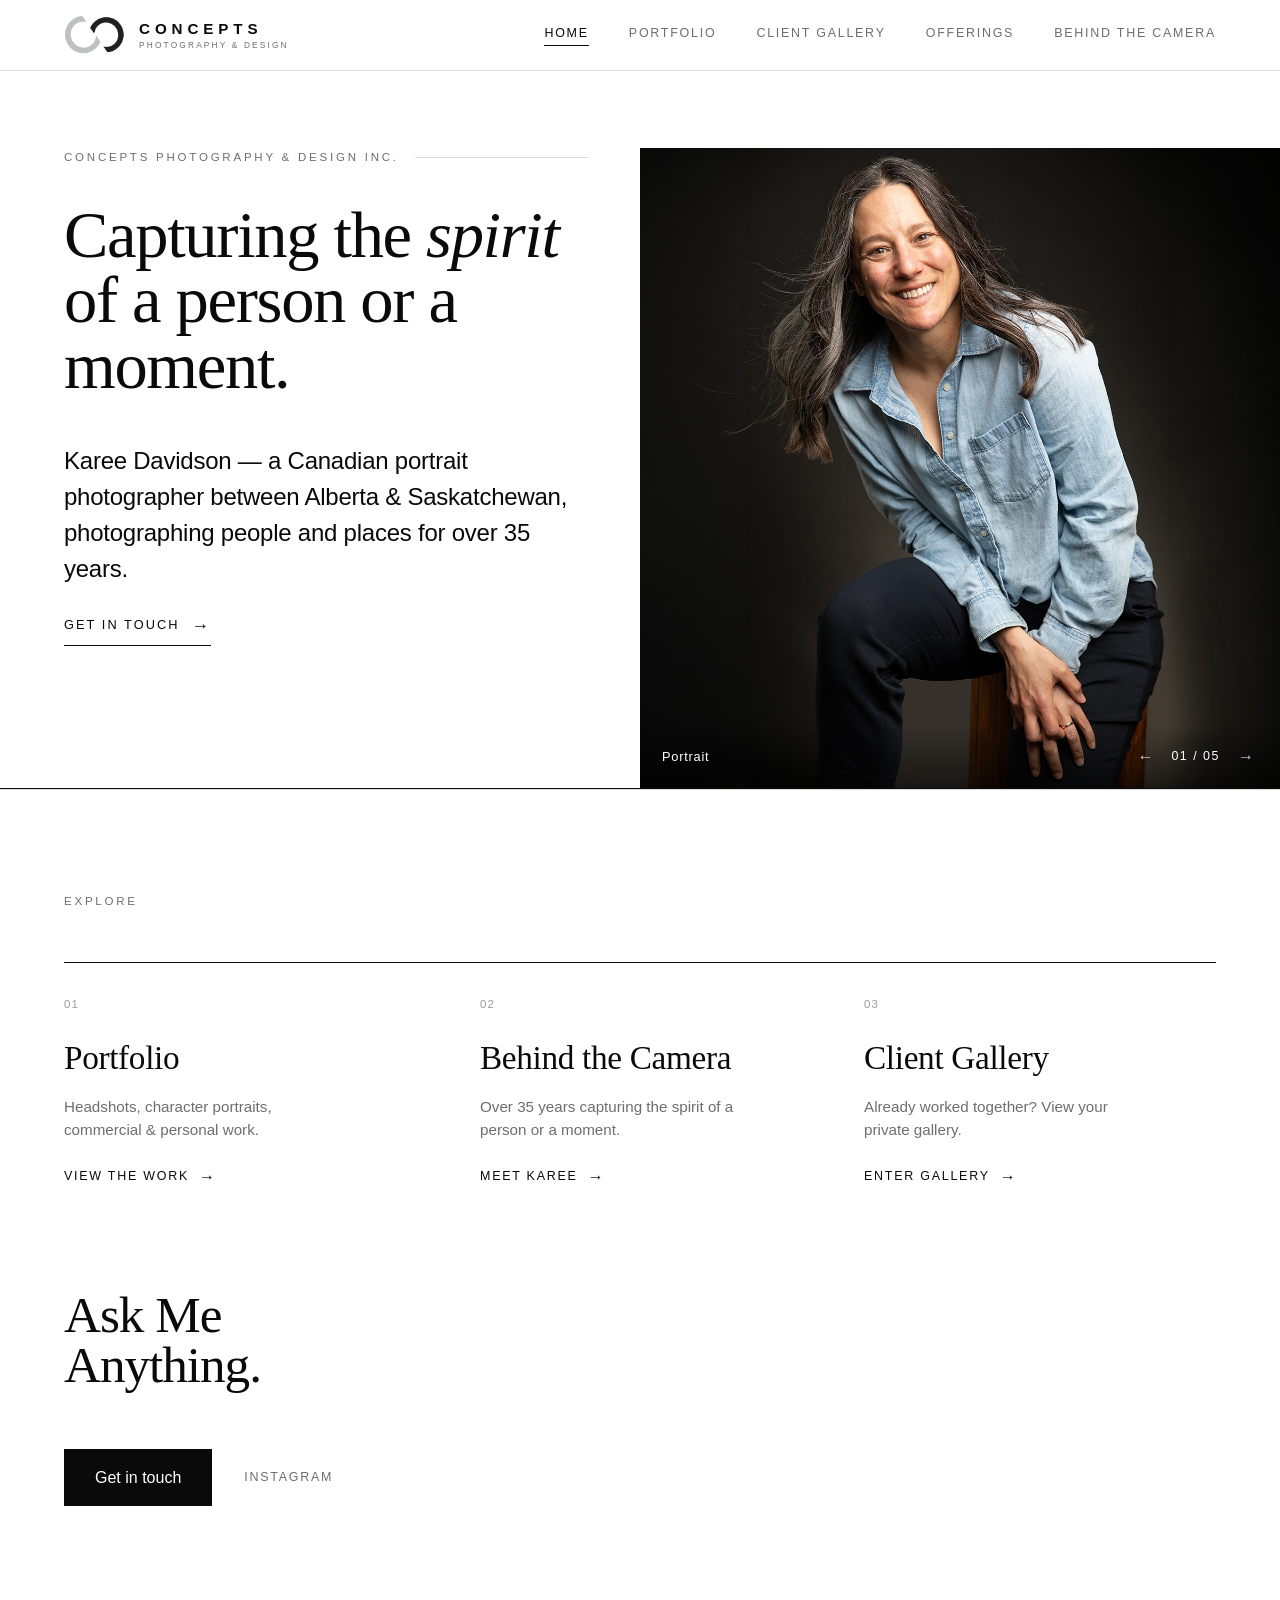
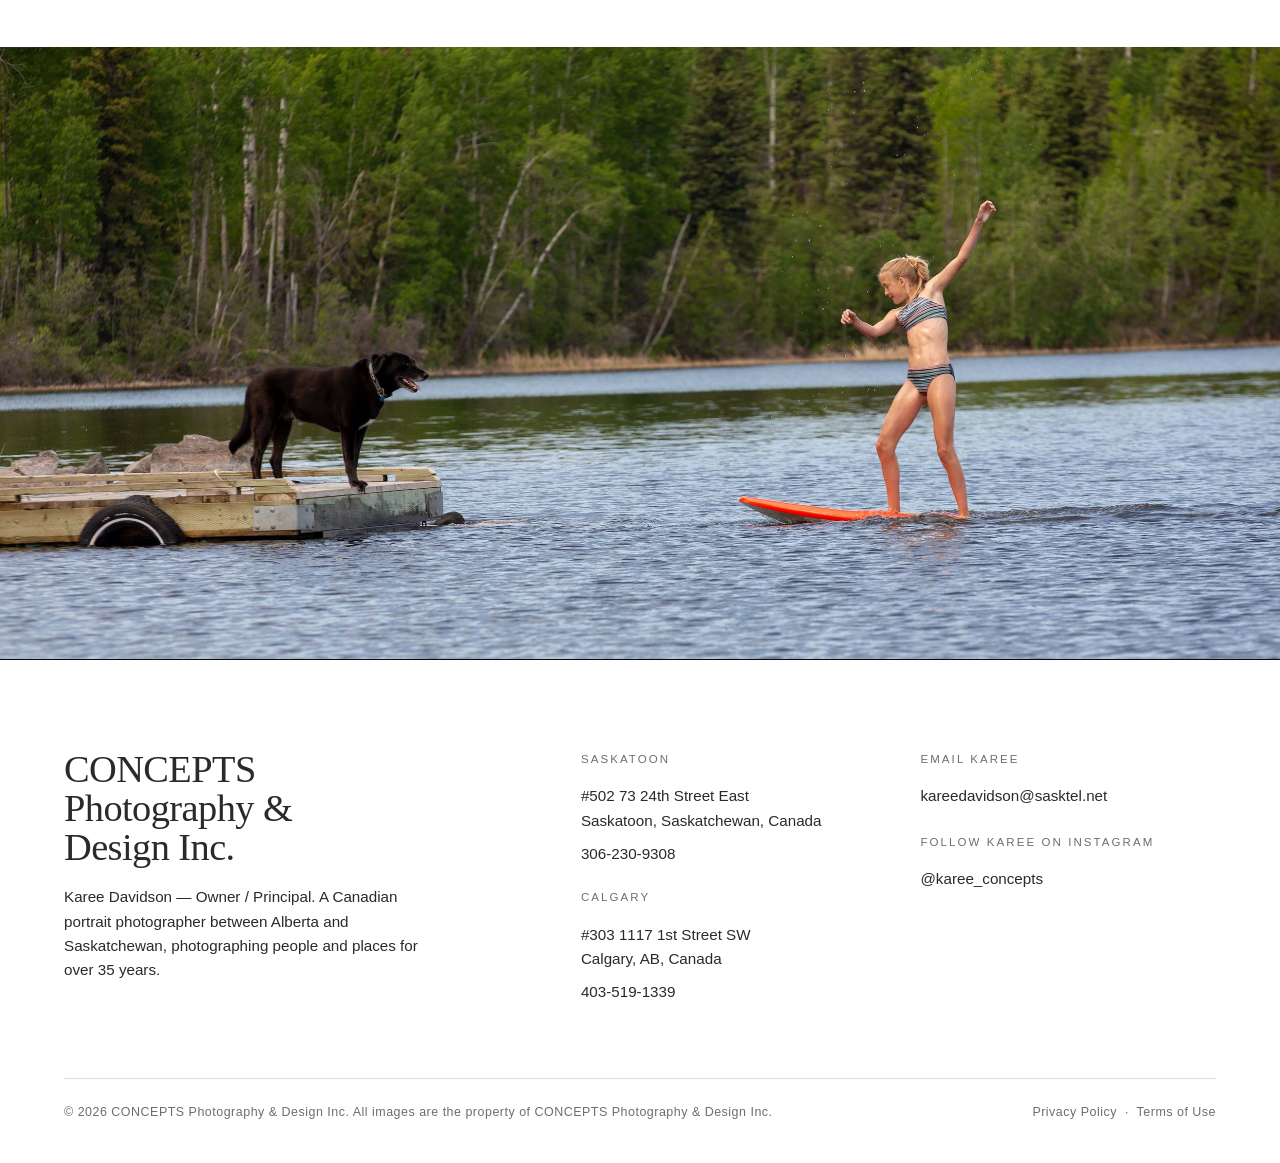
<file: index.html>
<!DOCTYPE html>
<html lang="en">
<head>
<meta charset="utf-8">
<meta name="viewport" content="width=device-width, initial-scale=1">
<title>CONCEPTS Photography &amp; Design Inc. | Karee Davidson &mdash; Alberta &amp; Saskatchewan</title>
<meta name="description" content="Karee Davidson is a Canadian portrait photographer who divides her time between Alberta and Saskatchewan, photographing people and places for over 35 years.">
<meta name="keywords" content="Karee Davidson, CONCEPTS Photography, portrait photographer Saskatoon, portrait photographer Calgary, headshots, commercial photography">
<link rel="canonical" href="https://conceptsphoto.ca/">
<meta name="robots" content="index, follow">
<meta name="author" content="Karee Davidson, CONCEPTS Photography &amp; Design Inc.">
<meta property="og:type" content="website">
<meta property="og:title" content="CONCEPTS Photography &amp; Design Inc. | Karee Davidson">
<meta property="og:description" content="Canadian portrait photographer working between Alberta and Saskatchewan for over 35 years.">
<meta property="og:url" content="https://conceptsphoto.ca/">
<meta property="og:image" content="https://conceptsphoto.ca/images/hero-1.jpg">
<meta property="og:site_name" content="CONCEPTS Photography &amp; Design Inc.">
<meta name="twitter:card" content="summary_large_image">
<link rel="stylesheet" href="css/style.css?v=3">
<script type="application/ld+json">
{
  "@context": "https://schema.org",
  "@type": "ProfessionalService",
  "name": "CONCEPTS Photography & Design Inc.",
  "image": "https://conceptsphoto.ca/images/hero-1.jpg",
  "url": "https://conceptsphoto.ca/",
  "email": "kareedavidson@sasktel.net",
  "founder": "Karee Davidson",
  "sameAs": ["https://www.instagram.com/karee_concepts"],
  "areaServed": ["Saskatoon", "Calgary", "Saskatchewan", "Alberta", "Canada"],
  "address": [
    { "@type": "PostalAddress", "streetAddress": "#502 73 24th Street East", "addressLocality": "Saskatoon", "addressRegion": "SK", "addressCountry": "CA", "telephone": "+1-306-230-9308" },
    { "@type": "PostalAddress", "streetAddress": "#303 1117 1st Street SW", "addressLocality": "Calgary", "addressRegion": "AB", "addressCountry": "CA", "telephone": "+1-403-519-1339" }
  ]
}
</script>
</head>
<body>
<a class="skip" href="#main">Skip to content</a>
<header class="site-header">
  <div class="wrap-wide">
    <a class="wordmark" href="index.html" aria-label="CONCEPTS Photography & Design — Home"><img src="images/logo-mark.png" alt="" class="logo-mark" aria-hidden="true"><span class="logo-type">Concepts<small>Photography &amp; Design</small></span></a>
    <button class="nav-toggle" aria-label="Menu" aria-expanded="false" aria-controls="primary-nav"><span></span><span></span><span></span></button>
        <nav class="nav" id="primary-nav" aria-label="Primary">
      <a href="index.html" data-nav="index" class="active">Home</a>
      <a href="portfolio.html" data-nav="portfolio">Portfolio</a>
      <a href="gallery.html" data-nav="gallery">Client Gallery</a>
      <a href="offerings.html" data-nav="offerings">Offerings</a>
      <a href="behind-the-camera.html" data-nav="behind">Behind the Camera</a>
    </nav>
  </div>
</header>


<main id="main">

  <section class="hero" aria-label="Introduction">
    <div class="hero-text">
      <div class="kicker"><span class="label">CONCEPTS Photography &amp; Design Inc.</span></div>
      <div class="hero-headline">
        <!-- EDIT THE HOMEPAGE QUOTE HERE.
             Change the words between the <h1> tags. Wrap a word in <em>...</em> to italicize it.
             To change the SIZE, edit the number "5rem" below (bigger number = bigger text).
             Recommended range: 3rem (smaller) to 6rem (larger). -->
        <h1 class="display" style="font-size: clamp(2.4rem, 5.2vw, 5rem);">Capturing the <em>spirit</em> of a person or a moment.</h1>
      </div>
      <div class="hero-meta">
        <p class="lead">Karee Davidson &mdash; a Canadian portrait photographer between Alberta &amp; Saskatchewan, photographing people and places for over 35 years.</p>
        <a class="btn" href="contact.html">Get in touch <span class="arw">&rarr;</span></a>
      </div>
    </div>
    <div class="hero-frame">
      <div class="hero-track" id="hero-track">
        <div class="hero-slide"><img src="images/hero-1.jpg" alt="Portrait by Karee Davidson" loading="eager"></div>
      </div>
      <div class="frame-foot">
        <span class="cap" id="hero-cap">Featured work</span>
        <span class="count"><button type="button" id="hero-prev" aria-label="Previous">&larr;</button><span id="hero-count">01 / 06</span><button type="button" id="hero-next" aria-label="Next">&rarr;</button></span>
      </div>
    </div>
  </section>

  <section class="explore">
    <div class="wrap">
      <span class="label">Explore</span>
      <div class="explore-grid">
        <a class="explore-item" href="portfolio.html">
          <span class="explore-num">01</span>
          <span class="explore-title">Portfolio</span>
          <span class="explore-desc">Headshots, character portraits, commercial &amp; personal work.</span>
          <span class="explore-go">View the work <span class="arw">&rarr;</span></span>
        </a>
        <a class="explore-item" href="behind-the-camera.html">
          <span class="explore-num">02</span>
          <span class="explore-title">Behind the Camera</span>
          <span class="explore-desc">Over 35 years capturing the spirit of a person or a moment.</span>
          <span class="explore-go">Meet Karee <span class="arw">&rarr;</span></span>
        </a>
        <a class="explore-item" href="gallery.html">
          <span class="explore-num">03</span>
          <span class="explore-title">Client Gallery</span>
          <span class="explore-desc">Already worked together? View your private gallery.</span>
          <span class="explore-go">Enter gallery <span class="arw">&rarr;</span></span>
        </a>
      </div>
    </div>
  </section>

  <section class="statement">
    <div class="wrap">
      <p class="display" style="font-size: clamp(2.2rem, 4vw, 3.4rem);">Ask Me Anything.</p>
      <div class="row">
        <a class="btn-solid" href="contact.html">Get in touch</a>
        <span class="social-inline">
          <a href="https://www.instagram.com/karee_concepts" rel="noopener" target="_blank">Instagram</a>
        </span>
      </div>
    </div>
  </section>

  <div class="band tall">
    <img src="images/band-1.jpg" alt="Girl paddleboarding on a lake with a dog watching — photography by Karee Davidson" loading="lazy">
  </div>

</main>

<footer class="site-footer">
  <div class="wrap-wide">
    <div class="footer-top">
      <div>
        <p class="display-md">CONCEPTS Photography &amp; Design Inc.</p>
        <p style="margin-top:18px;max-width:44ch;color:#2a2a2a;">Karee Davidson &mdash; Owner / Principal. A Canadian portrait photographer between Alberta and Saskatchewan, photographing people and places for over 35 years.</p>
      </div>
      <div>
        <h4>Saskatoon</h4>
        <p>#502 73 24th Street East<br>Saskatoon, Saskatchewan, Canada</p>
        <a href="tel:+13062309308">306-230-9308</a>
        <h4 style="margin-top:22px;">Calgary</h4>
        <p>#303 1117 1st Street SW<br>Calgary, AB, Canada</p>
        <a href="tel:+14035191339">403-519-1339</a>
      </div>
      <div>
        <h4>email Karee</h4>
        <a href="mailto:kareedavidson@sasktel.net">kareedavidson@sasktel.net</a>
        <h4 style="margin-top:24px;">follow Karee on Instagram</h4>
        <a href="https://www.instagram.com/karee_concepts" rel="noopener" target="_blank">@karee_concepts</a>
      </div>
    </div>
    <div class="footer-bottom">
      <span>&copy; <span class="year">2026</span> CONCEPTS Photography &amp; Design Inc. All images are the property of CONCEPTS Photography &amp; Design Inc.</span>
      <span><a href="privacy.html">Privacy Policy</a> &nbsp;&middot;&nbsp; <a href="terms.html">Terms of Use</a></span>
    </div>
  </div>
</footer>

<script src="js/main.js"></script>
</body>
</html>
</file>
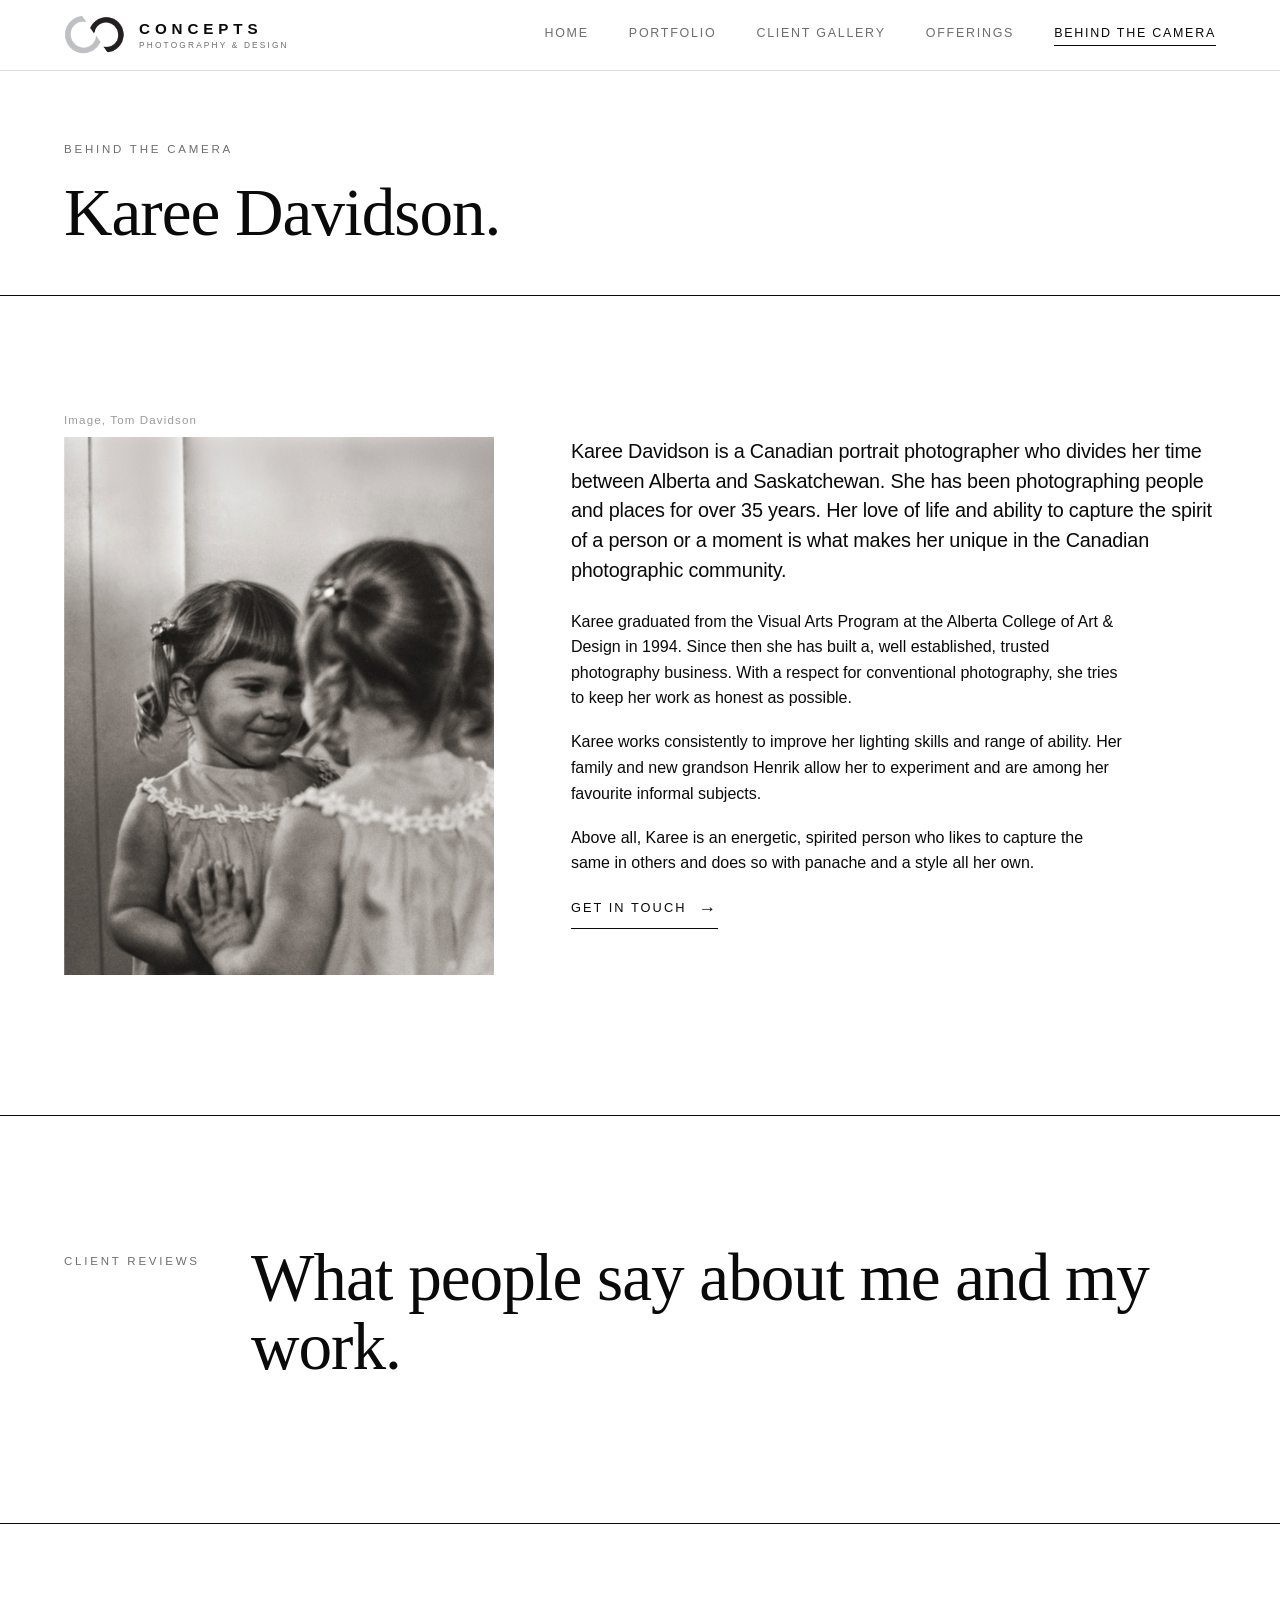
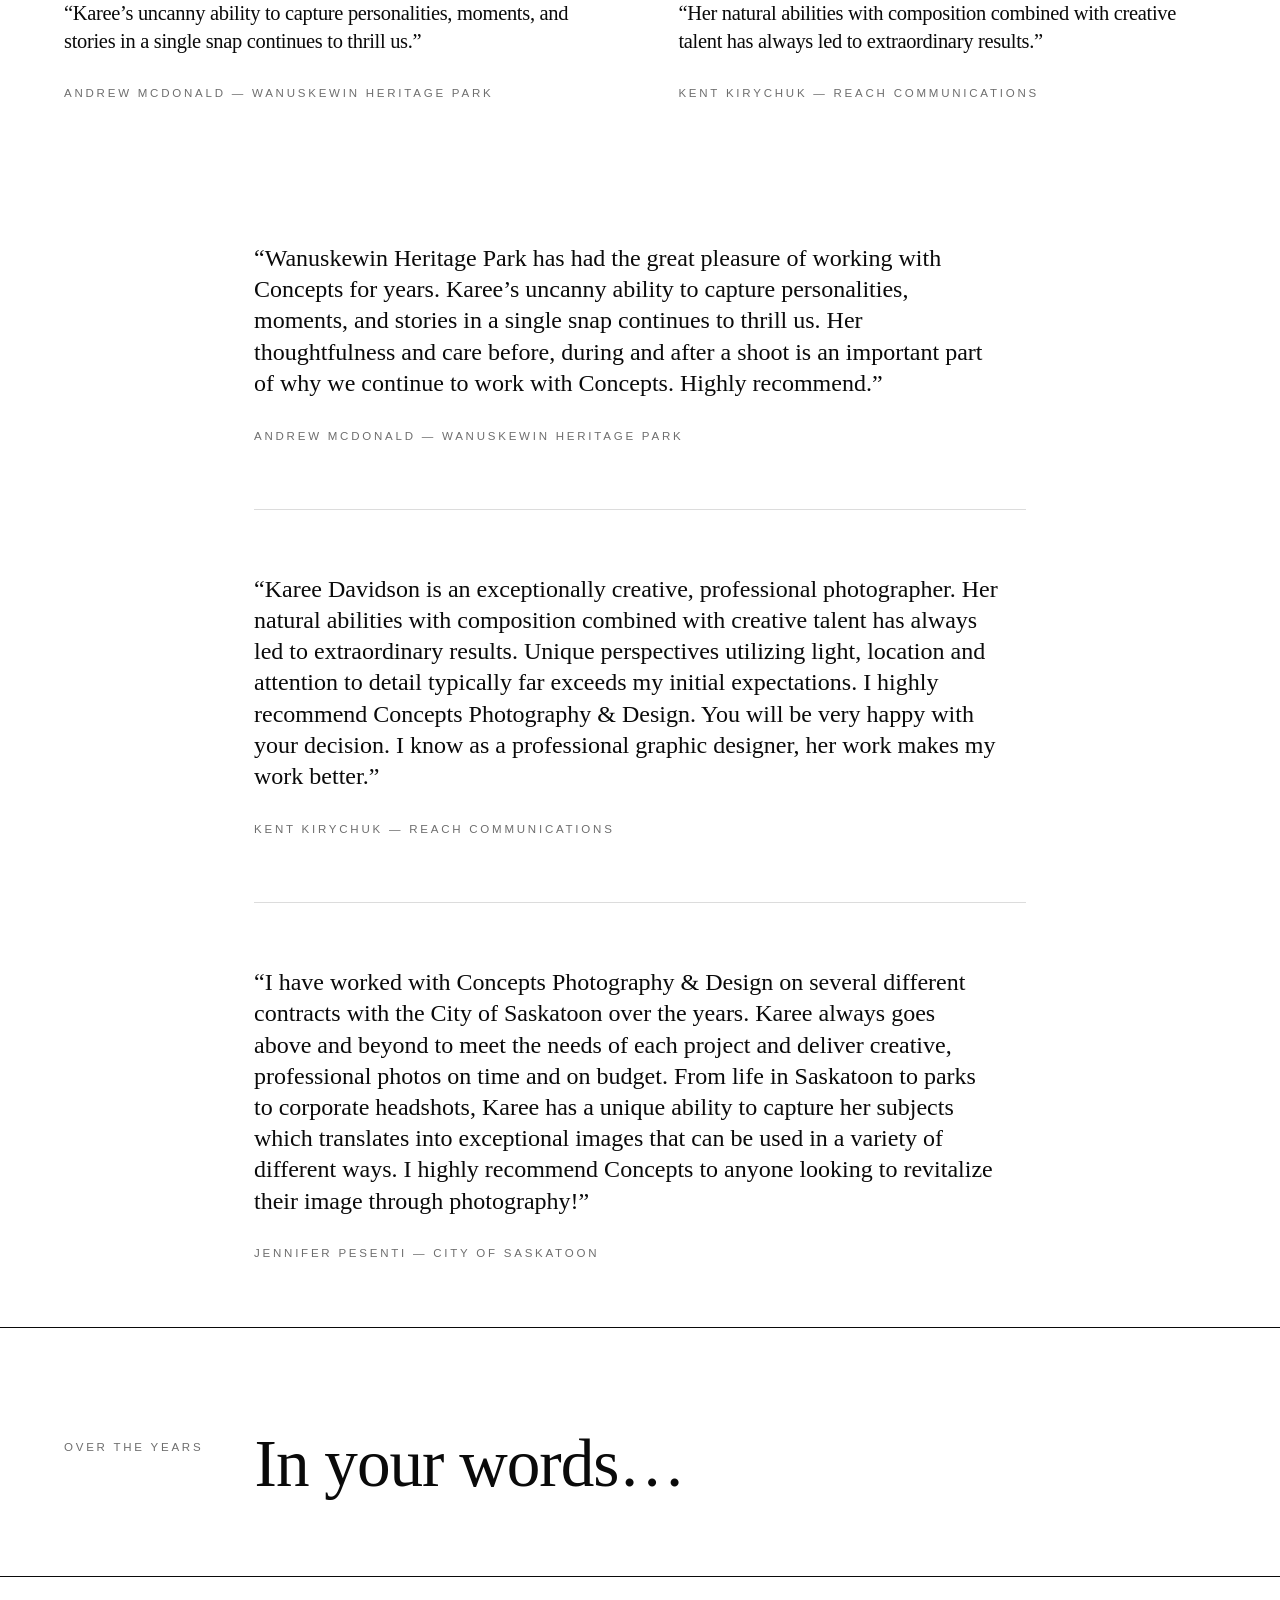
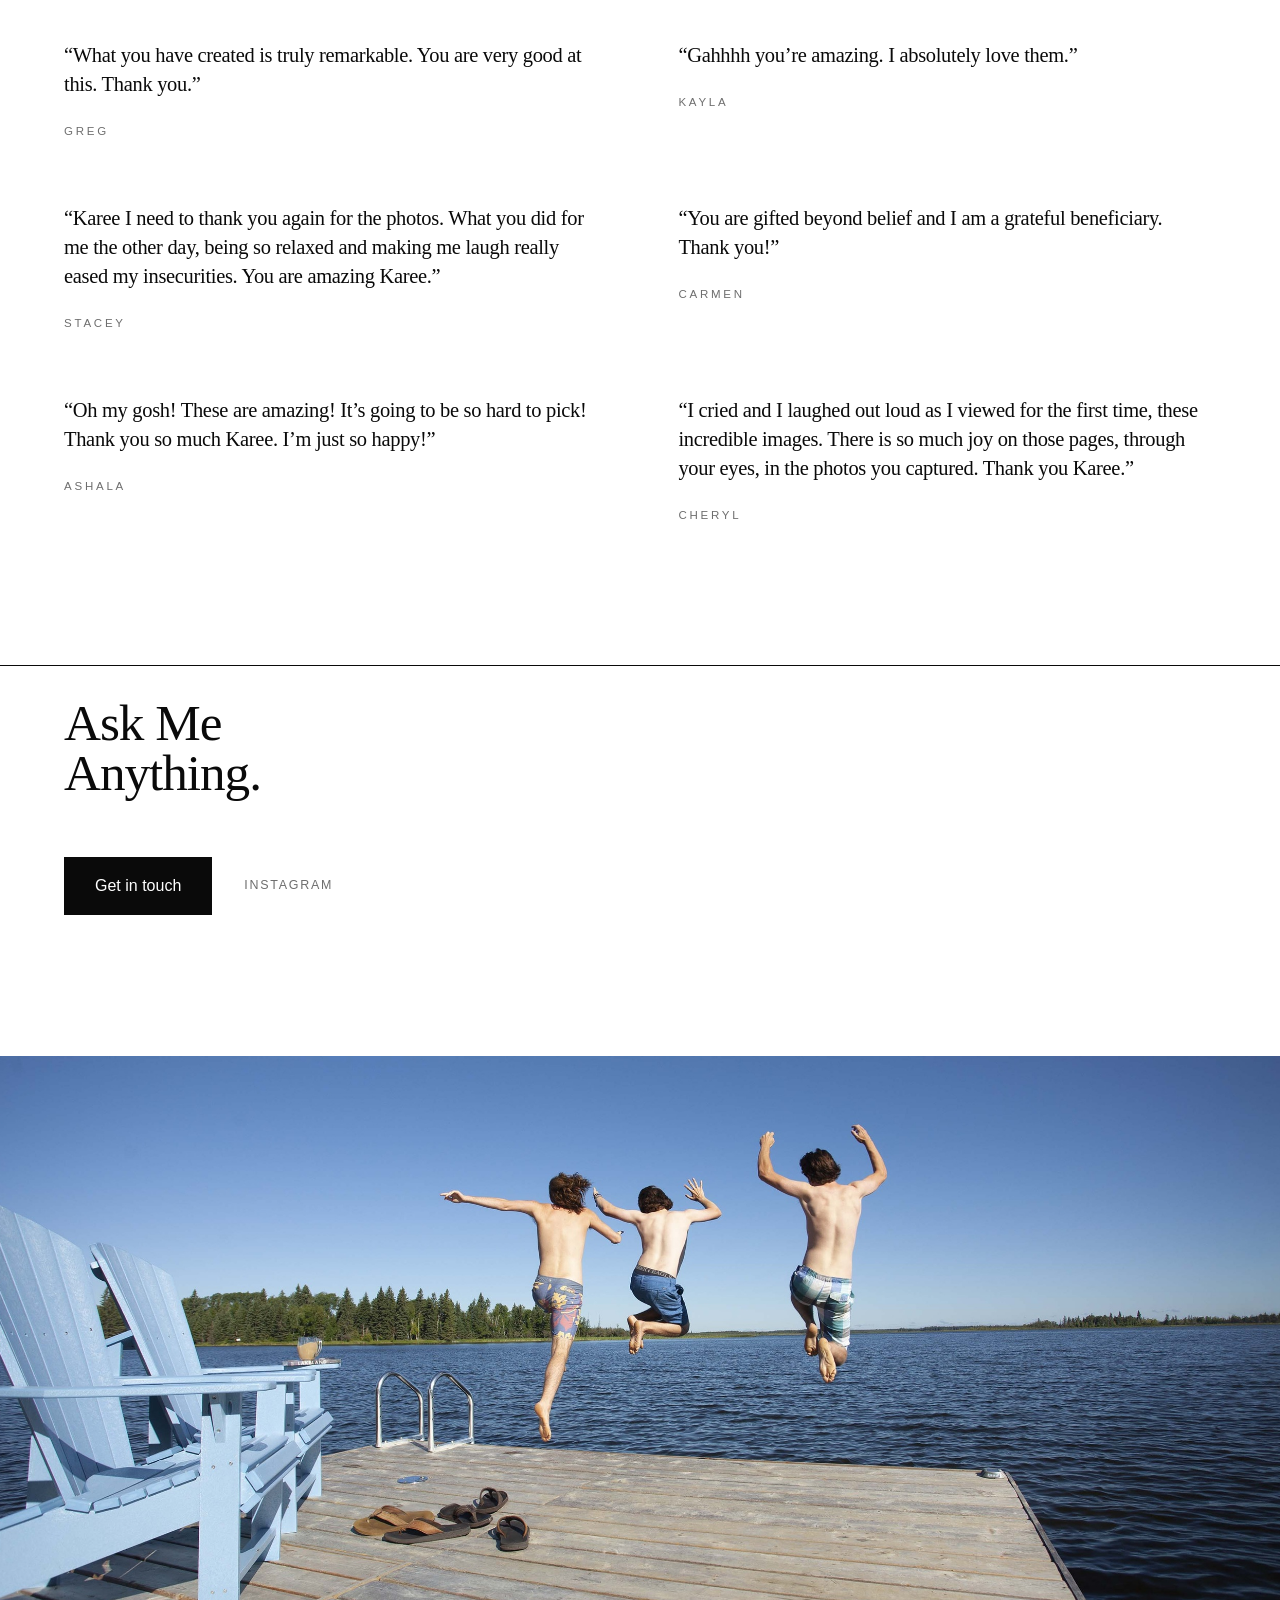
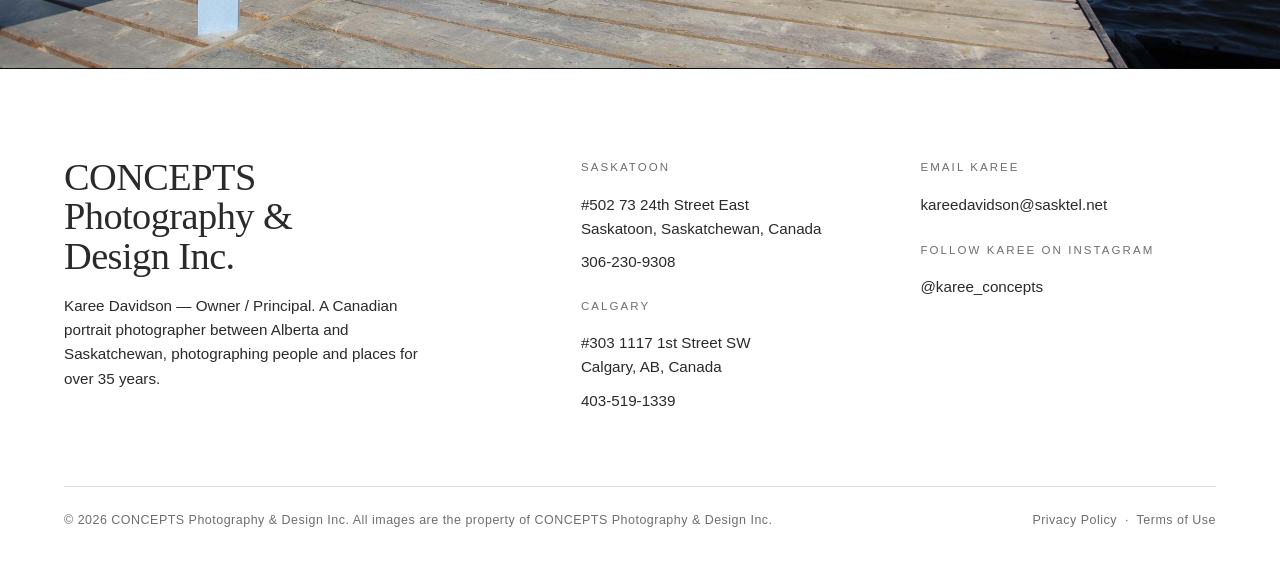
<file: about.html>
<!DOCTYPE html>
<html lang="en">
<head>
<meta charset="utf-8">
<meta http-equiv="refresh" content="0; url=behind-the-camera.html">
<link rel="canonical" href="https://conceptsphoto.ca/behind-the-camera.html">
<title>Redirecting&hellip;</title>
<script>window.location.replace("behind-the-camera.html");</script>
</head>
<body>
<p>This page has moved. <a href="behind-the-camera.html">Continue &rarr;</a></p>
</body>
</html>
</file>
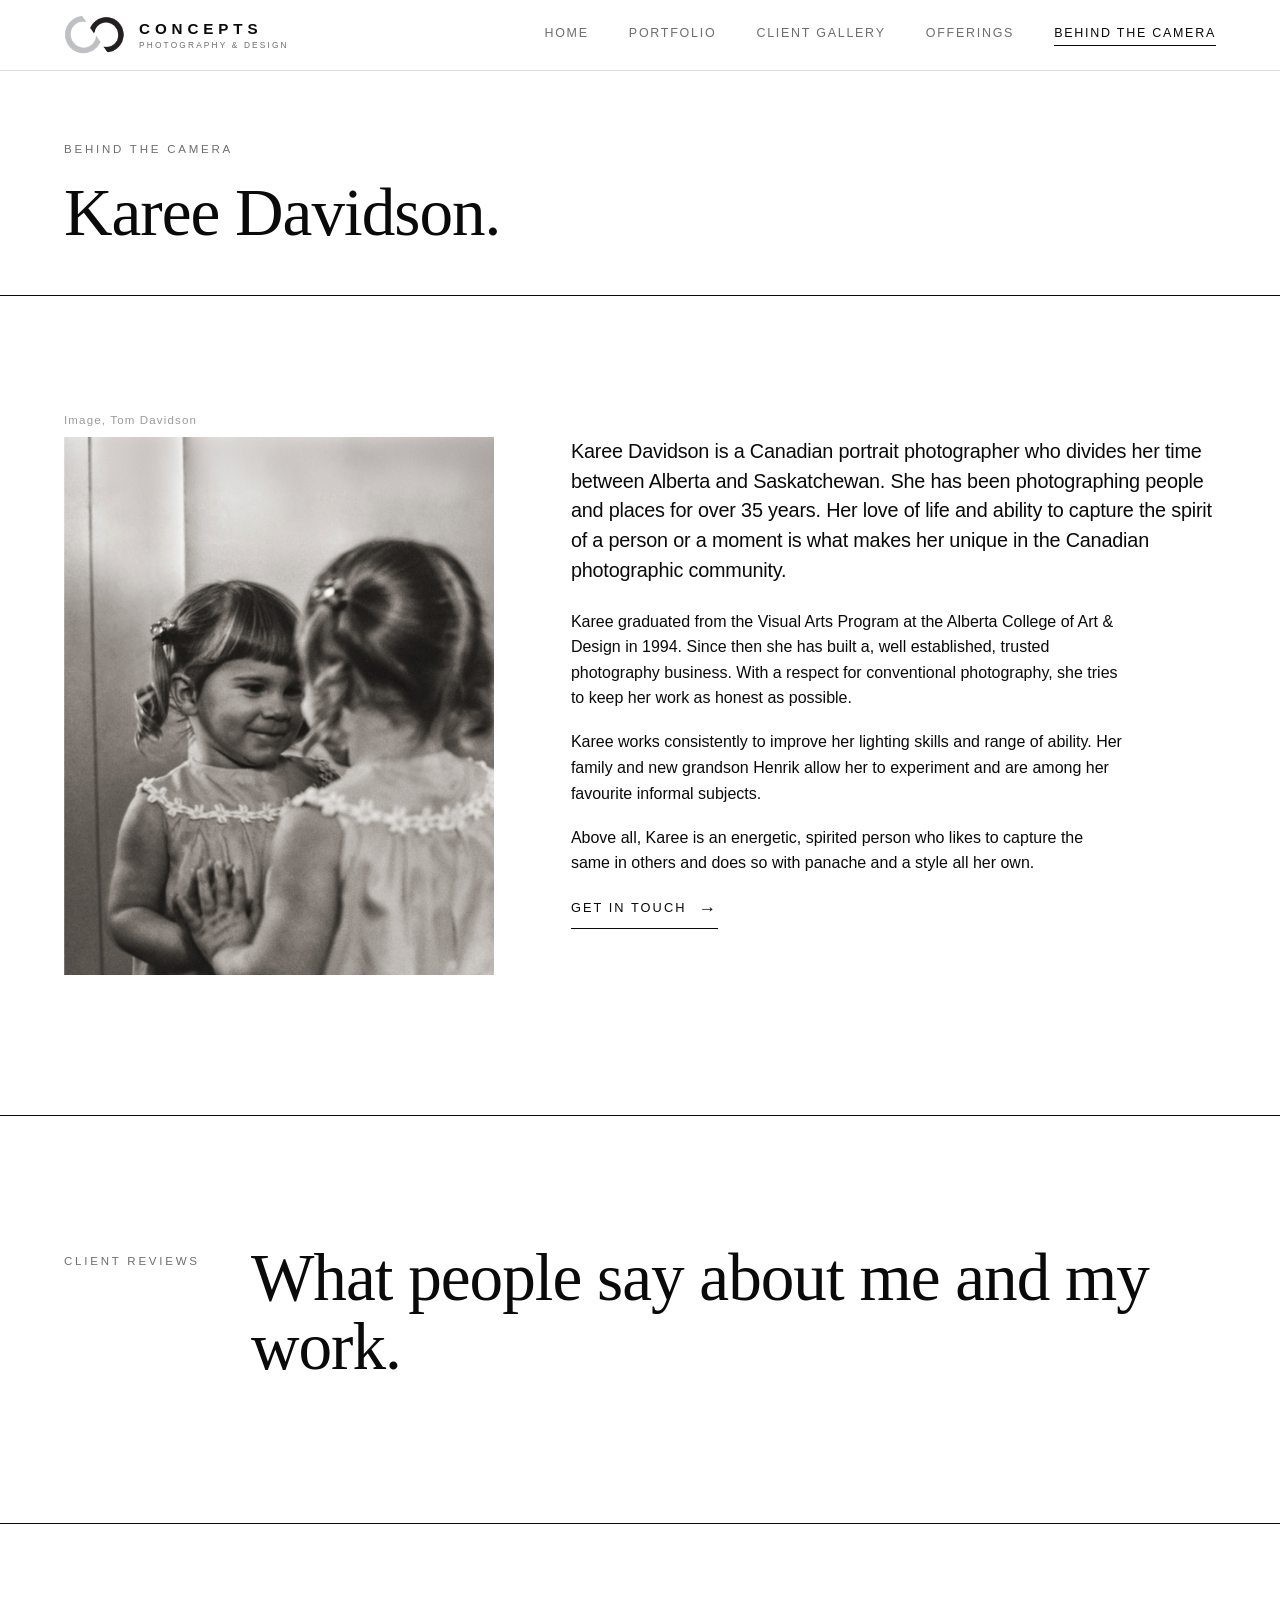
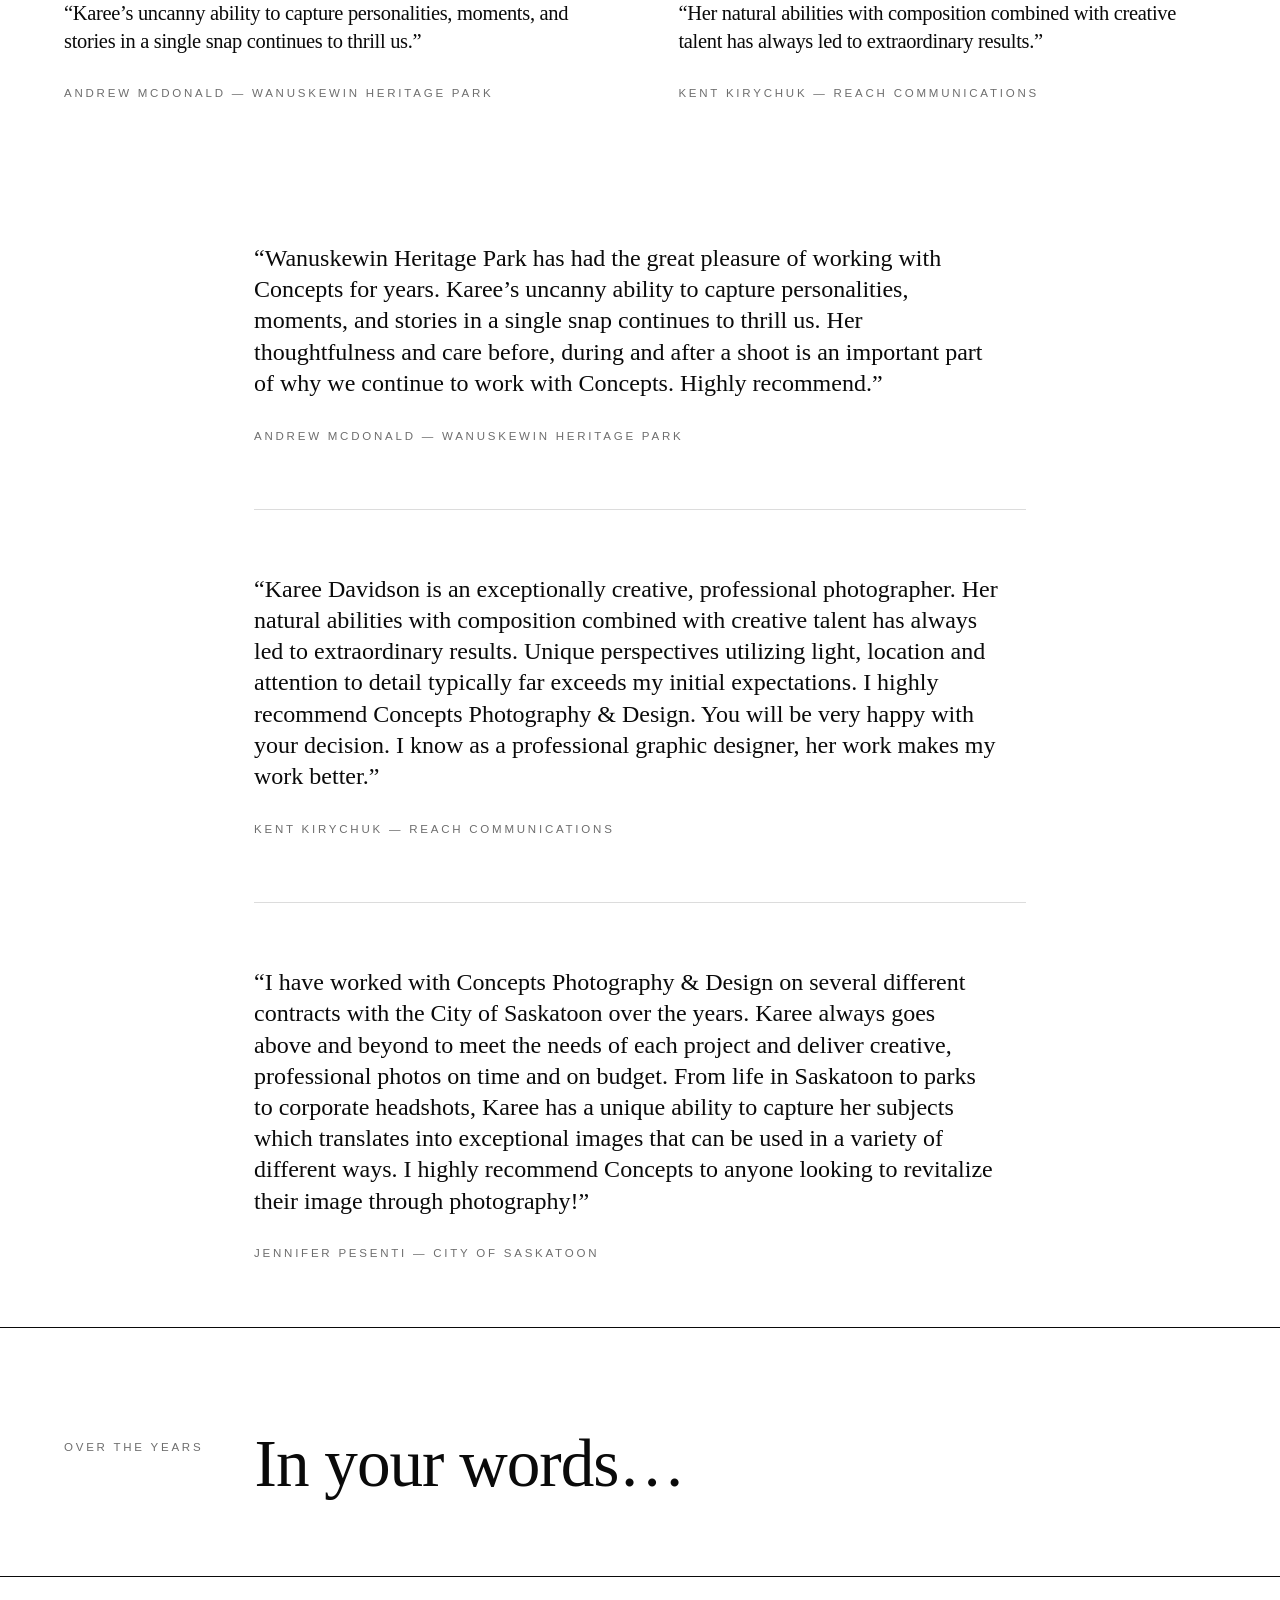
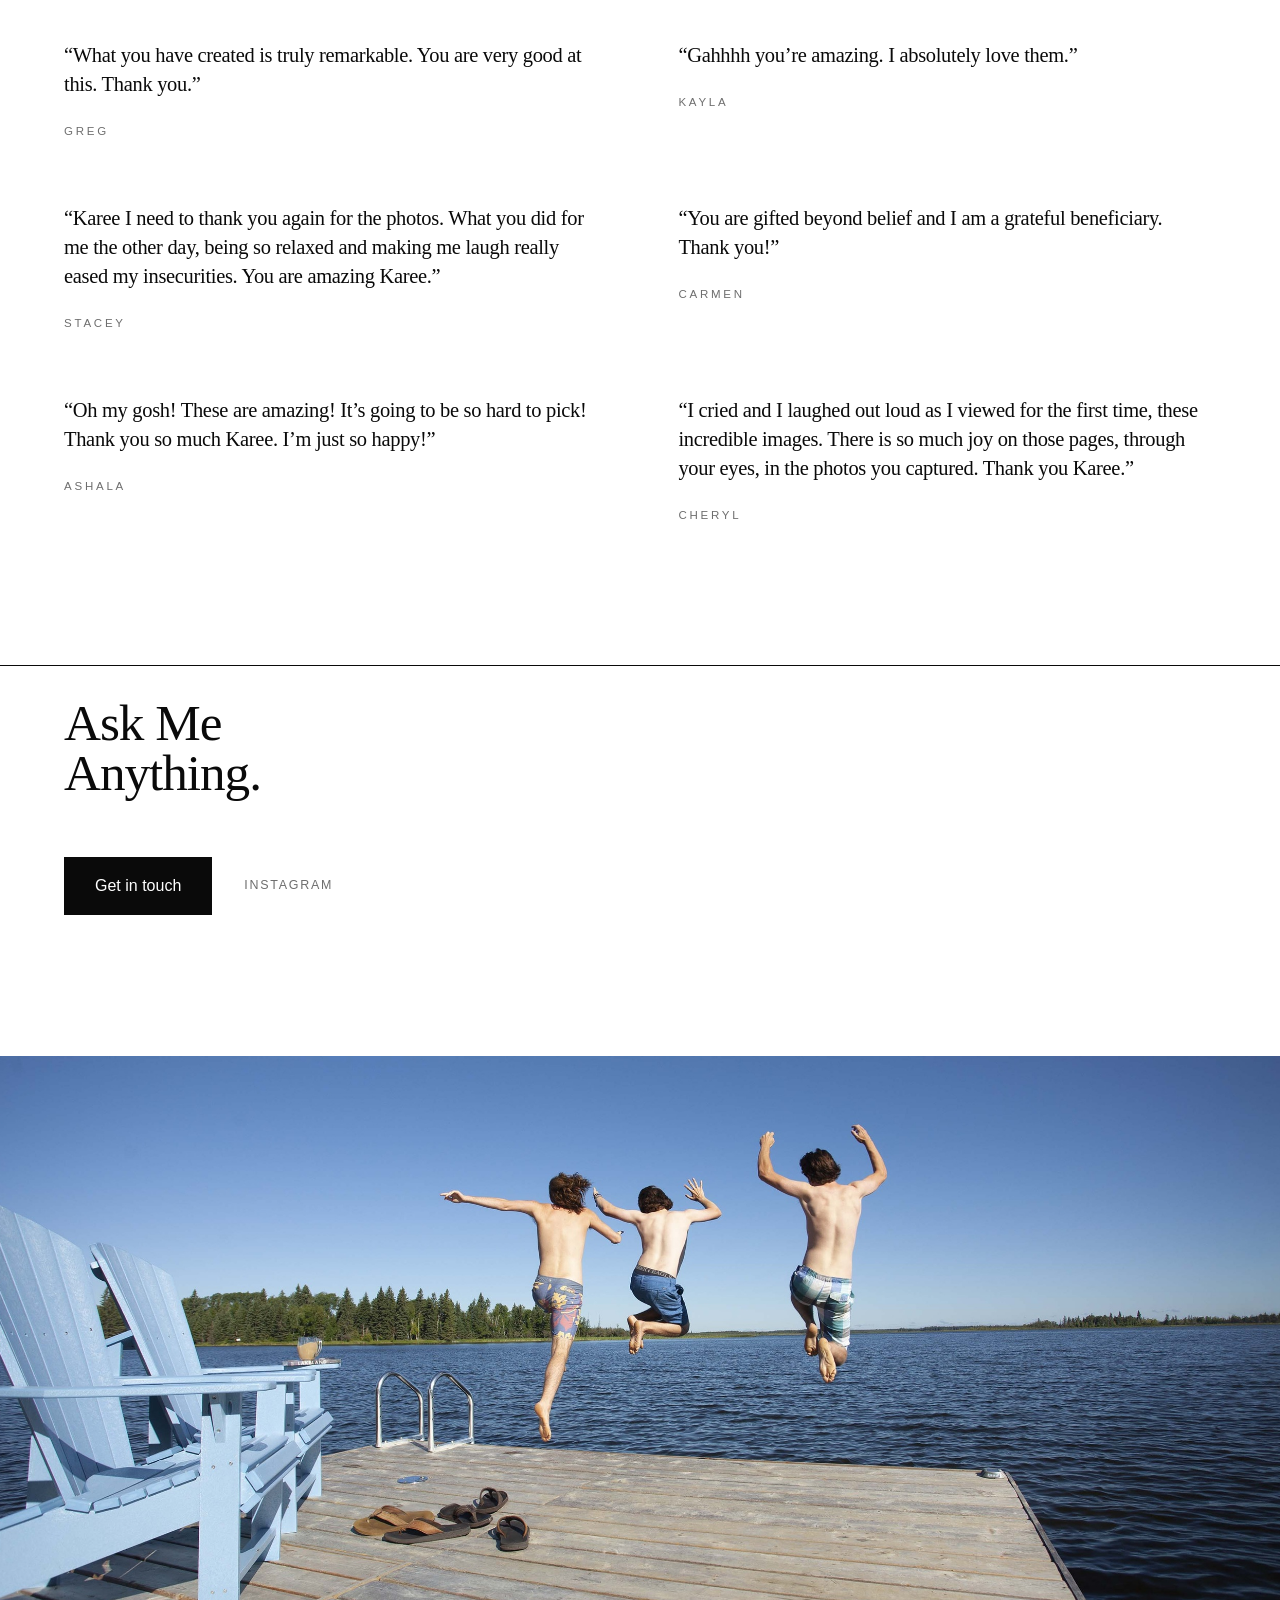
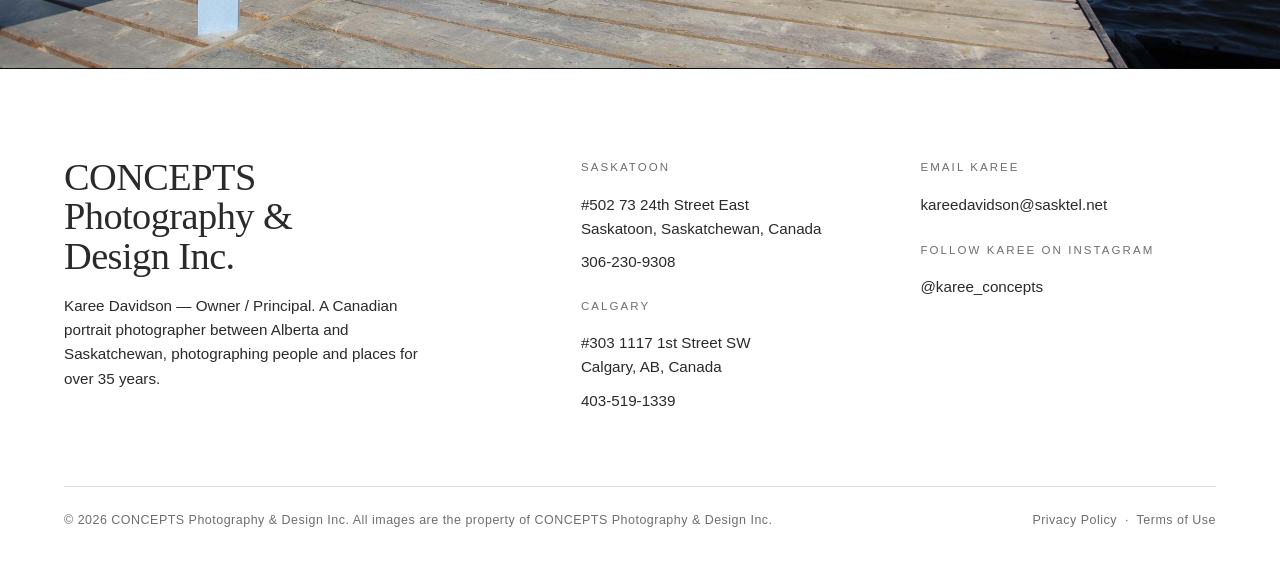
<file: behind-the-camera.html>
<!DOCTYPE html>
<html lang="en">
<head>
<meta charset="utf-8">
<meta name="viewport" content="width=device-width, initial-scale=1">
<title>Behind the Camera | Karee Davidson &mdash; CONCEPTS Photography &amp; Design Inc.</title>
<meta name="description" content="Karee Davidson is a Canadian portrait photographer working between Calgary and Saskatoon, photographing people and places for over 35 years.">
<link rel="canonical" href="https://conceptsphoto.ca/behind-the-camera.html">
<meta name="robots" content="index, follow">
<meta property="og:title" content="Meet Karee Davidson | CONCEPTS Photography &amp; Design Inc.">
<meta property="og:description" content="Canadian portrait photographer working between Calgary and Saskatoon for over 35 years.">
<meta property="og:image" content="https://conceptsphoto.ca/images/portrait-karee.jpg">
<link rel="stylesheet" href="css/style.css?v=3">
</head>
<body>
<a class="skip" href="#main">Skip to content</a>
<header class="site-header">
  <div class="wrap-wide">
    <a class="wordmark" href="index.html" aria-label="CONCEPTS Photography & Design — Home"><img src="images/logo-mark.png" alt="" class="logo-mark" aria-hidden="true"><span class="logo-type">Concepts<small>Photography &amp; Design</small></span></a>
    <button class="nav-toggle" aria-label="Menu" aria-expanded="false" aria-controls="primary-nav"><span></span><span></span><span></span></button>
        <nav class="nav" id="primary-nav" aria-label="Primary">
      <a href="index.html" data-nav="index">Home</a>
      <a href="portfolio.html" data-nav="portfolio">Portfolio</a>
      <a href="gallery.html" data-nav="gallery">Client Gallery</a>
      <a href="offerings.html" data-nav="offerings">Offerings</a>
      <a href="behind-the-camera.html" data-nav="behind" class="active">Behind the Camera</a>
    </nav>
  </div>
</header>

<main id="main">
  <div class="page-hero">
    <div class="wrap">
      <span class="label">Behind the Camera</span>
      <h1 class="display-md" style="font-size: clamp(2rem, 5.5vw, 4.2rem);">Karee Davidson.</h1>
    </div>
  </div>

  <section>
    <div class="wrap about-grid">
      <div class="figure"><span class="index-num">Image, Tom Davidson</span><img src="images/portrait-karee.jpg" alt="Karee Davidson as a child"></div>
      <div class="about-copy">
        <p class="lead" style="font-size:clamp(1.05rem,1.55vw,1.25rem);">Karee Davidson is a Canadian portrait photographer who divides her time between Alberta and Saskatchewan. She has been photographing people and places for over 35 years. Her love of life and ability to capture the spirit of a person or a moment is what makes her unique in the Canadian photographic community.</p>
        <p>Karee graduated from the Visual Arts Program at the Alberta College of Art &amp; Design in 1994. Since then she has built a, well established, trusted photography business. With a respect for conventional photography, she tries to keep her work as honest as possible.</p>
        <p>Karee works consistently to improve her lighting skills and range of ability. Her family and new grandson Henrik allow her to experiment and are among her favourite informal subjects.</p>
        <p>Above all, Karee is an energetic, spirited person who likes to capture the same in others and does so with panache and a style all her own.</p>
        <a class="btn" href="contact.html">Get in touch <span class="arw">&rarr;</span></a>
      </div>
    </div>
  </section>

  <section class="pullquote" style="border-bottom:0;padding-top:clamp(56px,8vw,110px);">
    <div class="wrap">
      <div class="section-head" style="margin-top:clamp(12px,2vw,28px);"><span class="label">Client reviews</span><p class="display-md">What people say about me and my work.</p></div>
    </div>
    <div class="wrap quote-two" style="border-top:1px solid var(--hairline-strong);padding-top:clamp(48px,6vw,80px);">
      <blockquote>
        <p class="q">&ldquo;Karee&rsquo;s uncanny ability to capture personalities, moments, and stories in a single snap continues to thrill us.&rdquo;</p>
        <cite class="label">Andrew McDonald &mdash; Wanuskewin Heritage Park</cite>
      </blockquote>
      <blockquote>
        <p class="q">&ldquo;Her natural abilities with composition combined with creative talent has always led to extraordinary results.&rdquo;</p>
        <cite class="label">Kent Kirychuk &mdash; Reach Communications</cite>
      </blockquote>
    </div>
  </section>

  <section style="padding-top:0;padding-bottom:clamp(40px,5vw,64px);">
    <div class="wrap" style="max-width:900px;">
      <blockquote style="margin:0 0 clamp(40px,5vw,64px);max-width:none;">
        <p class="q" style="font-family:var(--serif);font-size:clamp(1.1rem,1.9vw,1.5rem);line-height:1.3;">&ldquo;Wanuskewin Heritage Park has had the great pleasure of working with Concepts for years. Karee&rsquo;s uncanny ability to capture personalities, moments, and stories in a single snap continues to thrill us. Her thoughtfulness and care before, during and after a shoot is an important part of why we continue to work with Concepts. Highly recommend.&rdquo;</p>
        <cite class="label" style="display:block;margin-top:20px;font-style:normal;">Andrew McDonald &mdash; Wanuskewin Heritage Park</cite>
      </blockquote>
      <blockquote style="margin:0 0 clamp(40px,5vw,64px);border-top:1px solid var(--hairline);padding-top:clamp(40px,5vw,64px);max-width:none;">
        <p class="q" style="font-family:var(--serif);font-size:clamp(1.1rem,1.9vw,1.5rem);line-height:1.3;">&ldquo;Karee Davidson is an exceptionally creative, professional photographer. Her natural abilities with composition combined with creative talent has always led to extraordinary results. Unique perspectives utilizing light, location and attention to detail typically far exceeds my initial expectations. I highly recommend Concepts Photography &amp; Design. You will be very happy with your decision. I know as a professional graphic designer, her work makes my work better.&rdquo;</p>
        <cite class="label" style="display:block;margin-top:20px;font-style:normal;">Kent Kirychuk &mdash; Reach Communications</cite>
      </blockquote>
      <blockquote style="margin:0;border-top:1px solid var(--hairline);padding-top:clamp(40px,5vw,64px);max-width:none;">
        <p class="q" style="font-family:var(--serif);font-size:clamp(1.1rem,1.9vw,1.5rem);line-height:1.3;">&ldquo;I have worked with Concepts Photography &amp; Design on several different contracts with the City of Saskatoon over the years. Karee always goes above and beyond to meet the needs of each project and deliver creative, professional photos on time and on budget. From life in Saskatoon to parks to corporate headshots, Karee has a unique ability to capture her subjects which translates into exceptional images that can be used in a variety of different ways. I highly recommend Concepts to anyone looking to revitalize their image through photography!&rdquo;</p>
        <cite class="label" style="display:block;margin-top:20px;font-style:normal;">Jennifer Pesenti &mdash; City of Saskatoon</cite>
      </blockquote>
    </div>
  </section>

  <section class="pullquote" style="padding-top:clamp(48px,6vw,80px);">
    <div class="wrap">
      <div class="section-head" style="margin-bottom:0;margin-top:clamp(12px,2vw,28px);"><span class="label">Over the years</span><p class="display-md">In your words&hellip;</p></div>
    </div>
    <div class="wrap" style="border-top:1px solid var(--hairline-strong);padding-top:clamp(40px,5vw,64px);">
      <div class="kind-grid">
        <blockquote><p class="q">&ldquo;What you have created is truly remarkable. You are very good at this. Thank you.&rdquo;</p><cite class="label">Greg</cite></blockquote>
        <blockquote><p class="q">&ldquo;Gahhhh you&rsquo;re amazing. I absolutely love them.&rdquo;</p><cite class="label">Kayla</cite></blockquote>
        <blockquote><p class="q">&ldquo;Karee I need to thank you again for the photos. What you did for me the other day, being so relaxed and making me laugh really eased my insecurities. You are amazing Karee.&rdquo;</p><cite class="label">Stacey</cite></blockquote>
        <blockquote><p class="q">&ldquo;You are gifted beyond belief and I am a grateful beneficiary. Thank you!&rdquo;</p><cite class="label">Carmen</cite></blockquote>
        <blockquote><p class="q">&ldquo;Oh my gosh! These are amazing! It&rsquo;s going to be so hard to pick! Thank you so much Karee. I&rsquo;m just so happy!&rdquo;</p><cite class="label">Ashala</cite></blockquote>
        <blockquote><p class="q">&ldquo;I cried and I laughed out loud as I viewed for the first time, these incredible images. There is so much joy on those pages, through your eyes, in the photos you captured. Thank you Karee.&rdquo;</p><cite class="label">Cheryl</cite></blockquote>
      </div>
    </div>
  </section>

  <section class="statement">
    <div class="wrap">
      <p class="display" style="font-size: clamp(2.2rem, 4vw, 3.4rem);">Ask Me Anything.</p>
      <div class="row"><a class="btn-solid" href="contact.html">Get in touch</a>
        <span class="social-inline"><a href="https://www.instagram.com/karee_concepts" rel="noopener" target="_blank">Instagram</a></span>
      </div>
    </div>
  </section>

  <div class="band tall">
    <img src="images/band-2.jpg" alt="Three boys jumping off a dock into a lake — photography by Karee Davidson" loading="lazy">
  </div>
</main>
<footer class="site-footer">
  <div class="wrap-wide">
    <div class="footer-top">
      <div>
        <p class="display-md">CONCEPTS Photography &amp; Design Inc.</p>
        <p style="margin-top:18px;max-width:44ch;color:#2a2a2a;">Karee Davidson &mdash; Owner / Principal. A Canadian portrait photographer between Alberta and Saskatchewan, photographing people and places for over 35 years.</p>
      </div>
      <div>
        <h4>Saskatoon</h4>
        <p>#502 73 24th Street East<br>Saskatoon, Saskatchewan, Canada</p>
        <a href="tel:+13062309308">306-230-9308</a>
        <h4 style="margin-top:22px;">Calgary</h4>
        <p>#303 1117 1st Street SW<br>Calgary, AB, Canada</p>
        <a href="tel:+14035191339">403-519-1339</a>
      </div>
      <div>
        <h4>email Karee</h4>
        <a href="mailto:kareedavidson@sasktel.net">kareedavidson@sasktel.net</a>
        <h4 style="margin-top:24px;">follow Karee on Instagram</h4>
        <a href="https://www.instagram.com/karee_concepts" rel="noopener" target="_blank">@karee_concepts</a>
      </div>
    </div>
    <div class="footer-bottom">
      <span>&copy; <span class="year">2026</span> CONCEPTS Photography &amp; Design Inc. All images are the property of CONCEPTS Photography &amp; Design Inc.</span>
      <span><a href="privacy.html">Privacy Policy</a> &nbsp;&middot;&nbsp; <a href="terms.html">Terms of Use</a></span>
    </div>
  </div>
</footer>

<script src="js/main.js"></script>
</body>
</html>
</file>
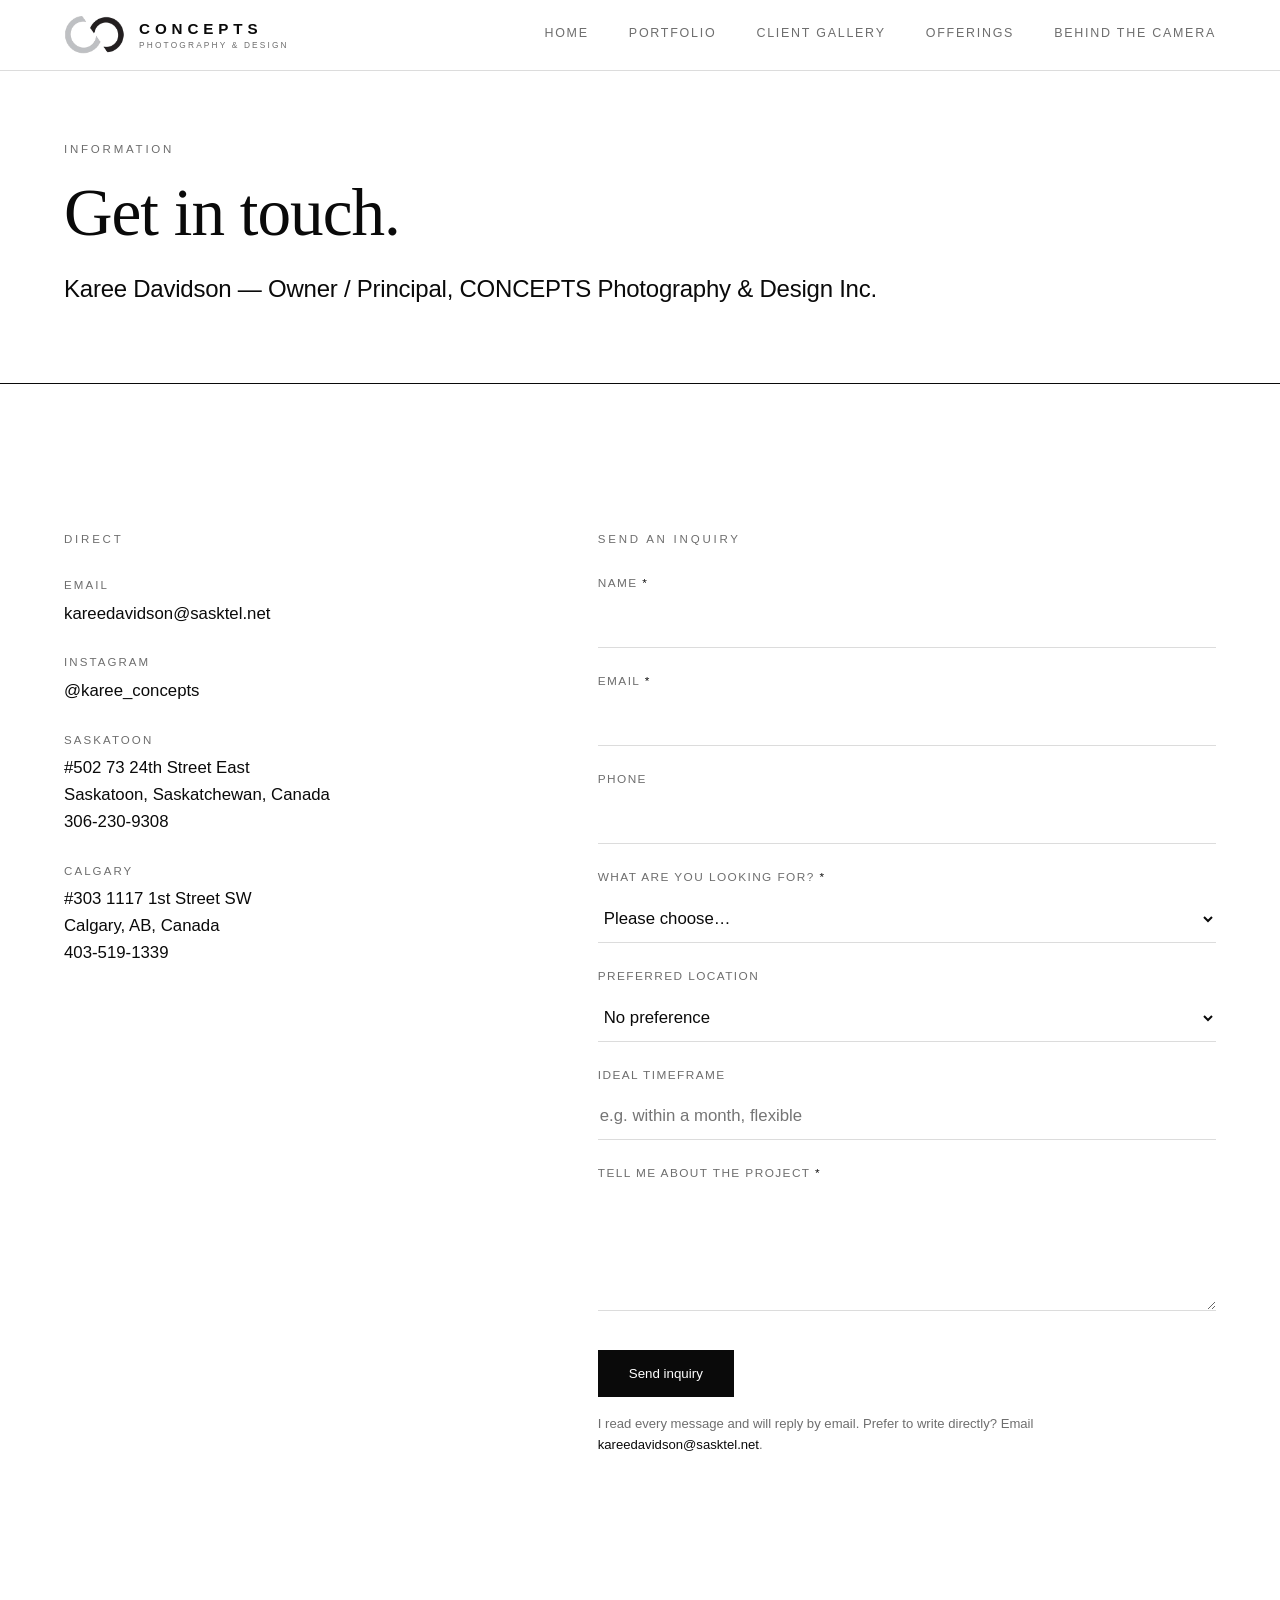
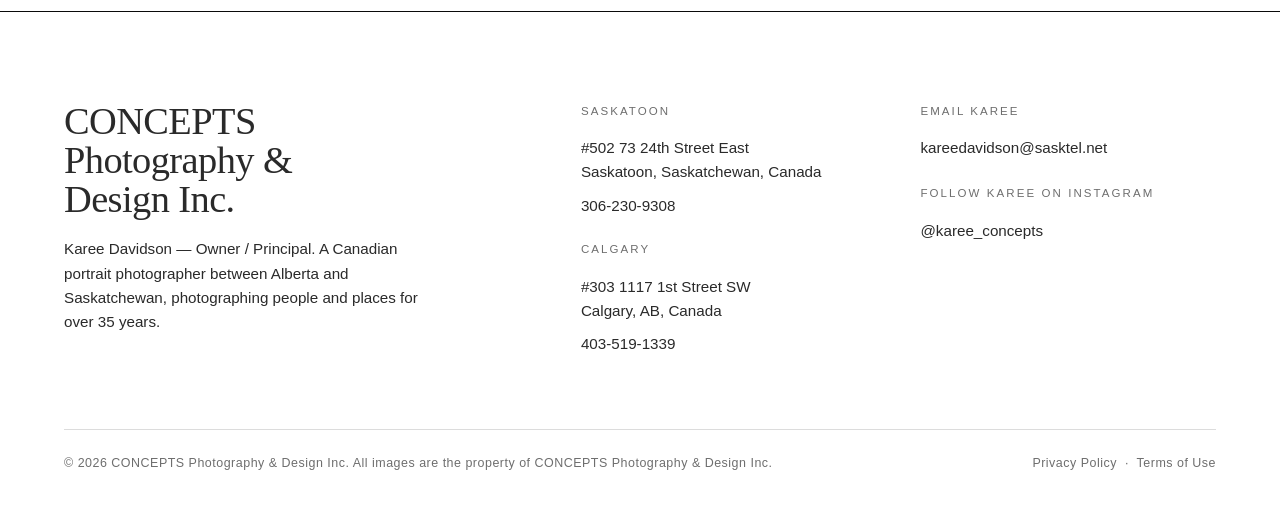
<file: contact.html>
<!DOCTYPE html>
<html lang="en">
<head>
<meta charset="utf-8">
<meta name="viewport" content="width=device-width, initial-scale=1">
<title>Contact | CONCEPTS Photography &amp; Design Inc. &mdash; Karee Davidson</title>
<meta name="description" content="Contact Karee Davidson, CONCEPTS Photography &amp; Design Inc. Studios in Saskatoon and Calgary.">
<link rel="canonical" href="https://conceptsphoto.ca/contact.html">
<meta name="robots" content="index, follow">
<meta property="og:title" content="Contact | CONCEPTS Photography &amp; Design Inc.">
<meta property="og:image" content="https://conceptsphoto.ca/images/hero-1.jpg">
<link rel="stylesheet" href="css/style.css?v=3">
</head>
<body>
<a class="skip" href="#main">Skip to content</a>
<header class="site-header">
  <div class="wrap-wide">
    <a class="wordmark" href="index.html" aria-label="CONCEPTS Photography & Design — Home"><img src="images/logo-mark.png" alt="" class="logo-mark" aria-hidden="true"><span class="logo-type">Concepts<small>Photography &amp; Design</small></span></a>
    <button class="nav-toggle" aria-label="Menu" aria-expanded="false" aria-controls="primary-nav"><span></span><span></span><span></span></button>
        <nav class="nav" id="primary-nav" aria-label="Primary">
      <a href="index.html" data-nav="index">Home</a>
      <a href="portfolio.html" data-nav="portfolio">Portfolio</a>
      <a href="gallery.html" data-nav="gallery">Client Gallery</a>
      <a href="offerings.html" data-nav="offerings">Offerings</a>
      <a href="behind-the-camera.html" data-nav="behind">Behind the Camera</a>
    </nav>
  </div>
</header>

<main id="main">
  <div class="page-hero">
    <div class="wrap">
      <span class="label">Information</span>
      <h1 class="display-md">Get in touch.</h1>
      <p class="lead">Karee Davidson &mdash; Owner / Principal, CONCEPTS Photography &amp; Design Inc.</p>
    </div>
  </div>
  <section>
    <div class="wrap contact-grid">
      <div class="contact-info">
        <span class="label">Direct</span>
        <dl>
          <dt>Email</dt><dd><a href="mailto:kareedavidson@sasktel.net">kareedavidson@sasktel.net</a></dd>
          <dt>Instagram</dt><dd><a href="https://www.instagram.com/karee_concepts" rel="noopener" target="_blank">@karee_concepts</a></dd>
          <dt>Saskatoon</dt><dd>#502 73 24th Street East<br>Saskatoon, Saskatchewan, Canada<br><a href="tel:+13062309308">306-230-9308</a></dd>
          <dt>Calgary</dt><dd>#303 1117 1st Street SW<br>Calgary, AB, Canada<br><a href="tel:+14035191339">403-519-1339</a></dd>
        </dl>
      </div>
      <div>
        <span class="label">Send an inquiry</span>
        <form id="contact-form" action="https://formspree.io/f/xdeagzaq" method="POST" style="margin-top:8px;">
          <label for="name">Name <span class="required">*</span></label>
          <input type="text" id="name" name="name" required autocomplete="name">
          <label for="email">Email <span class="required">*</span></label>
          <input type="email" id="email" name="email" required autocomplete="email">
          <label for="phone">Phone</label>
          <input type="tel" id="phone" name="phone" autocomplete="tel">
          <label for="project_type">What are you looking for? <span class="required">*</span></label>
          <select id="project_type" name="project_type" required>
            <option value="">Please choose&hellip;</option>
            <option>Headshot</option>
            <option>Portrait</option>
            <option>Commercial / contract work</option>
            <option>Something else</option>
          </select>
          <label for="location">Preferred location</label>
          <select id="location" name="location">
            <option value="">No preference</option>
            <option>Saskatoon</option>
            <option>Calgary</option>
          </select>
          <label for="timeframe">Ideal timeframe</label>
          <input type="text" id="timeframe" name="timeframe" placeholder="e.g. within a month, flexible">
          <label for="message">Tell me about the project <span class="required">*</span></label>
          <textarea id="message" name="message" required></textarea>
          <!-- Formspree: set a tidy email subject -->
          <input type="hidden" name="_subject" value="New website inquiry — Concepts Photography">
          <!-- Honeypot anti-spam field (hidden from people, bots fill it) -->
          <input type="text" name="_gotcha" tabindex="-1" autocomplete="off" aria-hidden="true" style="position:absolute;left:-9999px;opacity:0;height:0;width:0;">
          <button type="submit" class="btn-solid">Send inquiry</button>
          <p id="form-status" class="form-note" aria-live="polite"></p>
          <p class="form-note">I read every message and will reply by email. Prefer to write directly? Email <a href="mailto:kareedavidson@sasktel.net">kareedavidson@sasktel.net</a>.</p>
        </form>
      </div>
    </div>
  </section>
</main>
<footer class="site-footer">
  <div class="wrap-wide">
    <div class="footer-top">
      <div>
        <p class="display-md">CONCEPTS Photography &amp; Design Inc.</p>
        <p style="margin-top:18px;max-width:44ch;color:#2a2a2a;">Karee Davidson &mdash; Owner / Principal. A Canadian portrait photographer between Alberta and Saskatchewan, photographing people and places for over 35 years.</p>
      </div>
      <div>
        <h4>Saskatoon</h4>
        <p>#502 73 24th Street East<br>Saskatoon, Saskatchewan, Canada</p>
        <a href="tel:+13062309308">306-230-9308</a>
        <h4 style="margin-top:22px;">Calgary</h4>
        <p>#303 1117 1st Street SW<br>Calgary, AB, Canada</p>
        <a href="tel:+14035191339">403-519-1339</a>
      </div>
      <div>
        <h4>email Karee</h4>
        <a href="mailto:kareedavidson@sasktel.net">kareedavidson@sasktel.net</a>
        <h4 style="margin-top:24px;">follow Karee on Instagram</h4>
        <a href="https://www.instagram.com/karee_concepts" rel="noopener" target="_blank">@karee_concepts</a>
      </div>
    </div>
    <div class="footer-bottom">
      <span>&copy; <span class="year">2026</span> CONCEPTS Photography &amp; Design Inc. All images are the property of CONCEPTS Photography &amp; Design Inc.</span>
      <span><a href="privacy.html">Privacy Policy</a> &nbsp;&middot;&nbsp; <a href="terms.html">Terms of Use</a></span>
    </div>
  </div>
</footer>

<script src="js/main.js"></script>
</body>
</html>
</file>
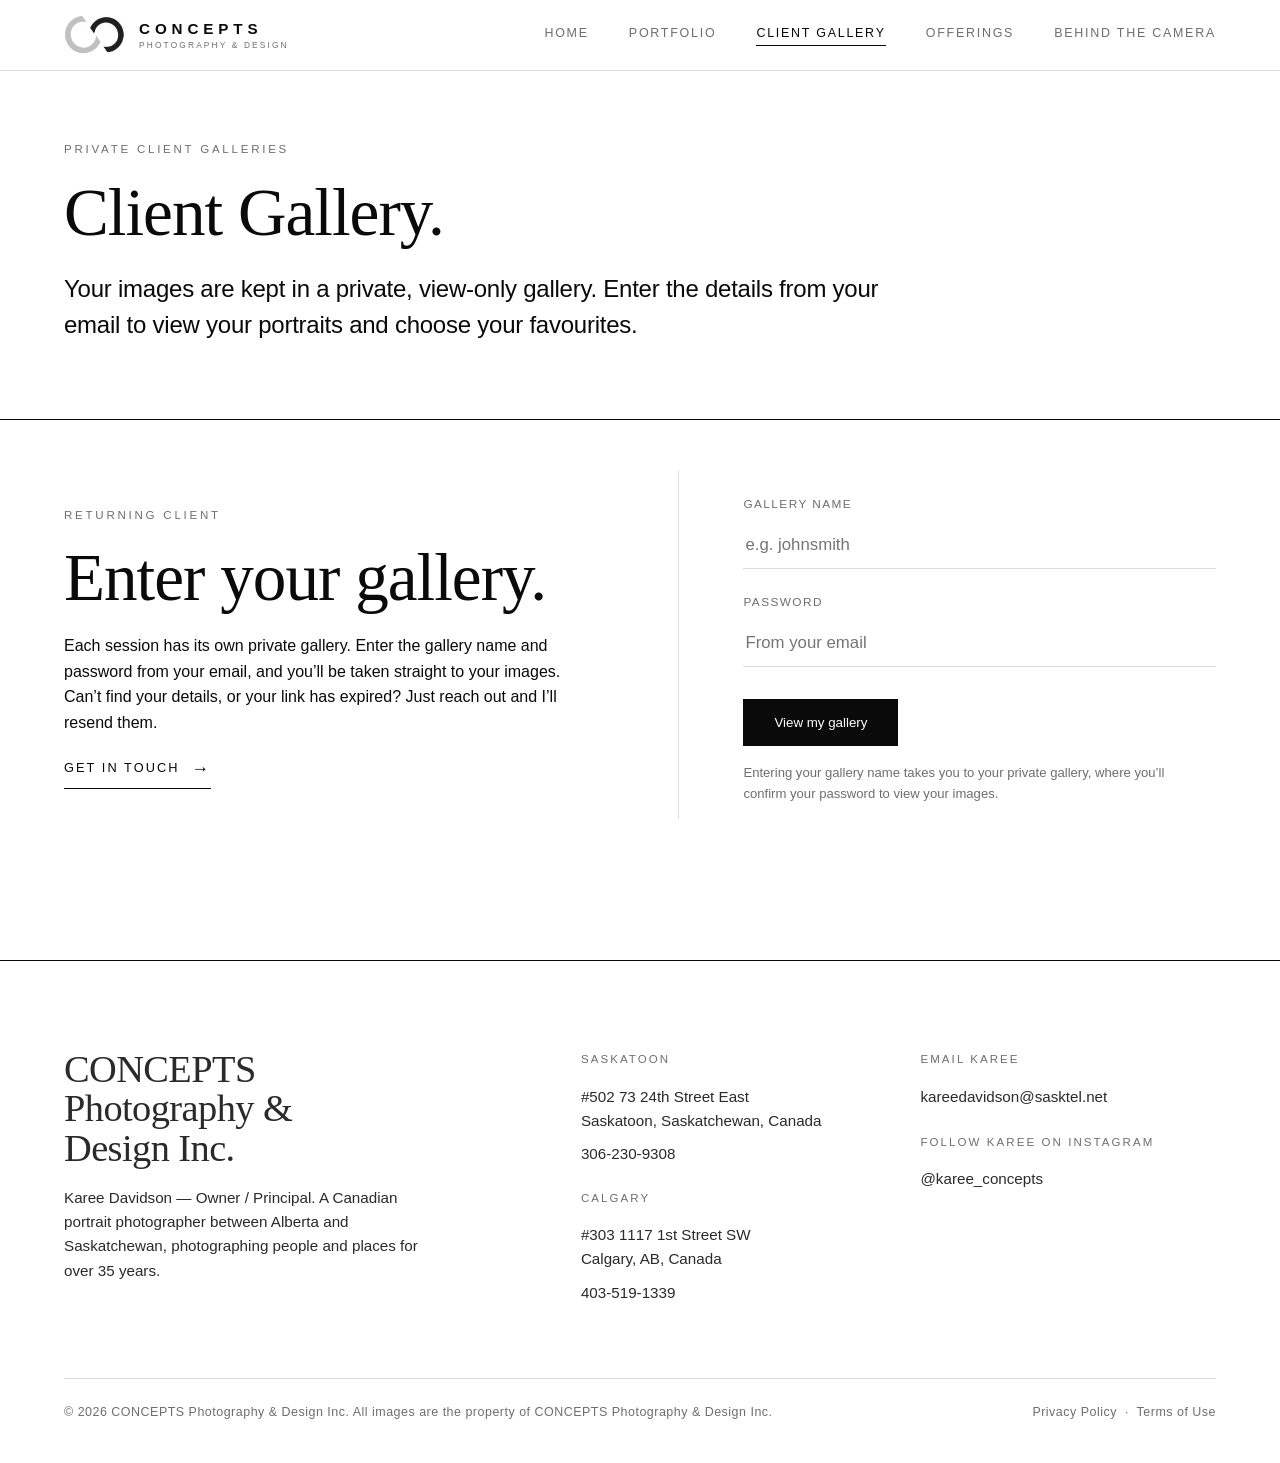
<file: gallery.html>
<!DOCTYPE html>
<html lang="en">
<head>
<meta charset="utf-8">
<meta name="viewport" content="width=device-width, initial-scale=1">
<title>Client Gallery | CONCEPTS Photography &amp; Design Inc.</title>
<meta name="description" content="Private client galleries for CONCEPTS Photography &amp; Design Inc. Enter your gallery code to view your images.">
<link rel="canonical" href="https://conceptsphoto.ca/gallery.html">
<meta name="robots" content="noindex, follow">
<meta property="og:title" content="Client Gallery | CONCEPTS Photography &amp; Design Inc.">
<meta property="og:image" content="https://conceptsphoto.ca/images/hero-1.jpg">
<link rel="stylesheet" href="css/style.css?v=3">
</head>
<body data-protect="gallery">
<a class="skip" href="#main">Skip to content</a>
<header class="site-header">
  <div class="wrap-wide">
    <a class="wordmark" href="index.html" aria-label="CONCEPTS Photography & Design — Home"><img src="images/logo-mark.png" alt="" class="logo-mark" aria-hidden="true"><span class="logo-type">Concepts<small>Photography &amp; Design</small></span></a>
    <button class="nav-toggle" aria-label="Menu" aria-expanded="false" aria-controls="primary-nav"><span></span><span></span><span></span></button>
        <nav class="nav" id="primary-nav" aria-label="Primary">
      <a href="index.html" data-nav="index">Home</a>
      <a href="portfolio.html" data-nav="portfolio">Portfolio</a>
      <a href="gallery.html" data-nav="gallery" class="active">Client Gallery</a>
      <a href="offerings.html" data-nav="offerings">Offerings</a>
      <a href="behind-the-camera.html" data-nav="behind">Behind the Camera</a>
    </nav>
  </div>
</header>
<main id="main">
  <div class="page-hero">
    <div class="wrap">
      <span class="label">Private client galleries</span>
      <h1 class="display-md" style="font-size: clamp(2rem, 5.5vw, 4.2rem);">Client Gallery.</h1>
      <p class="lead">Your images are kept in a private, view-only gallery. Enter the details from your email to view your portraits and choose your favourites.</p>
    </div>
  </div>

  <section class="gallery-login-section">
    <div class="wrap gallery-login">
      <div class="gallery-copy">
        <span class="label">Returning client</span>
        <p class="display-md" style="margin:18px 0 20px;">Enter your gallery.</p>
        <p>Each session has its own private gallery. Enter the gallery name and password from your email, and you&rsquo;ll be taken straight to your images. Can&rsquo;t find your details, or your link has expired? Just reach out and I&rsquo;ll resend them.</p>
        <a class="btn" href="contact.html">Get in touch <span class="arw">&rarr;</span></a>
      </div>
      <div class="gallery-form-wrap">
        <form id="gallery-form" novalidate>
          <label for="gallery-name">Gallery name</label>
          <input type="text" id="gallery-name" name="gallery-name" autocomplete="off" autocapitalize="none" spellcheck="false" placeholder="e.g. johnsmith">
          <label for="gallery-code">Password</label>
          <input type="password" id="gallery-code" name="gallery-code" autocomplete="off" placeholder="From your email">
          <button type="submit" class="btn-solid">View my gallery</button>
          <p id="gallery-status" class="form-note" aria-live="polite"></p>
          <p class="form-note">Entering your gallery name takes you to your private gallery, where you&rsquo;ll confirm your password to view your images.</p>
        </form>
      </div>
    </div>
  </section>
</main>
<footer class="site-footer">
  <div class="wrap-wide">
    <div class="footer-top">
      <div>
        <p class="display-md">CONCEPTS Photography &amp; Design Inc.</p>
        <p style="margin-top:18px;max-width:44ch;color:#2a2a2a;">Karee Davidson &mdash; Owner / Principal. A Canadian portrait photographer between Alberta and Saskatchewan, photographing people and places for over 35 years.</p>
      </div>
      <div>
        <h4>Saskatoon</h4>
        <p>#502 73 24th Street East<br>Saskatoon, Saskatchewan, Canada</p>
        <a href="tel:+13062309308">306-230-9308</a>
        <h4 style="margin-top:22px;">Calgary</h4>
        <p>#303 1117 1st Street SW<br>Calgary, AB, Canada</p>
        <a href="tel:+14035191339">403-519-1339</a>
      </div>
      <div>
        <h4>email Karee</h4>
        <a href="mailto:kareedavidson@sasktel.net">kareedavidson@sasktel.net</a>
        <h4 style="margin-top:24px;">follow Karee on Instagram</h4>
        <a href="https://www.instagram.com/karee_concepts" rel="noopener" target="_blank">@karee_concepts</a>
      </div>
    </div>
    <div class="footer-bottom">
      <span>&copy; <span class="year">2026</span> CONCEPTS Photography &amp; Design Inc. All images are the property of CONCEPTS Photography &amp; Design Inc.</span>
      <span><a href="privacy.html">Privacy Policy</a> &nbsp;&middot;&nbsp; <a href="terms.html">Terms of Use</a></span>
    </div>
  </div>
</footer>
<script src="js/main.js"></script>
</body>
</html>
</file>
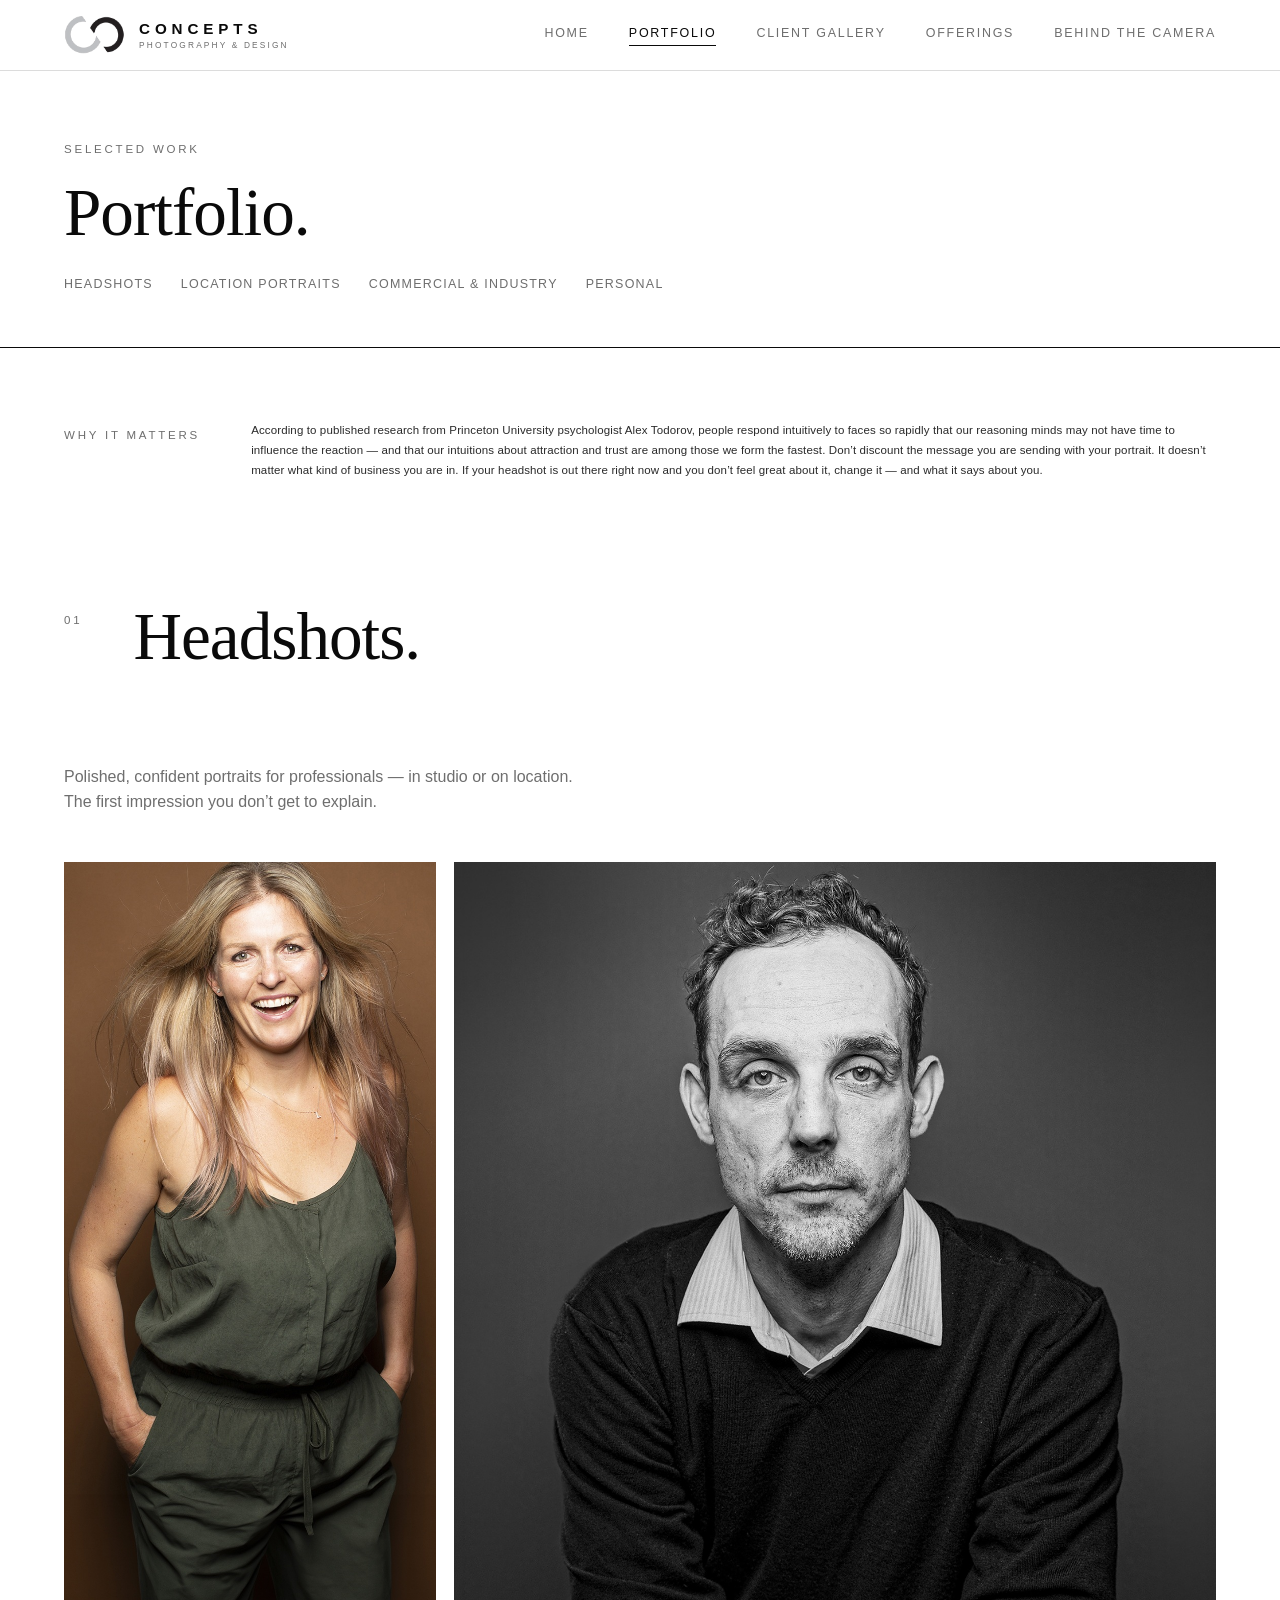
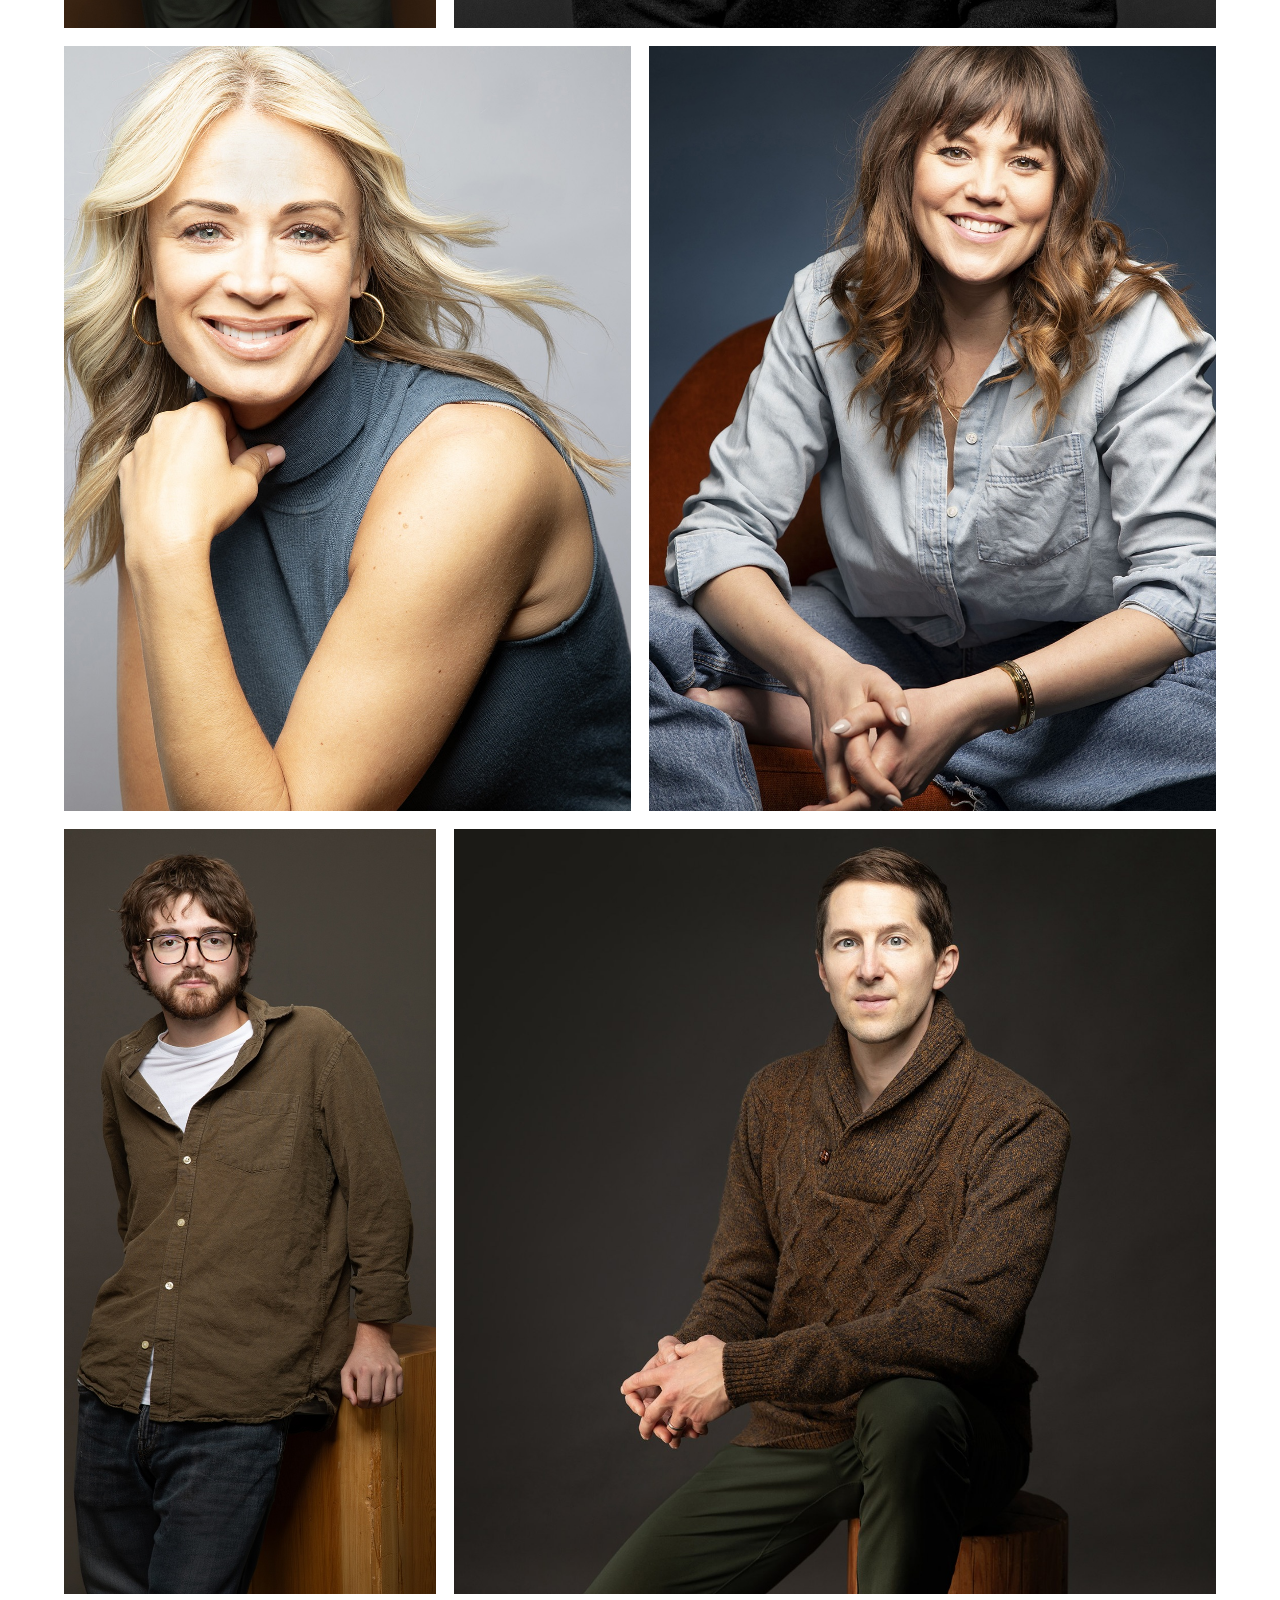
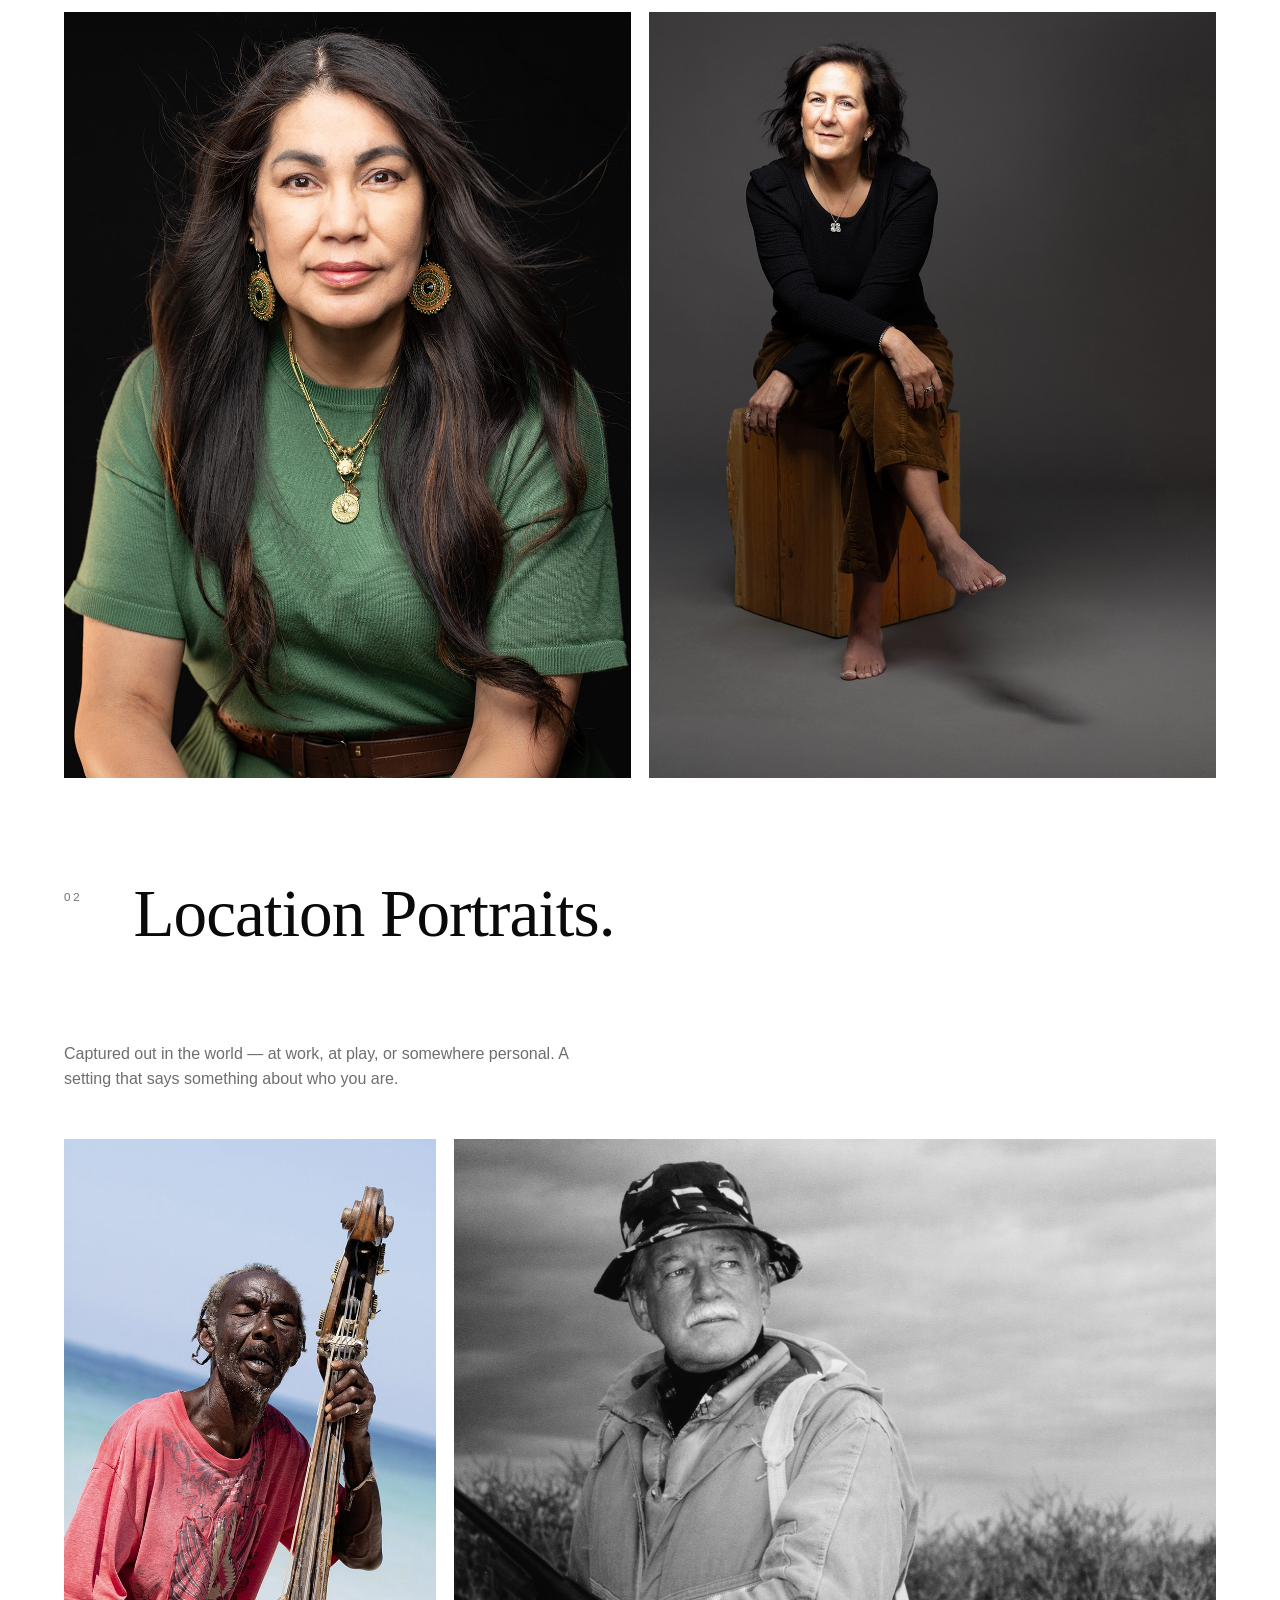
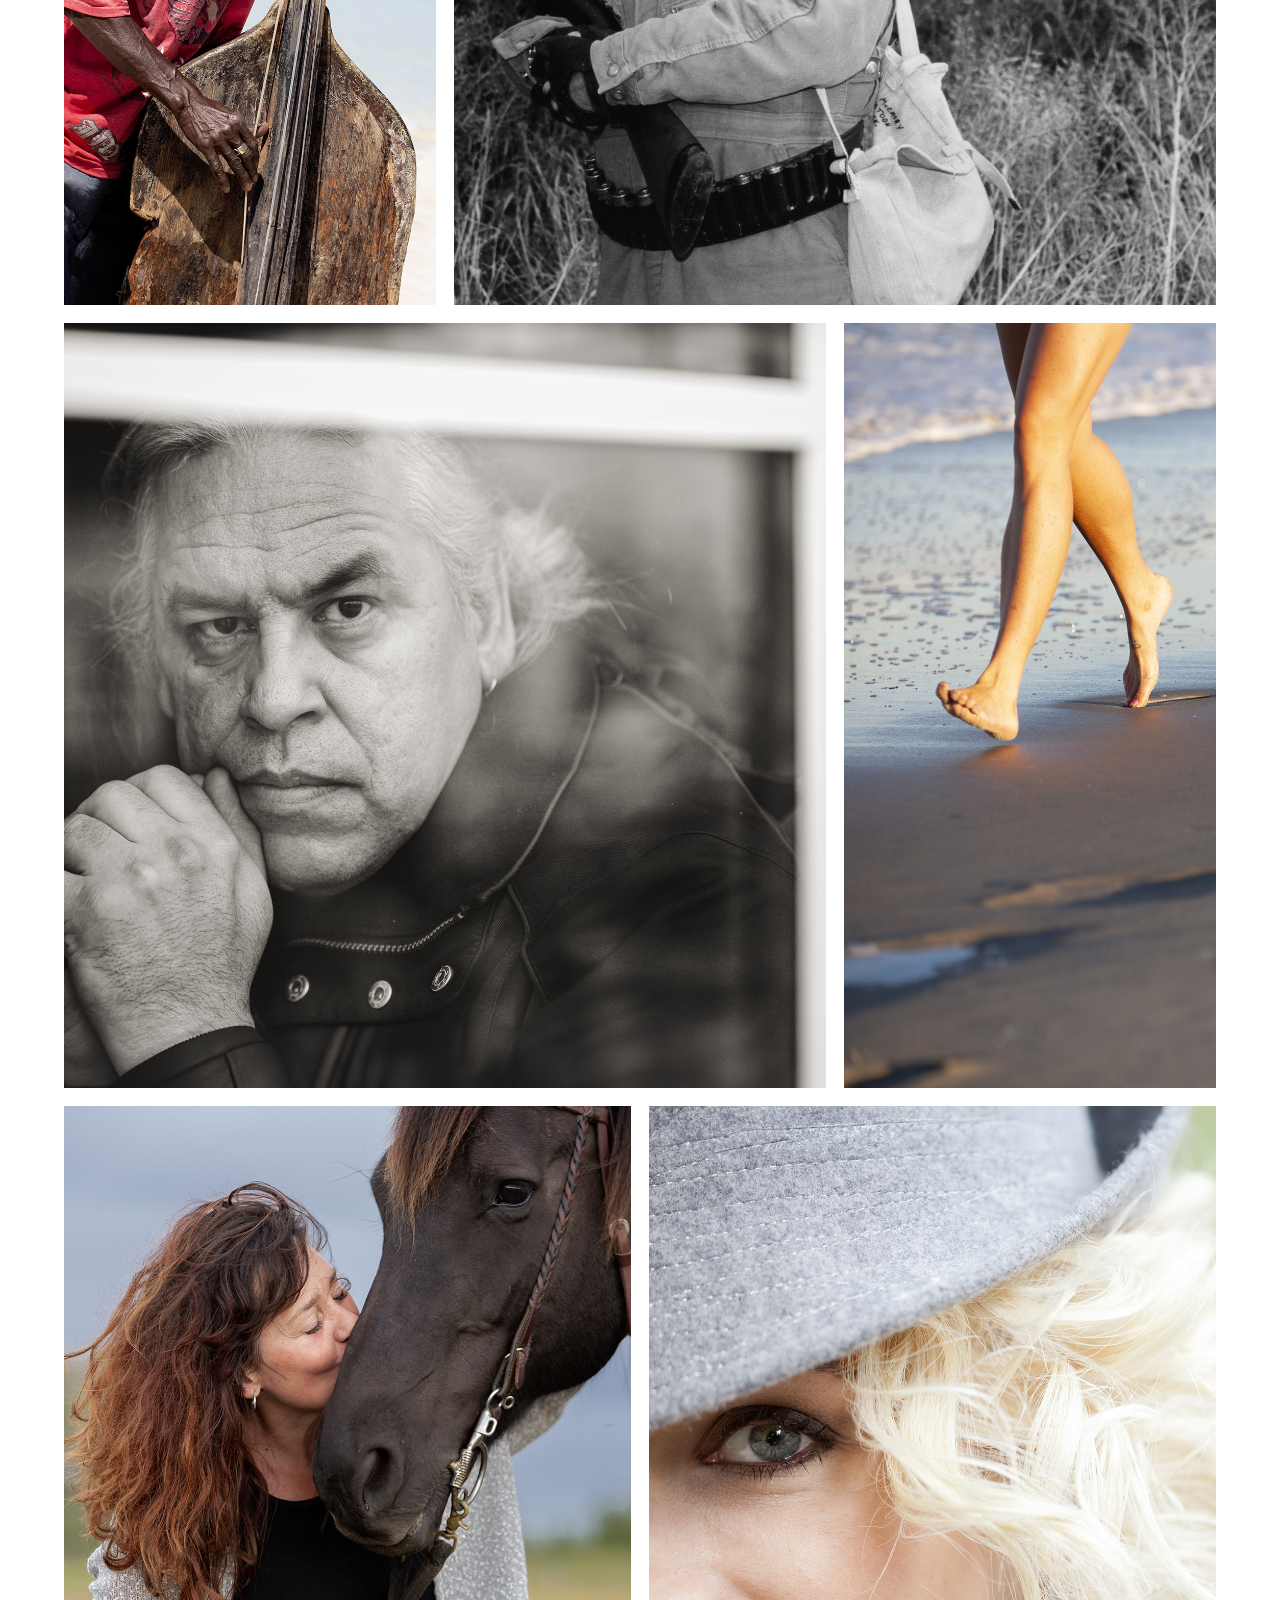
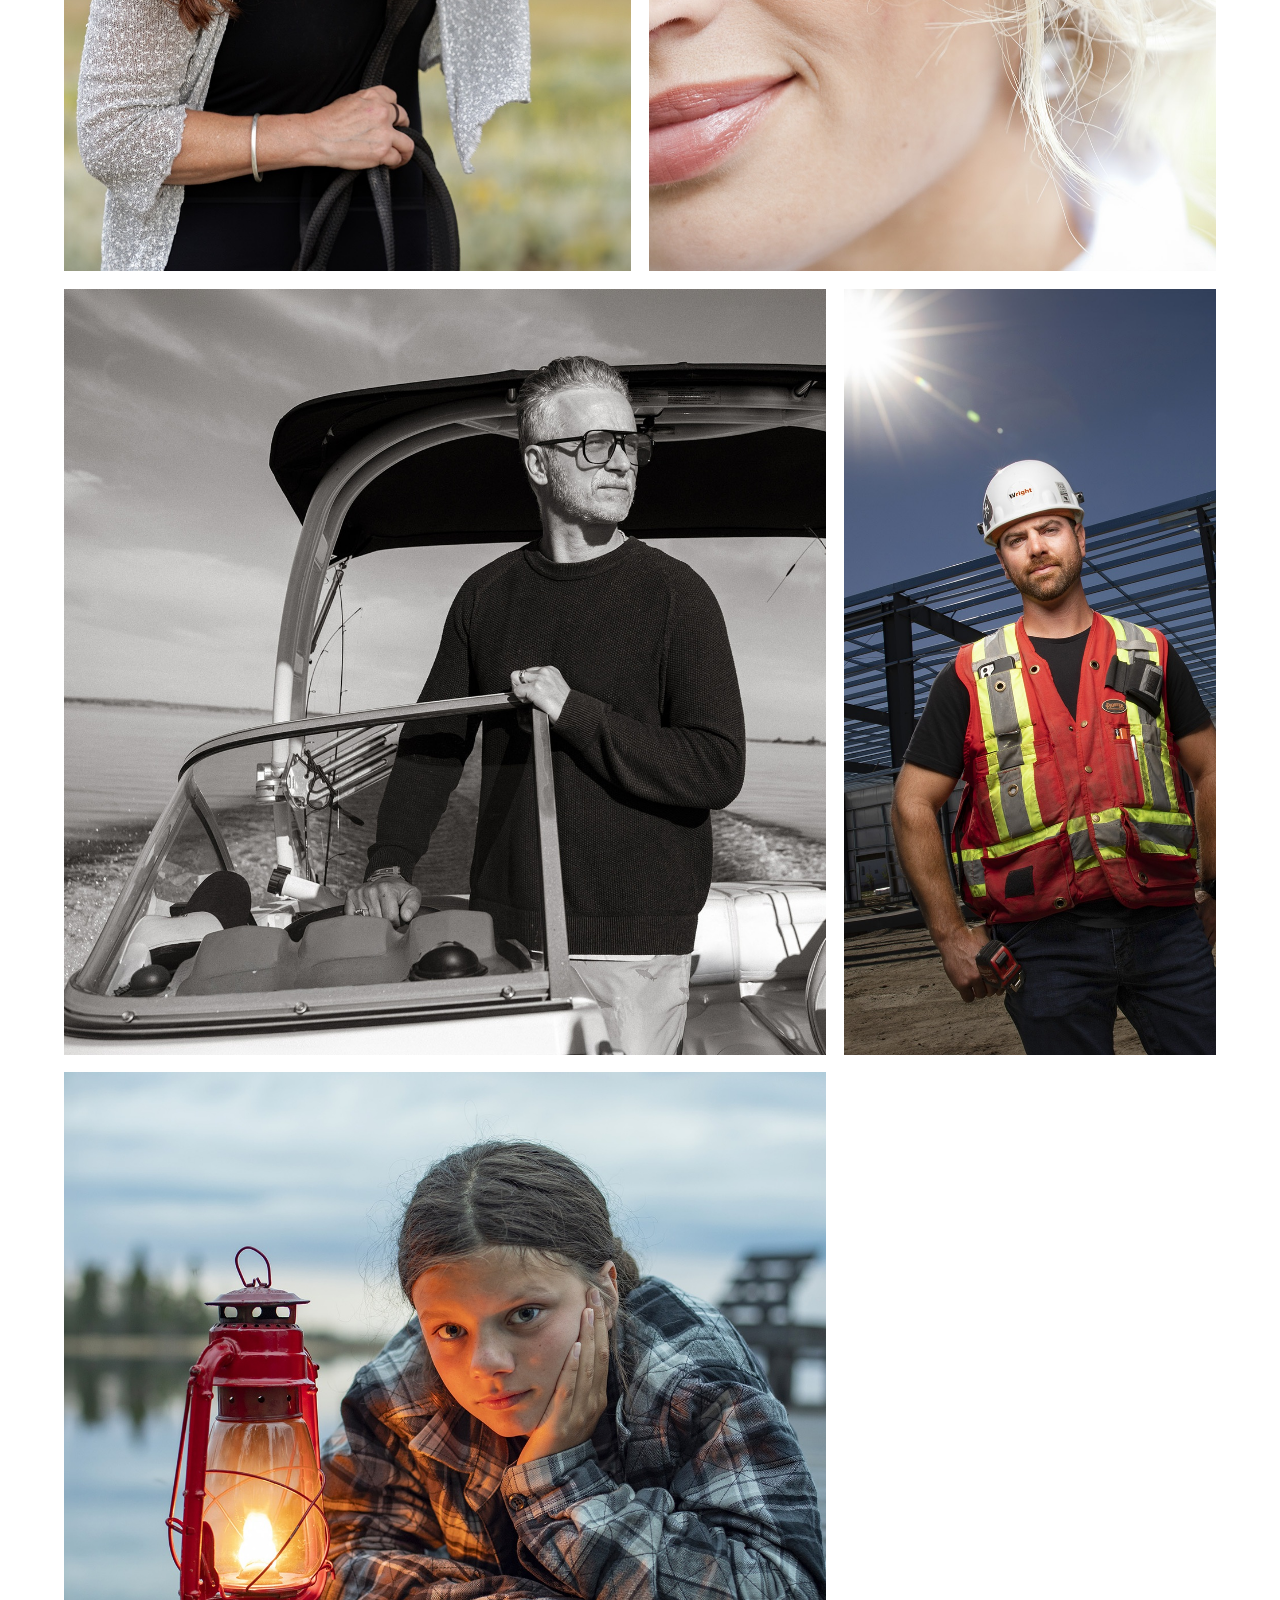
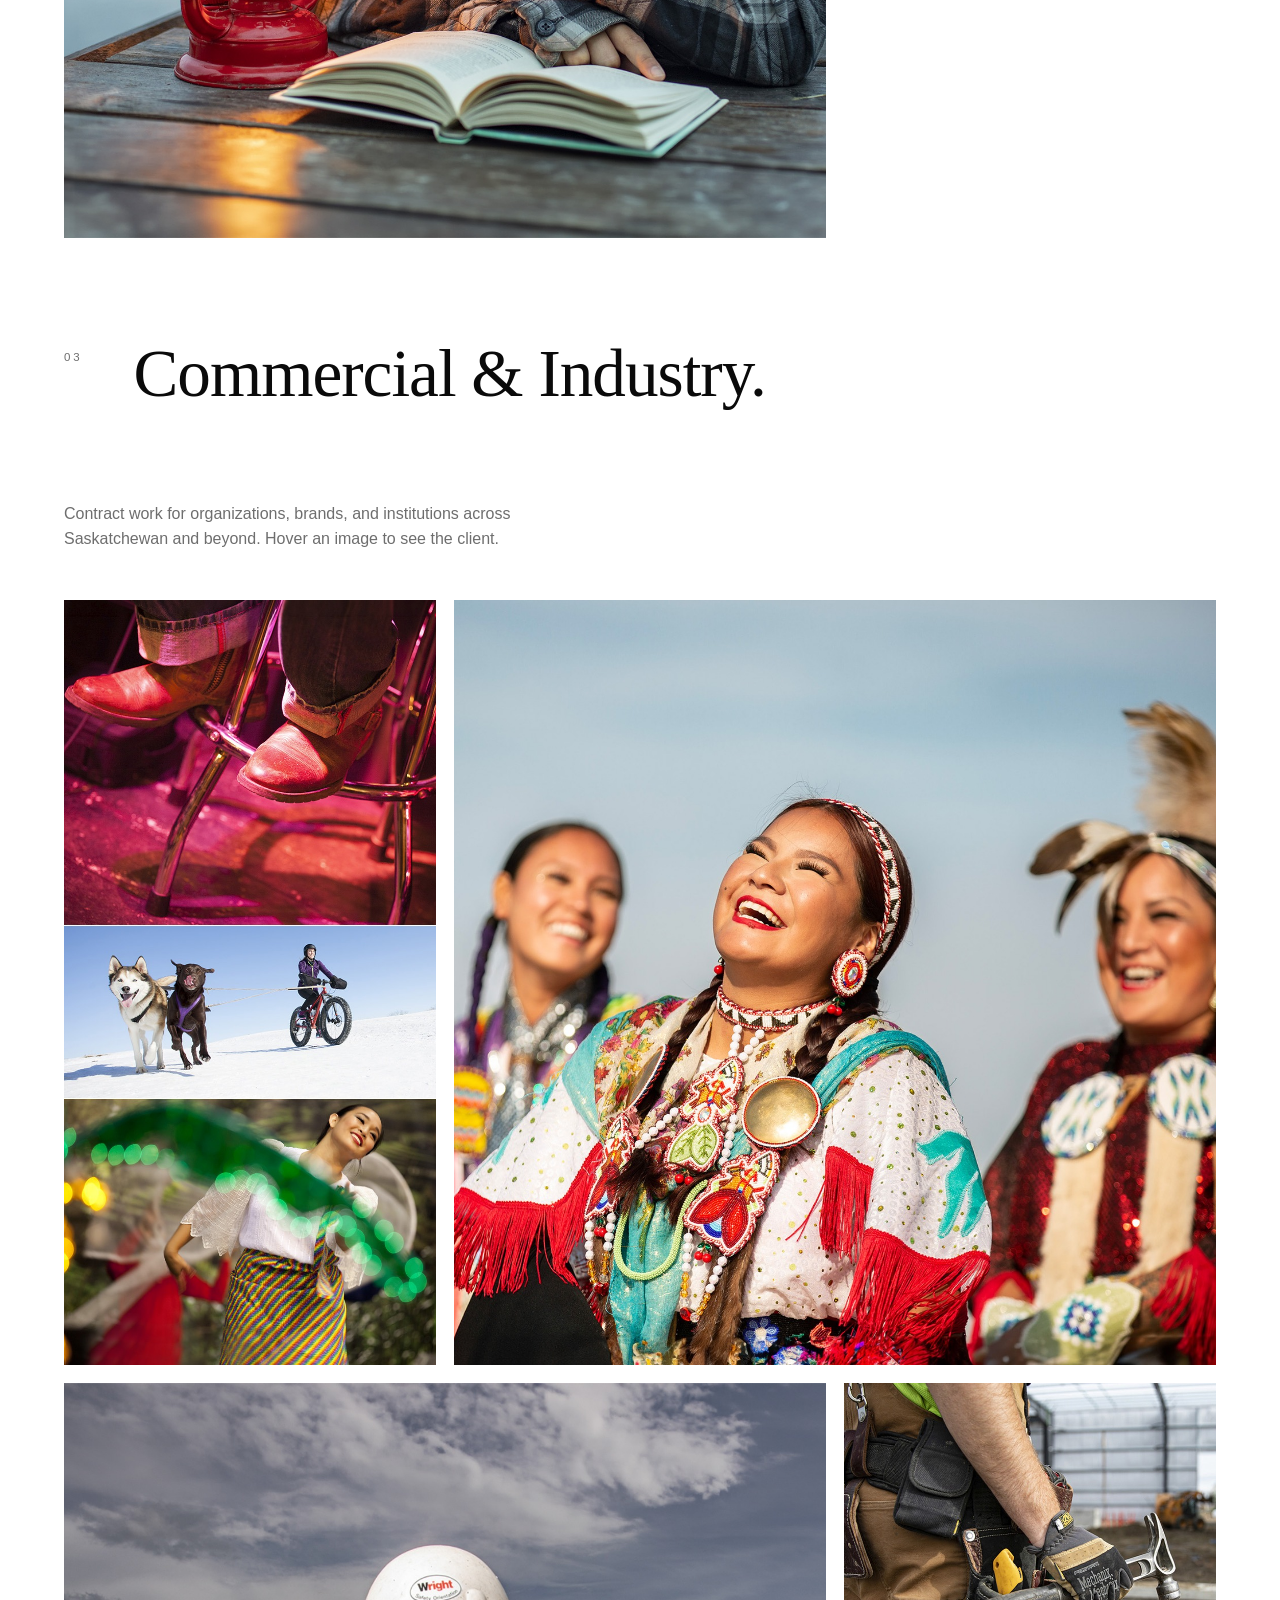
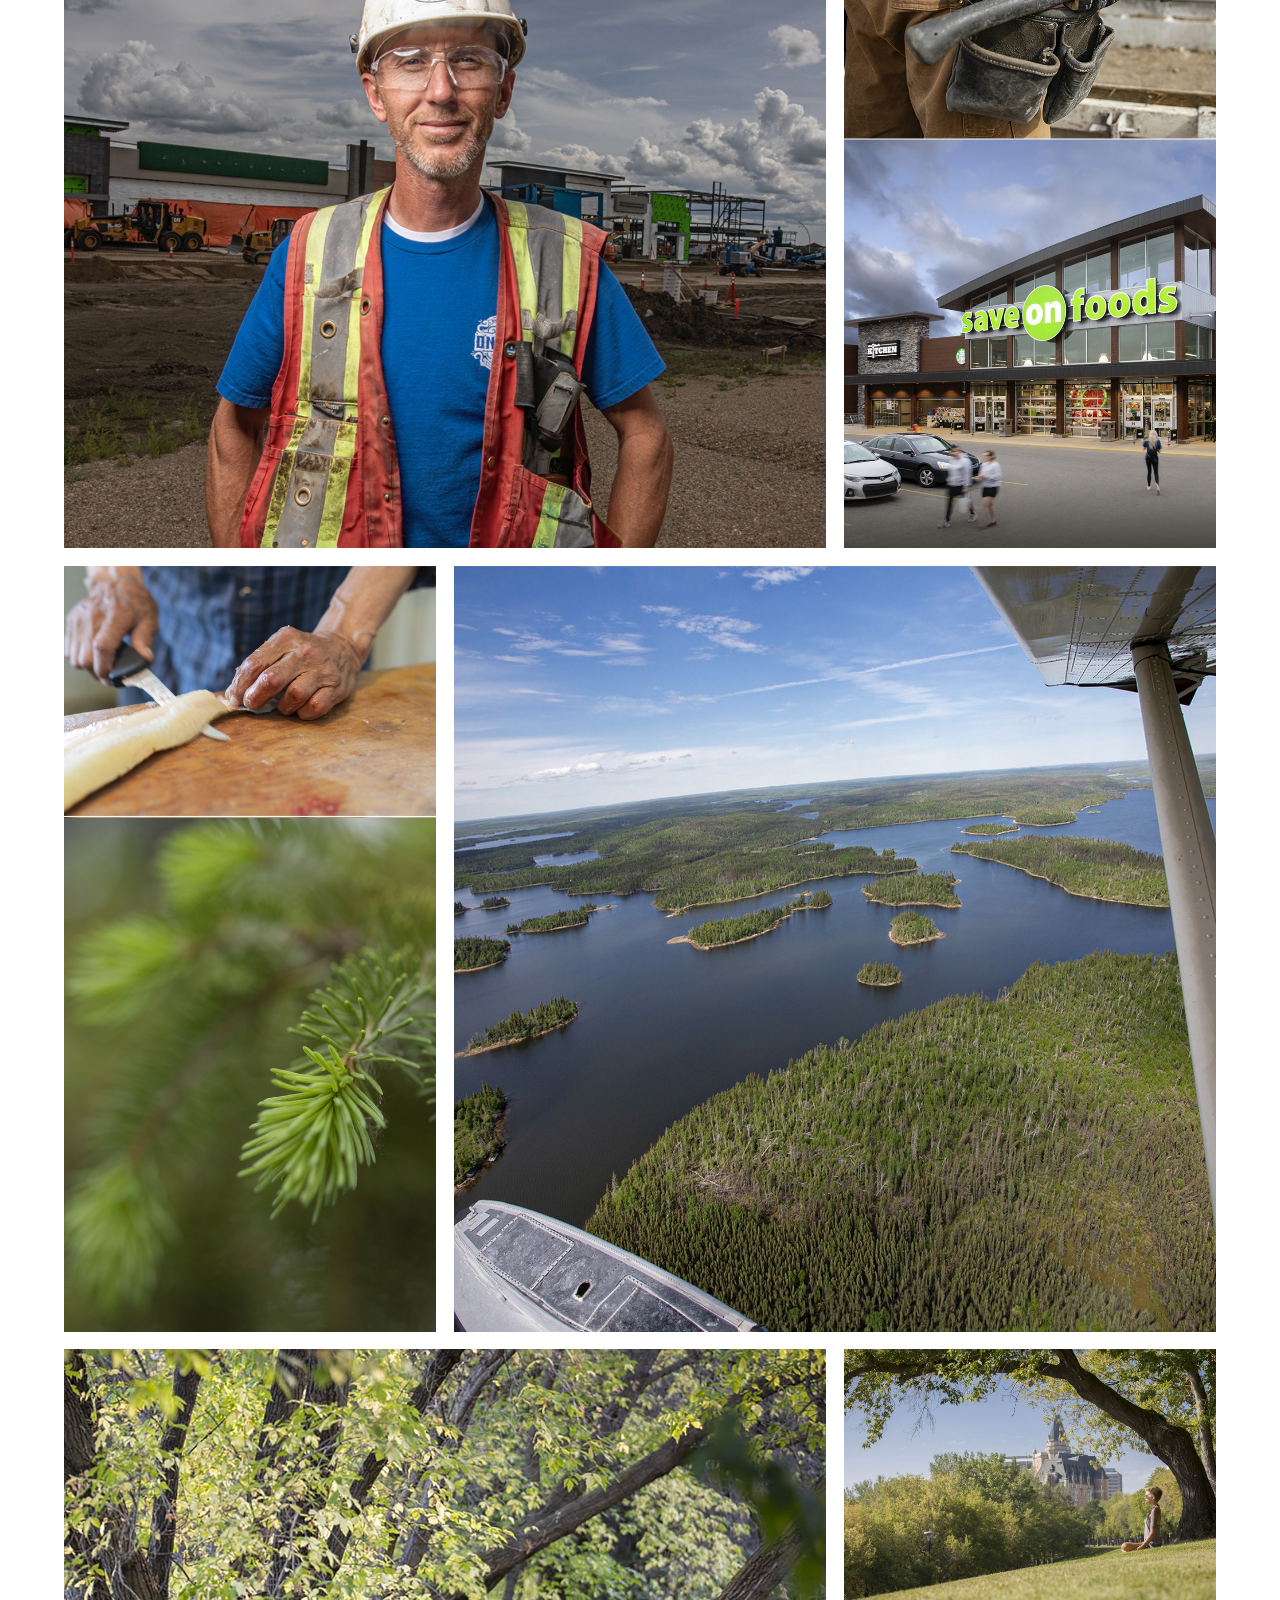
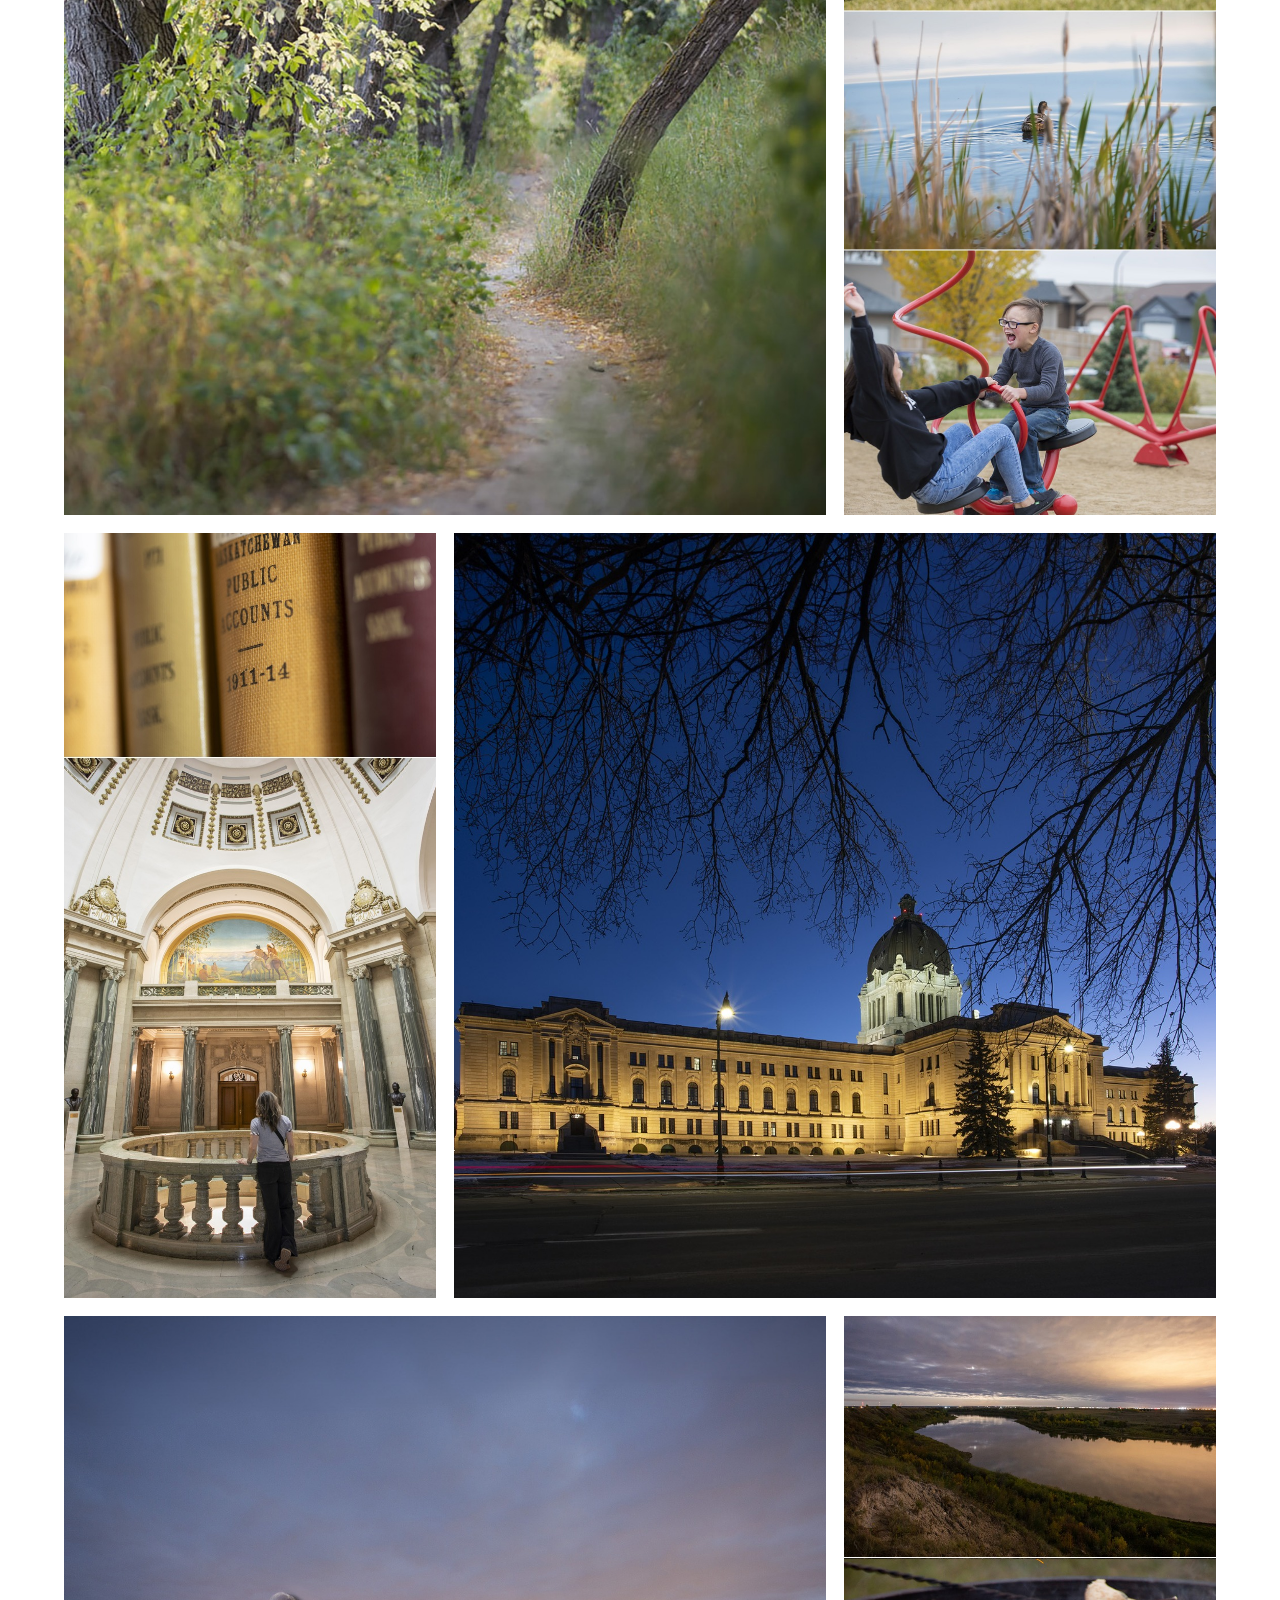
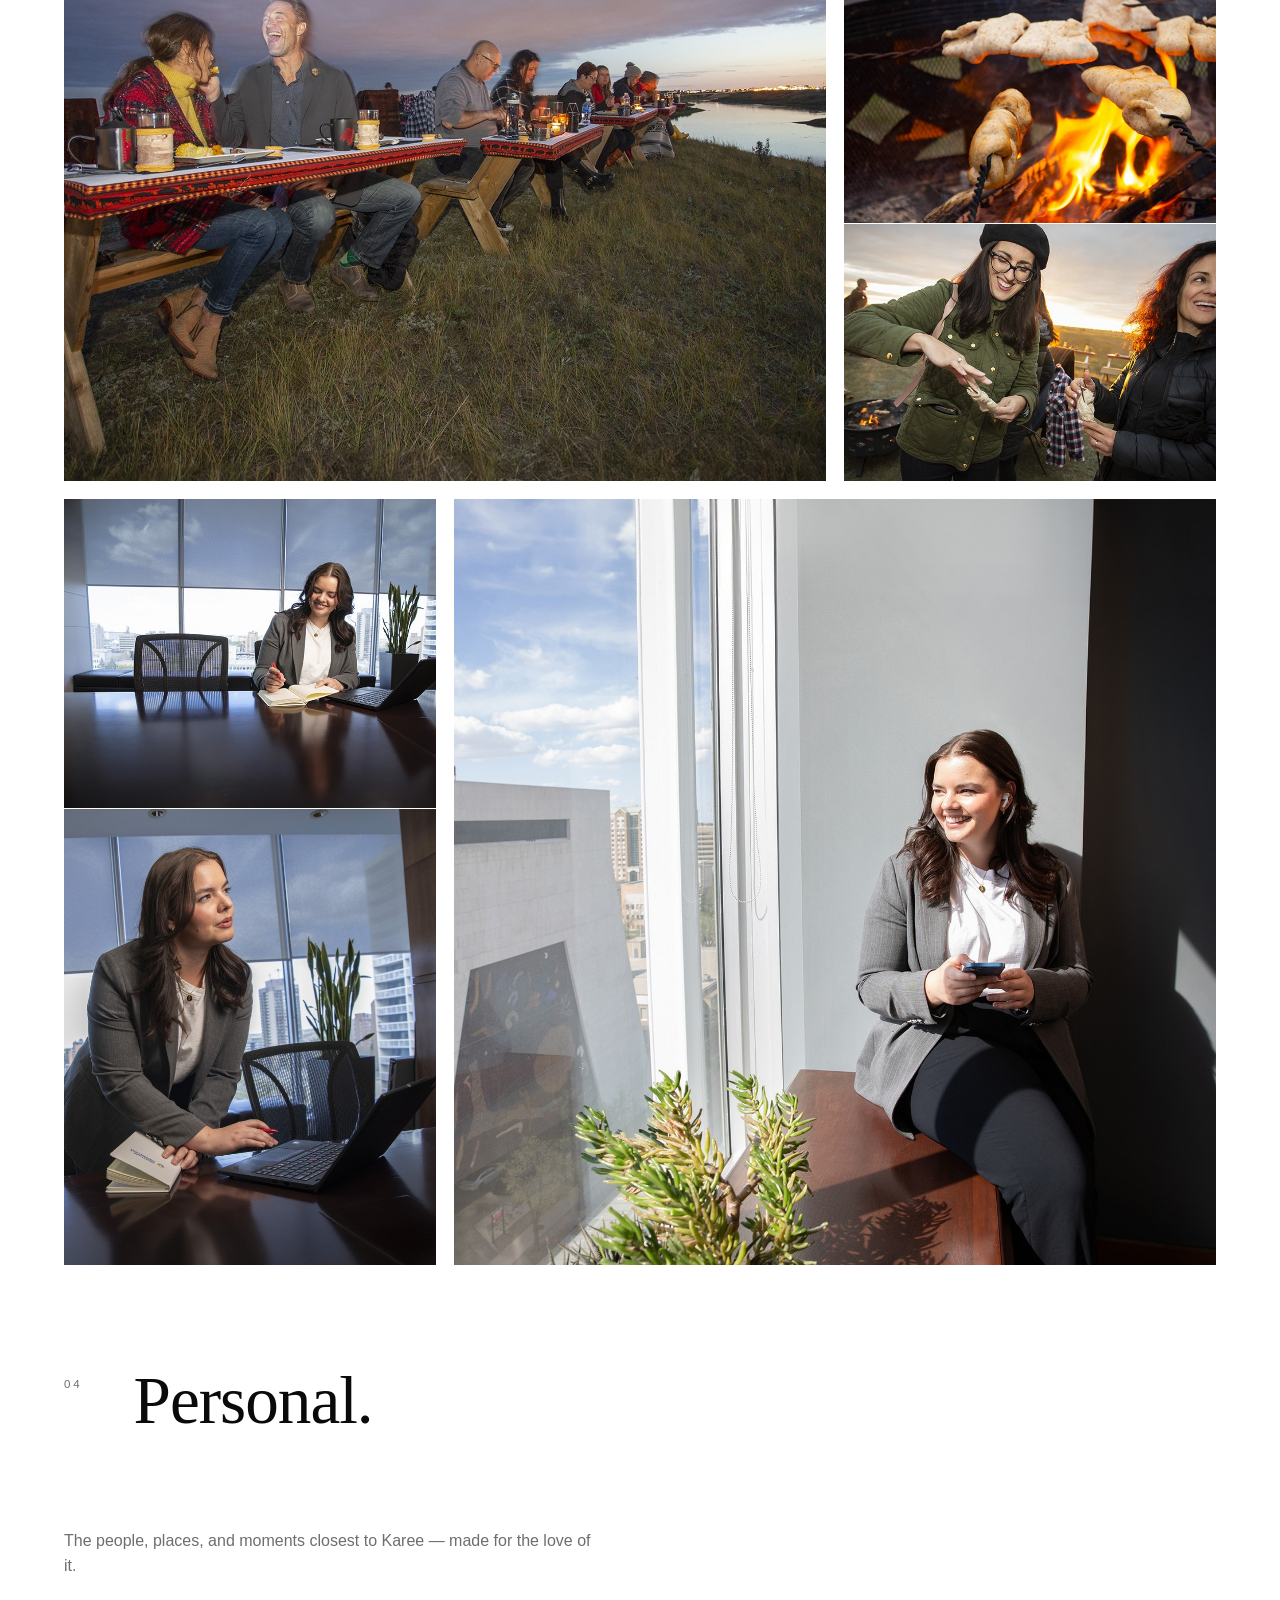
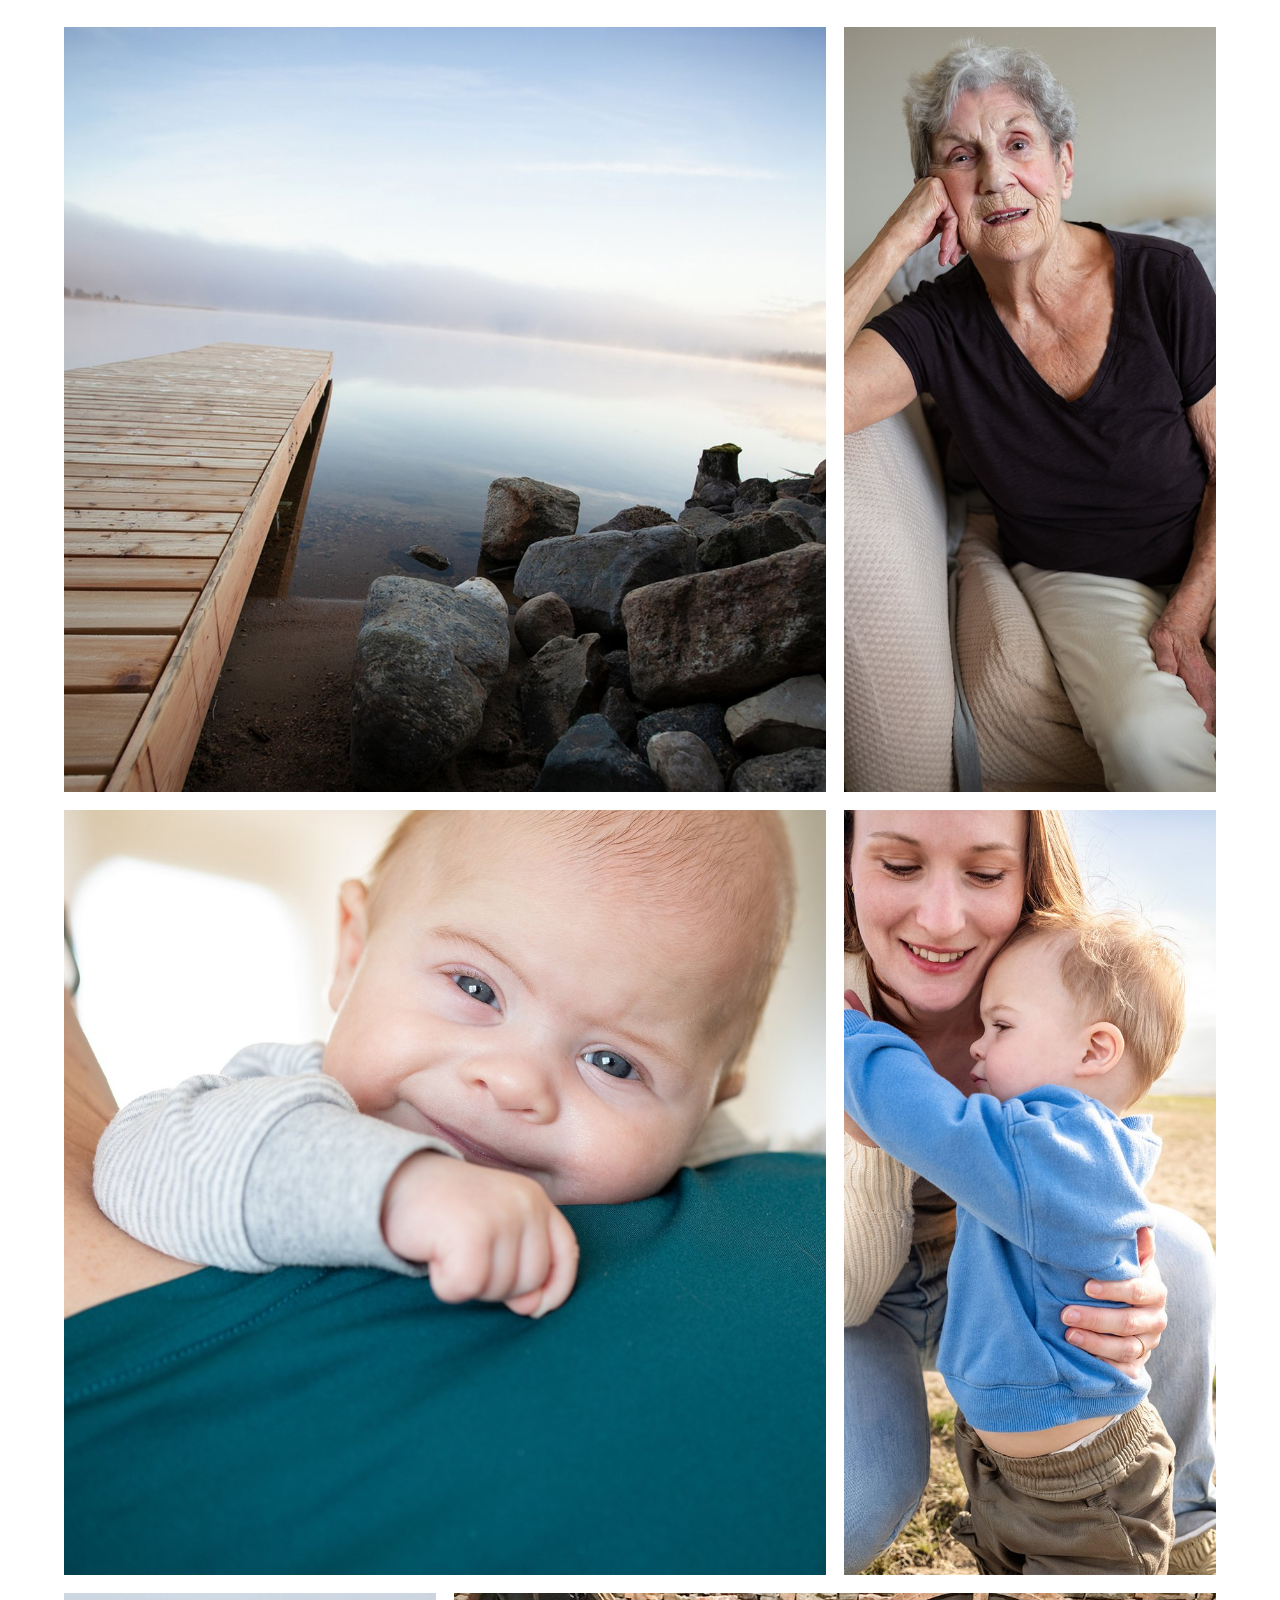
<file: headshots.html>
<!DOCTYPE html>
<html lang="en">
<head>
<meta charset="utf-8">
<meta http-equiv="refresh" content="0; url=portfolio.html#headshots">
<link rel="canonical" href="https://conceptsphoto.ca/portfolio.html#headshots">
<title>Redirecting&hellip;</title>
<script>window.location.replace("portfolio.html#headshots");</script>
</head>
<body>
<p>This page has moved. <a href="portfolio.html#headshots">Continue &rarr;</a></p>
</body>
</html>
</file>
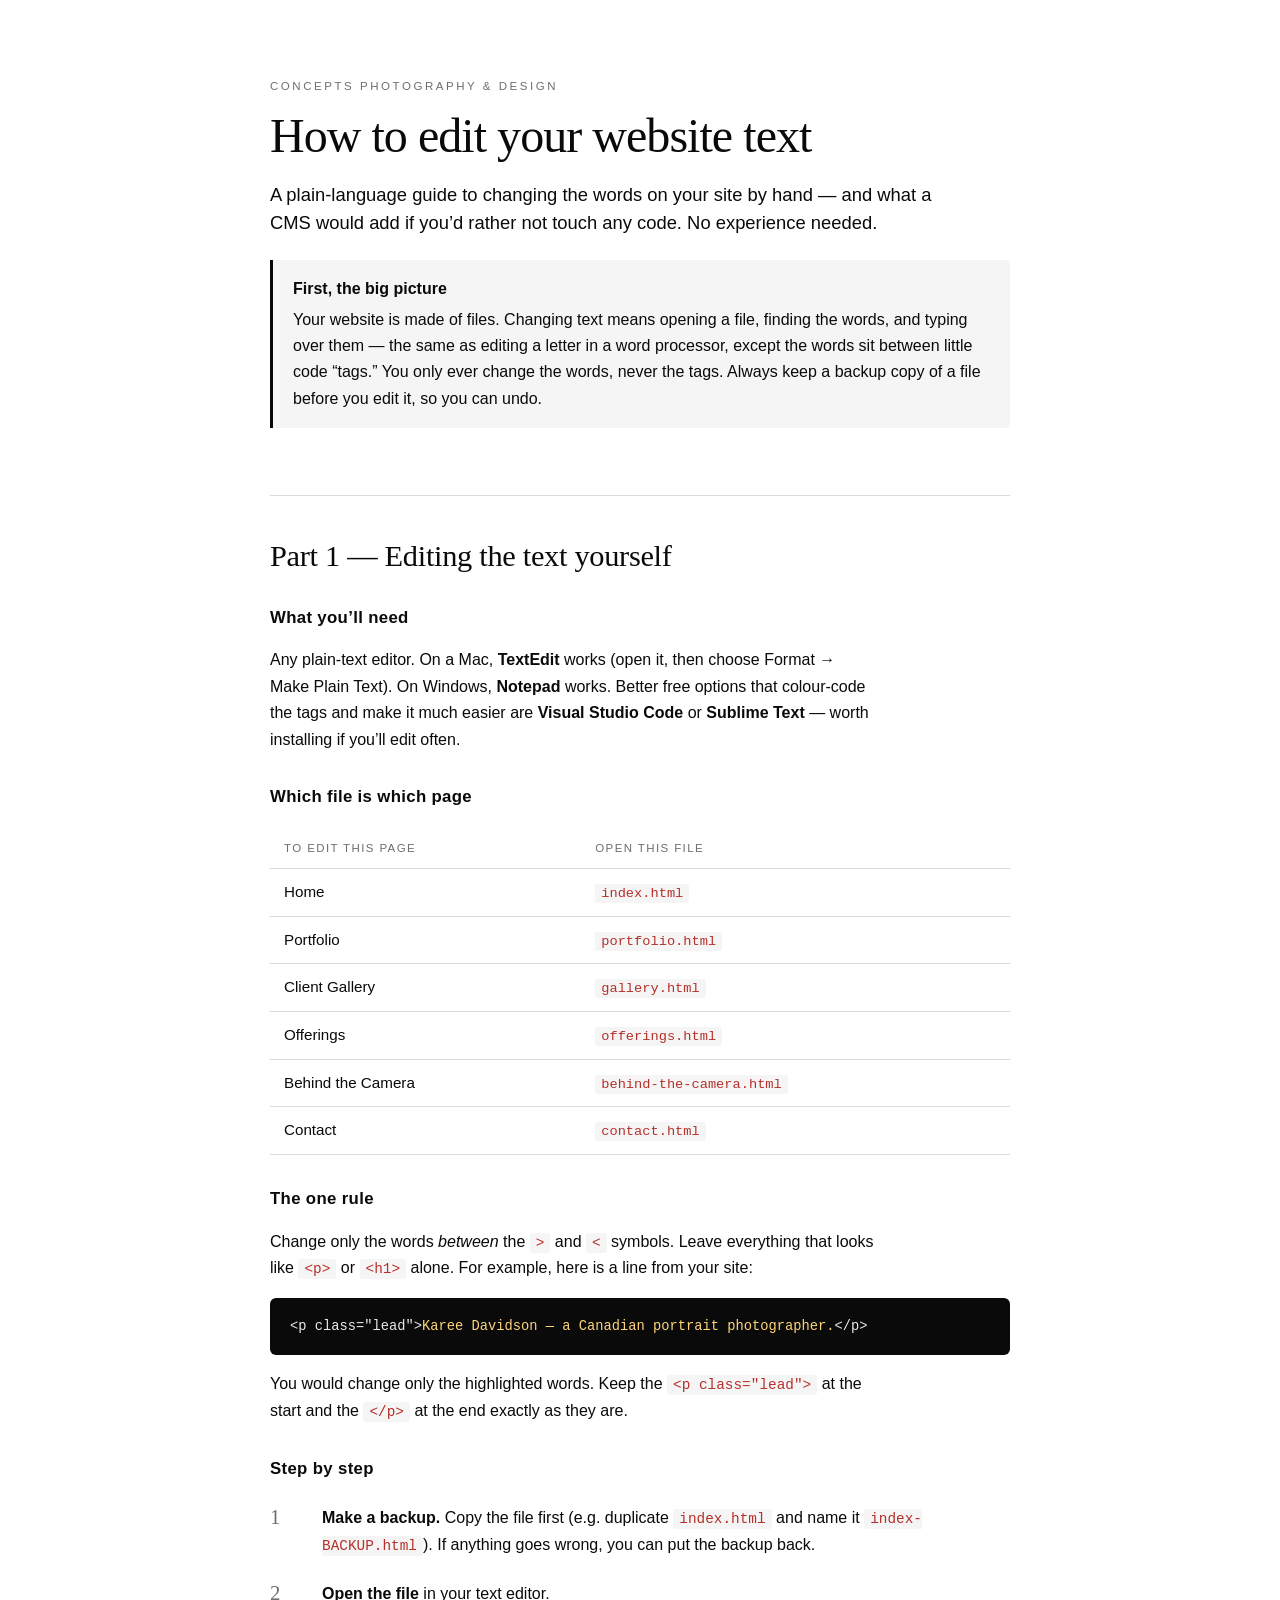
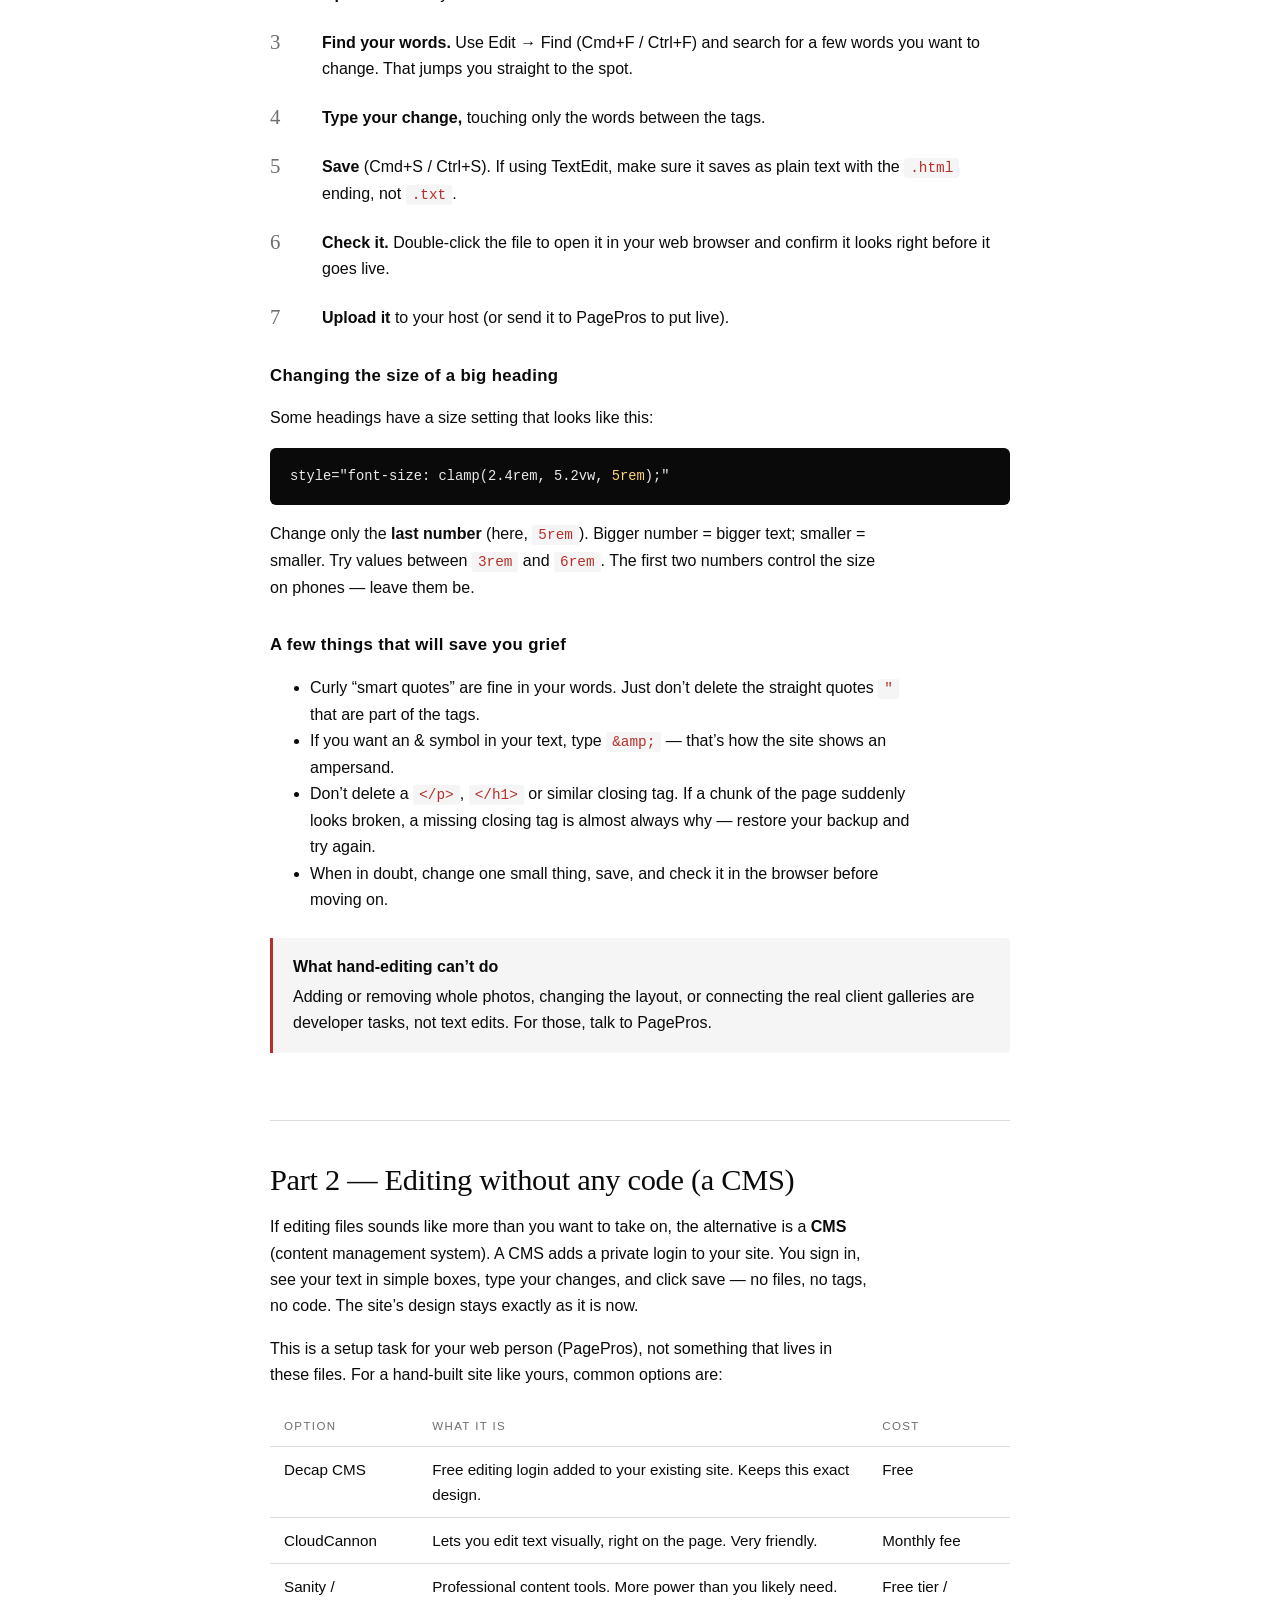
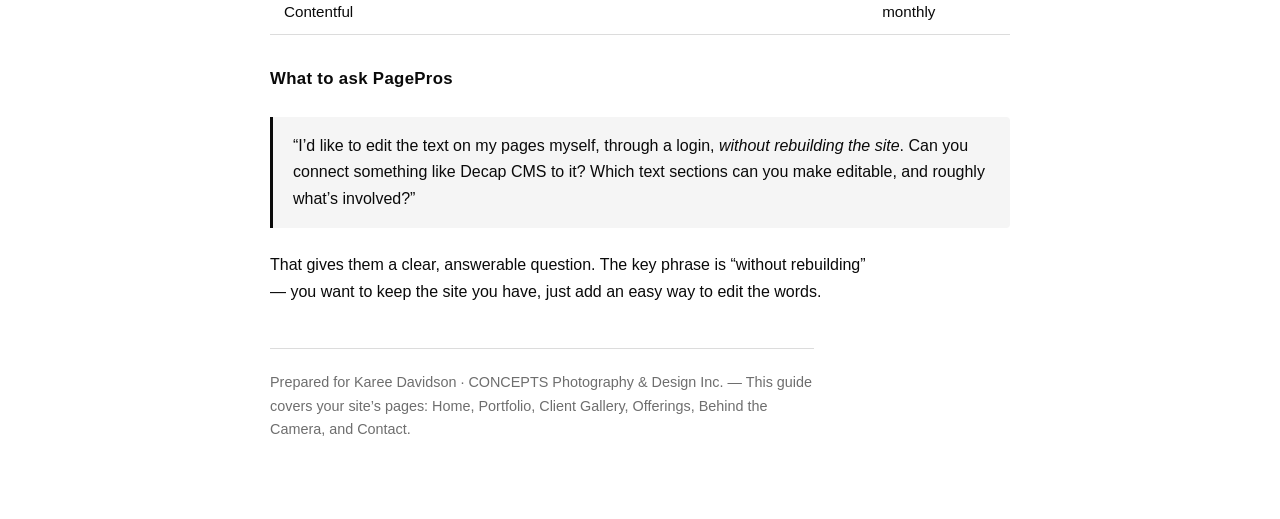
<file: HOW-TO-EDIT-HTML.html>
<!DOCTYPE html>
<html lang="en">
<head>
<meta charset="utf-8">
<meta name="viewport" content="width=device-width, initial-scale=1">
<title>How to Edit Your Website Text — CONCEPTS Photography &amp; Design</title>
<style>
  :root{
    --ink:#0a0a0a; --grey:#6e6e6e; --hairline:#dcdcdc; --wash:#f5f5f5; --paper:#fff;
    --serif:"Georgia","Times New Roman",serif; --sans:"Helvetica Neue","Arial",sans-serif;
  }
  *{box-sizing:border-box;}
  body{margin:0;font-family:var(--sans);color:var(--ink);background:var(--paper);line-height:1.65;font-size:16px;-webkit-font-smoothing:antialiased;}
  .wrap{max-width:820px;margin:0 auto;padding:clamp(28px,6vw,80px) clamp(20px,5vw,40px);}
  h1{font-family:var(--serif);font-weight:400;font-size:clamp(2rem,5vw,3rem);line-height:1.1;letter-spacing:-0.02em;margin:0 0 .2em;}
  h2{font-family:var(--serif);font-weight:400;font-size:clamp(1.4rem,3vw,1.9rem);line-height:1.15;letter-spacing:-0.01em;margin:2.2em 0 .5em;padding-top:1.4em;border-top:1px solid var(--hairline);}
  h3{font-size:1.05rem;letter-spacing:0.02em;margin:1.8em 0 .4em;}
  .label{font-size:0.72rem;letter-spacing:0.22em;text-transform:uppercase;color:var(--grey);font-weight:500;display:block;margin-bottom:14px;}
  p,li{max-width:68ch;}
  code{font-family:"SF Mono",Menlo,Consolas,monospace;font-size:0.9em;background:var(--wash);padding:2px 6px;border-radius:3px;color:#b5302a;}
  pre{background:#0a0a0a;color:#eaeaea;padding:18px 20px;border-radius:6px;overflow-x:auto;font-family:"SF Mono",Menlo,Consolas,monospace;font-size:0.86rem;line-height:1.55;}
  pre .hl{color:#ffd479;}
  pre .dim{color:#888;}
  .callout{background:var(--wash);border-left:3px solid var(--ink);padding:16px 20px;margin:1.5em 0;border-radius:0 4px 4px 0;}
  .callout.warn{border-left-color:#b5302a;}
  .callout strong{display:block;margin-bottom:4px;}
  table{border-collapse:collapse;width:100%;margin:1.2em 0;font-size:0.95rem;}
  th,td{text-align:left;padding:10px 14px;border-bottom:1px solid var(--hairline);vertical-align:top;}
  th{font-size:0.72rem;letter-spacing:0.12em;text-transform:uppercase;color:var(--grey);font-weight:500;}
  .step{display:grid;grid-template-columns:36px 1fr;gap:16px;margin:1.4em 0;align-items:start;}
  .step .n{font-family:var(--serif);font-size:1.3rem;color:var(--grey);line-height:1;padding-top:2px;}
  .lead{font-size:1.15rem;line-height:1.5;color:var(--ink);}
  .foot{margin-top:3em;padding-top:1.5em;border-top:1px solid var(--hairline);color:var(--grey);font-size:0.9rem;}
  a{color:var(--ink);}
</style>
</head>
<body>
<div class="wrap">

  <span class="label">CONCEPTS Photography &amp; Design</span>
  <h1>How to edit your website text</h1>
  <p class="lead">A plain-language guide to changing the words on your site by hand &mdash; and what a CMS would add if you&rsquo;d rather not touch any code. No experience needed.</p>

  <div class="callout">
    <strong>First, the big picture</strong>
    Your website is made of files. Changing text means opening a file, finding the words, and typing over them &mdash; the same as editing a letter in a word processor, except the words sit between little code &ldquo;tags.&rdquo; You only ever change the words, never the tags. Always keep a backup copy of a file before you edit it, so you can undo.
  </div>

  <h2>Part 1 &mdash; Editing the text yourself</h2>

  <h3>What you&rsquo;ll need</h3>
  <p>Any plain-text editor. On a Mac, <strong>TextEdit</strong> works (open it, then choose Format &rarr; Make Plain Text). On Windows, <strong>Notepad</strong> works. Better free options that colour-code the tags and make it much easier are <strong>Visual Studio Code</strong> or <strong>Sublime Text</strong> &mdash; worth installing if you&rsquo;ll edit often.</p>

  <h3>Which file is which page</h3>
  <table>
    <tr><th>To edit this page</th><th>Open this file</th></tr>
    <tr><td>Home</td><td><code>index.html</code></td></tr>
    <tr><td>Portfolio</td><td><code>portfolio.html</code></td></tr>
    <tr><td>Client Gallery</td><td><code>gallery.html</code></td></tr>
    <tr><td>Offerings</td><td><code>offerings.html</code></td></tr>
    <tr><td>Behind the Camera</td><td><code>behind-the-camera.html</code></td></tr>
    <tr><td>Contact</td><td><code>contact.html</code></td></tr>
  </table>

  <h3>The one rule</h3>
  <p>Change only the words <em>between</em> the <code>&gt;</code> and <code>&lt;</code> symbols. Leave everything that looks like <code>&lt;p&gt;</code> or <code>&lt;h1&gt;</code> alone. For example, here is a line from your site:</p>
  <pre>&lt;p class="lead"&gt;<span class="hl">Karee Davidson &mdash; a Canadian portrait photographer.</span>&lt;/p&gt;</pre>
  <p>You would change only the highlighted words. Keep the <code>&lt;p class="lead"&gt;</code> at the start and the <code>&lt;/p&gt;</code> at the end exactly as they are.</p>

  <h3>Step by step</h3>
  <div class="step"><div class="n">1</div><div><strong>Make a backup.</strong> Copy the file first (e.g. duplicate <code>index.html</code> and name it <code>index-BACKUP.html</code>). If anything goes wrong, you can put the backup back.</div></div>
  <div class="step"><div class="n">2</div><div><strong>Open the file</strong> in your text editor.</div></div>
  <div class="step"><div class="n">3</div><div><strong>Find your words.</strong> Use Edit &rarr; Find (Cmd+F / Ctrl+F) and search for a few words you want to change. That jumps you straight to the spot.</div></div>
  <div class="step"><div class="n">4</div><div><strong>Type your change,</strong> touching only the words between the tags.</div></div>
  <div class="step"><div class="n">5</div><div><strong>Save</strong> (Cmd+S / Ctrl+S). If using TextEdit, make sure it saves as plain text with the <code>.html</code> ending, not <code>.txt</code>.</div></div>
  <div class="step"><div class="n">6</div><div><strong>Check it.</strong> Double-click the file to open it in your web browser and confirm it looks right before it goes live.</div></div>
  <div class="step"><div class="n">7</div><div><strong>Upload it</strong> to your host (or send it to PagePros to put live).</div></div>

  <h3>Changing the size of a big heading</h3>
  <p>Some headings have a size setting that looks like this:</p>
  <pre>style="font-size: clamp(2.4rem, 5.2vw, <span class="hl">5rem</span>);"</pre>
  <p>Change only the <strong>last number</strong> (here, <code>5rem</code>). Bigger number = bigger text; smaller = smaller. Try values between <code>3rem</code> and <code>6rem</code>. The first two numbers control the size on phones &mdash; leave them be.</p>

  <h3>A few things that will save you grief</h3>
  <ul>
    <li>Curly &ldquo;smart quotes&rdquo; are fine in your words. Just don&rsquo;t delete the straight quotes <code>"</code> that are part of the tags.</li>
    <li>If you want an &amp; symbol in your text, type <code>&amp;amp;</code> &mdash; that&rsquo;s how the site shows an ampersand.</li>
    <li>Don&rsquo;t delete a <code>&lt;/p&gt;</code>, <code>&lt;/h1&gt;</code> or similar closing tag. If a chunk of the page suddenly looks broken, a missing closing tag is almost always why &mdash; restore your backup and try again.</li>
    <li>When in doubt, change one small thing, save, and check it in the browser before moving on.</li>
  </ul>

  <div class="callout warn">
    <strong>What hand-editing can&rsquo;t do</strong>
    Adding or removing whole photos, changing the layout, or connecting the real client galleries are developer tasks, not text edits. For those, talk to PagePros.
  </div>

  <h2>Part 2 &mdash; Editing without any code (a CMS)</h2>
  <p>If editing files sounds like more than you want to take on, the alternative is a <strong>CMS</strong> (content management system). A CMS adds a private login to your site. You sign in, see your text in simple boxes, type your changes, and click save &mdash; no files, no tags, no code. The site&rsquo;s design stays exactly as it is now.</p>

  <p>This is a setup task for your web person (PagePros), not something that lives in these files. For a hand-built site like yours, common options are:</p>
  <table>
    <tr><th>Option</th><th>What it is</th><th>Cost</th></tr>
    <tr><td>Decap CMS</td><td>Free editing login added to your existing site. Keeps this exact design.</td><td>Free</td></tr>
    <tr><td>CloudCannon</td><td>Lets you edit text visually, right on the page. Very friendly.</td><td>Monthly fee</td></tr>
    <tr><td>Sanity / Contentful</td><td>Professional content tools. More power than you likely need.</td><td>Free tier / monthly</td></tr>
  </table>

  <h3>What to ask PagePros</h3>
  <div class="callout">
    &ldquo;I&rsquo;d like to edit the text on my pages myself, through a login, <em>without rebuilding the site</em>. Can you connect something like Decap CMS to it? Which text sections can you make editable, and roughly what&rsquo;s involved?&rdquo;
  </div>
  <p>That gives them a clear, answerable question. The key phrase is &ldquo;without rebuilding&rdquo; &mdash; you want to keep the site you have, just add an easy way to edit the words.</p>

  <p class="foot">Prepared for Karee Davidson &middot; CONCEPTS Photography &amp; Design Inc. &mdash; This guide covers your site&rsquo;s pages: Home, Portfolio, Client Gallery, Offerings, Behind the Camera, and Contact.</p>

</div>
</body>
</html>
</file>
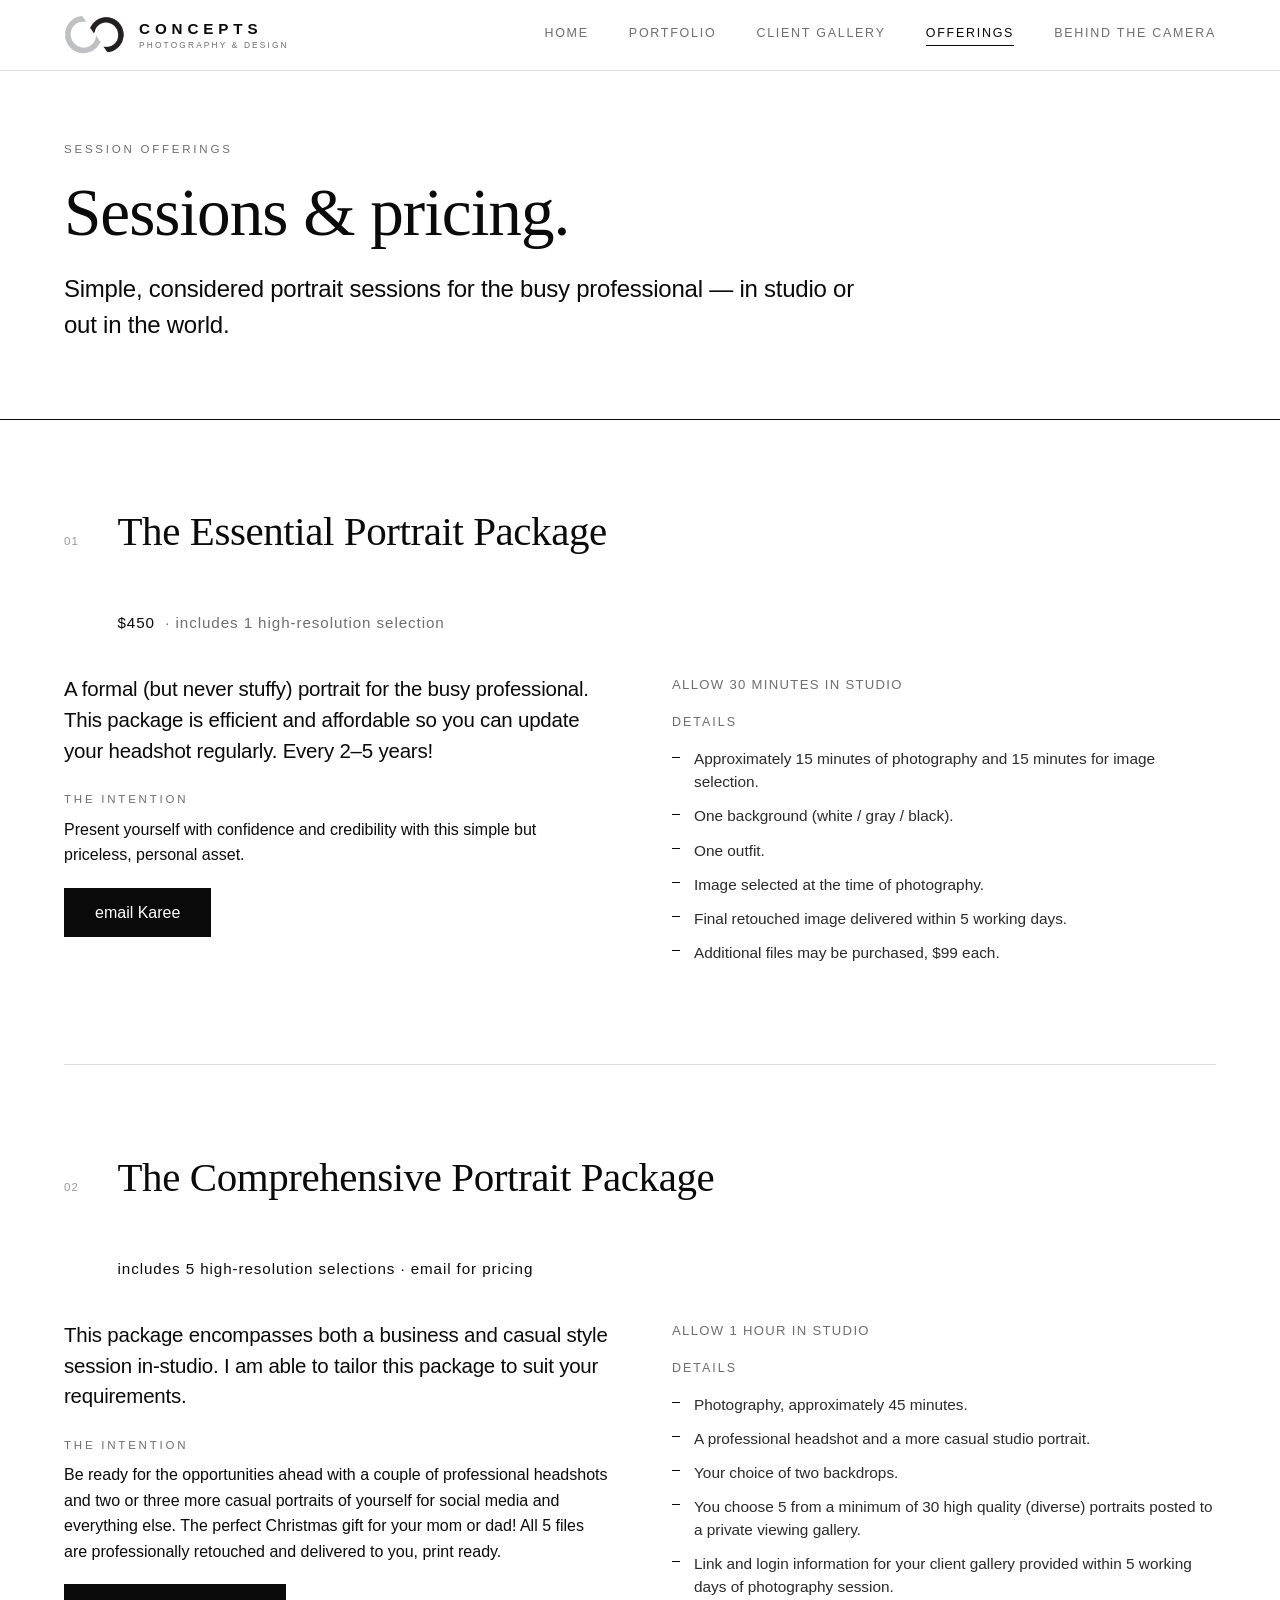
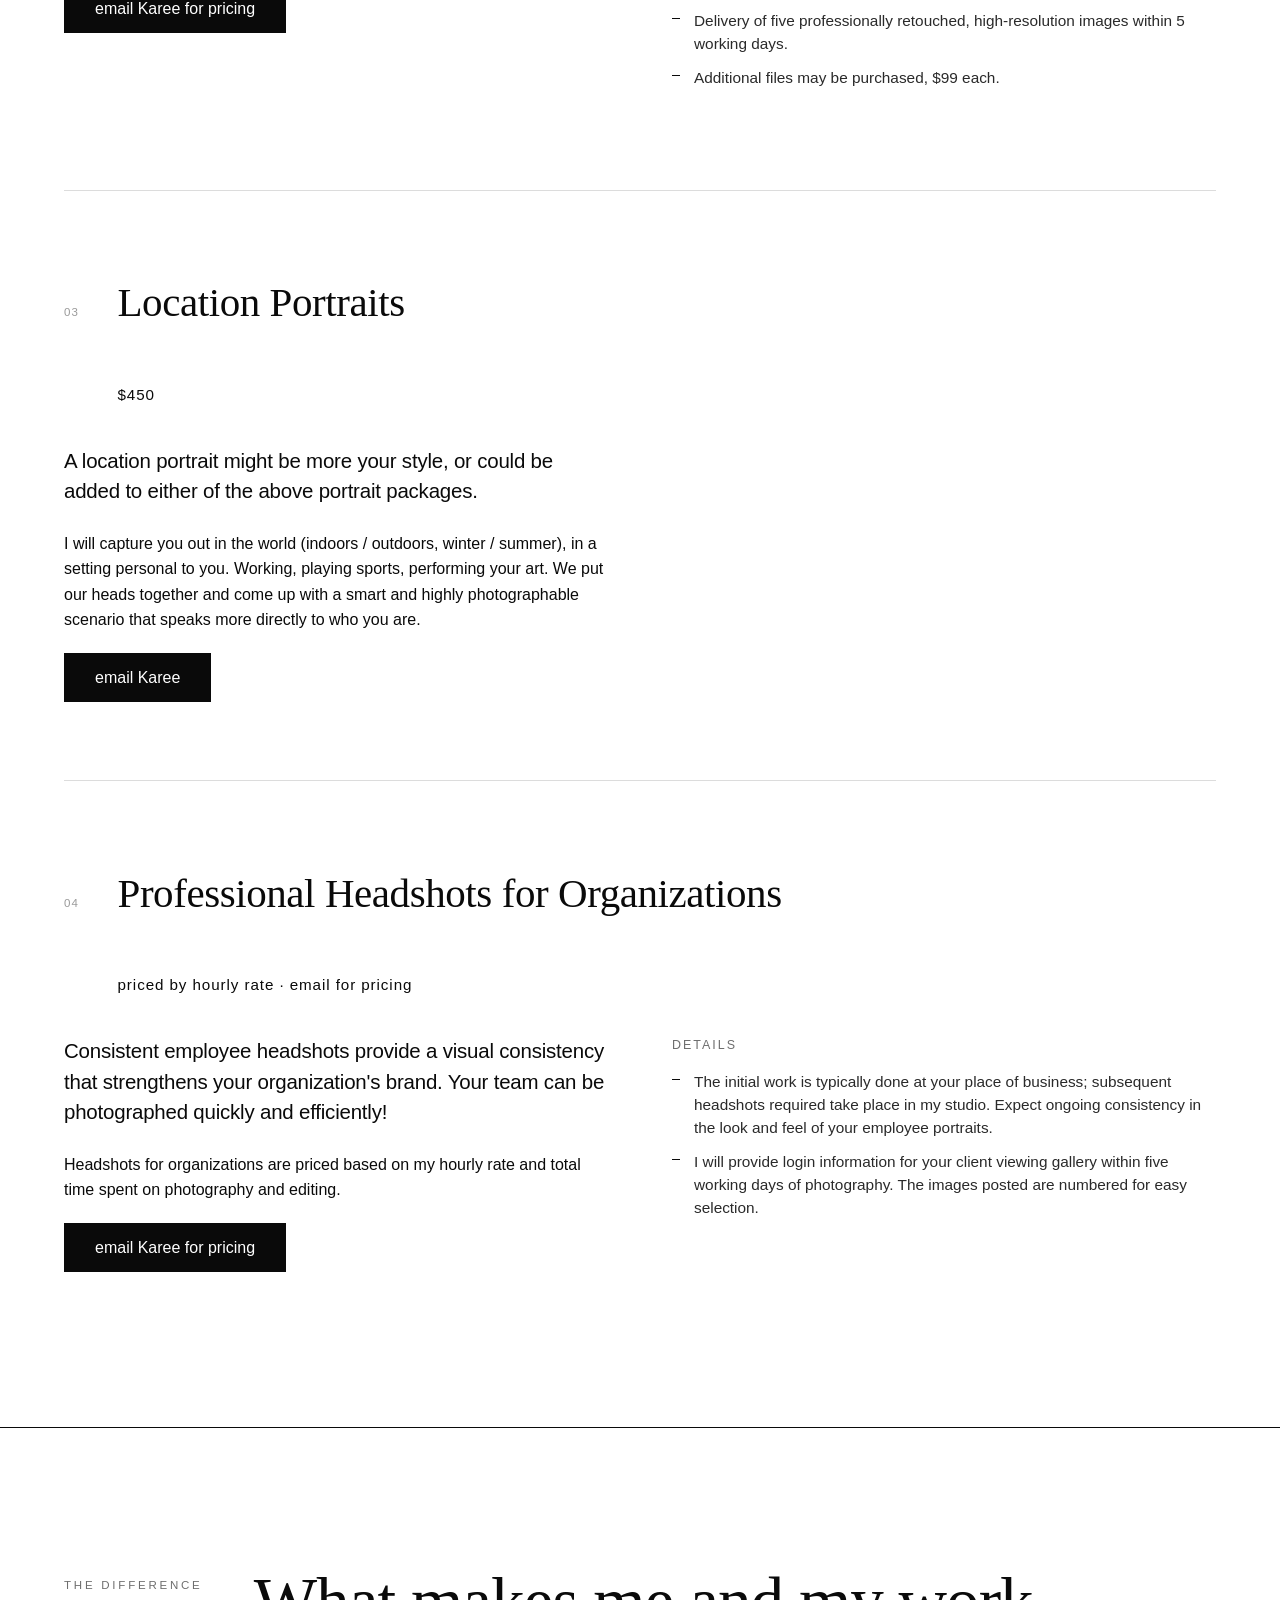
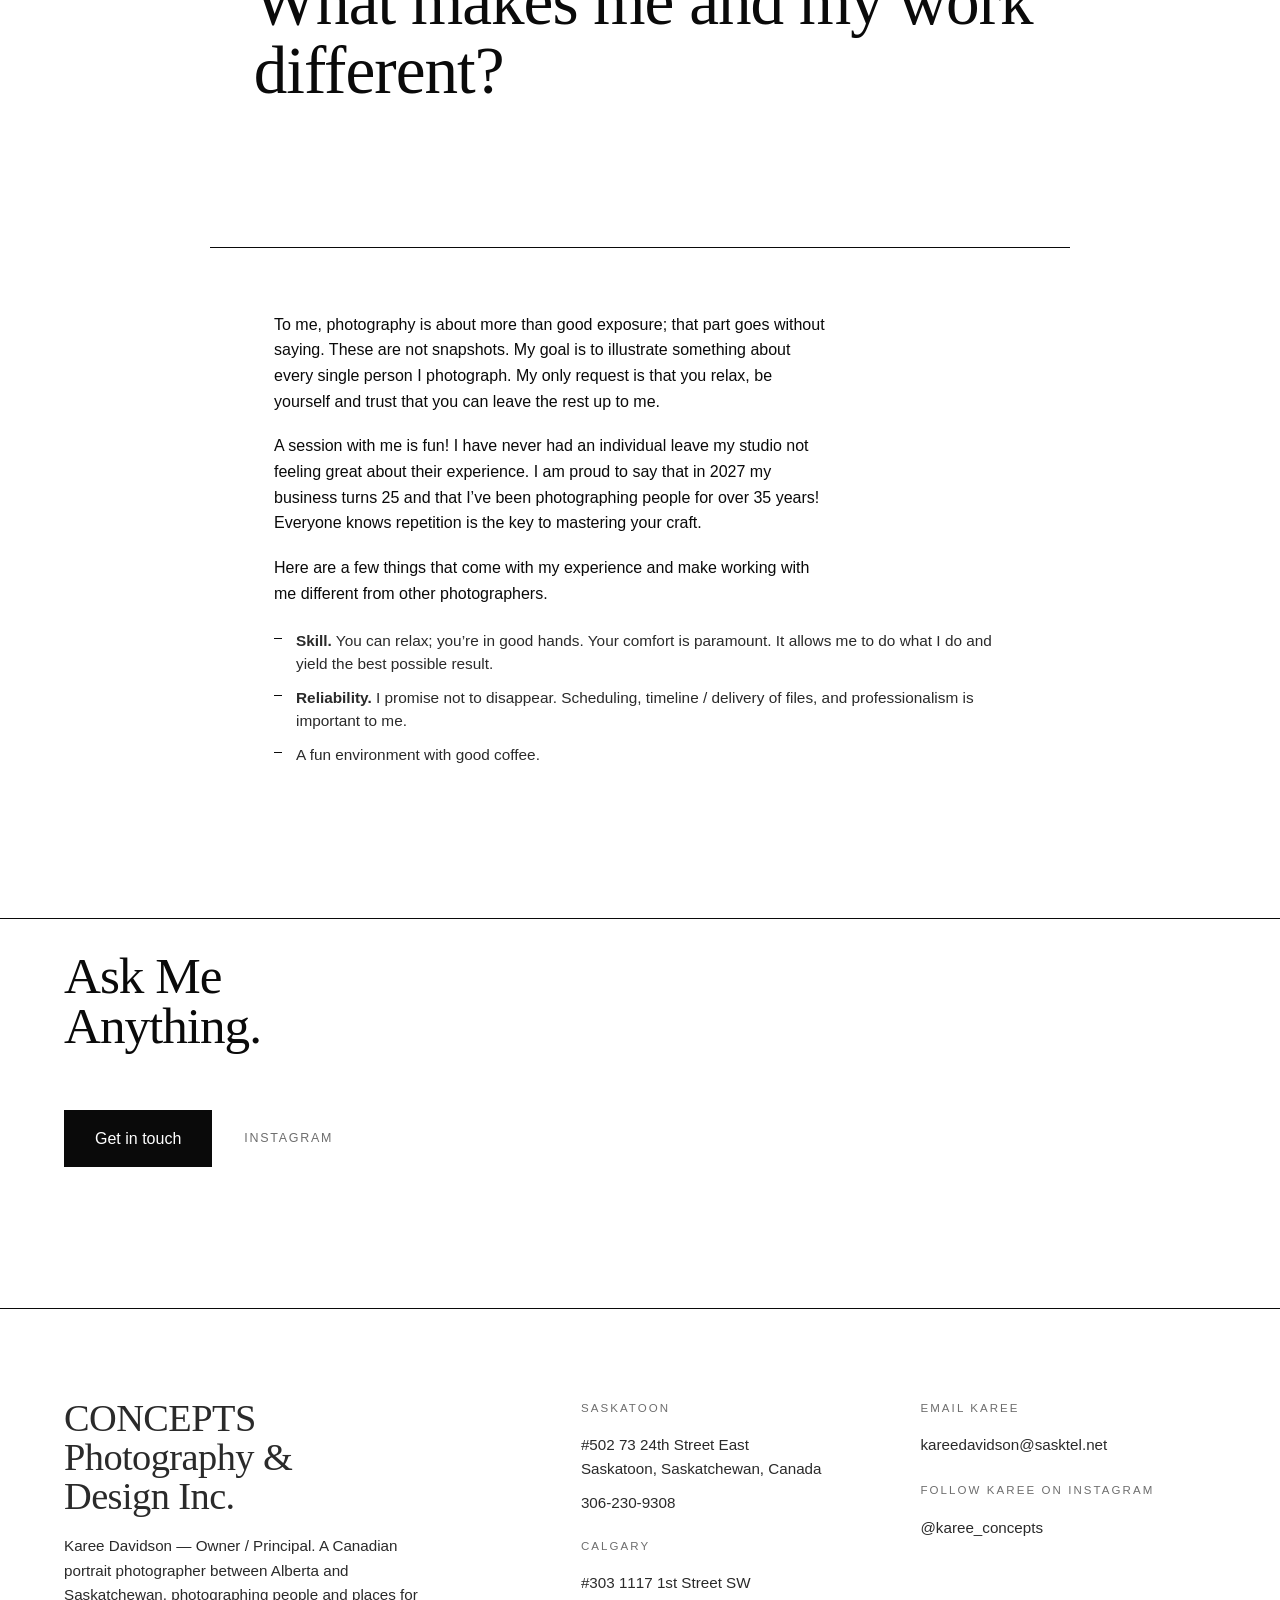
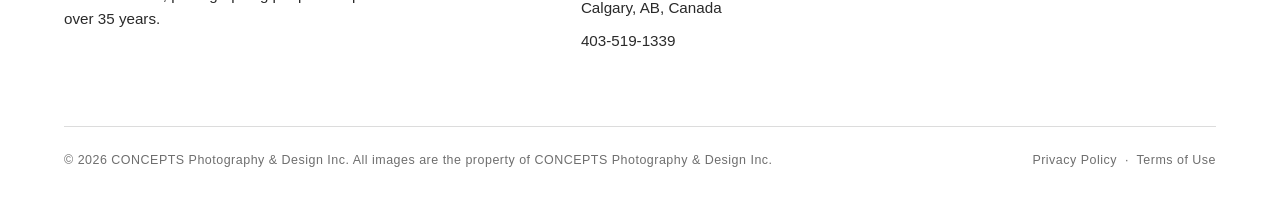
<file: offerings.html>
<!DOCTYPE html>
<html lang="en">
<head>
<meta charset="utf-8">
<meta name="viewport" content="width=device-width, initial-scale=1">
<title>Session Offerings | CONCEPTS Photography &amp; Design Inc. &mdash; Karee Davidson</title>
<meta name="description" content="Portrait session offerings by Karee Davidson, CONCEPTS Photography &amp; Design Inc. Essential and Comprehensive portrait packages, location portraits, and professional headshots for organizations in Saskatoon and Calgary.">
<meta name="keywords" content="portrait session Saskatoon, headshot pricing Calgary, professional headshots, portrait packages, Karee Davidson">
<link rel="canonical" href="https://conceptsphoto.ca/offerings.html">
<meta name="robots" content="index, follow">
<meta property="og:title" content="Session Offerings | CONCEPTS Photography &amp; Design Inc.">
<meta property="og:description" content="Portrait packages, location portraits, and professional headshots for organizations.">
<meta property="og:url" content="https://conceptsphoto.ca/offerings.html">
<meta property="og:image" content="https://conceptsphoto.ca/images/hero-1.jpg">
<link rel="stylesheet" href="css/style.css?v=3">
</head>
<body>
<a class="skip" href="#main">Skip to content</a>
<header class="site-header">
  <div class="wrap-wide">
    <a class="wordmark" href="index.html" aria-label="CONCEPTS Photography & Design — Home"><img src="images/logo-mark.png" alt="" class="logo-mark" aria-hidden="true"><span class="logo-type">Concepts<small>Photography &amp; Design</small></span></a>
    <button class="nav-toggle" aria-label="Menu" aria-expanded="false" aria-controls="primary-nav"><span></span><span></span><span></span></button>
        <nav class="nav" id="primary-nav" aria-label="Primary">
      <a href="index.html" data-nav="index">Home</a>
      <a href="portfolio.html" data-nav="portfolio">Portfolio</a>
      <a href="gallery.html" data-nav="gallery">Client Gallery</a>
      <a href="offerings.html" data-nav="offerings" class="active">Offerings</a>
      <a href="behind-the-camera.html" data-nav="behind">Behind the Camera</a>
    </nav>
  </div>
</header>
<main id="main">
  <div class="page-hero">
    <div class="wrap">
      <span class="label">Session Offerings</span>
      <h1 class="display-md" style="font-size: clamp(2rem, 5.5vw, 4.2rem);">Sessions &amp; pricing.</h1>
      <p class="lead" style="margin-top:24px;">Simple, considered portrait sessions for the busy professional &mdash; in studio or out in the world.</p>
    </div>
  </div>

  <div class="wrap">

    <!-- ESSENTIAL -->
    <section class="offer">
      <div class="offer-head">
        <span class="index-num">01</span>
        <div>
          <p class="offer-title">The Essential Portrait Package</p>
          <span class="offer-price">$450 &nbsp;<span class="muted">&middot; includes 1 high-resolution selection</span></span>
        </div>
      </div>
      <div class="offer-body">
        <div>
          <p class="lead">A formal (but never stuffy) portrait for the busy professional. This package is efficient and affordable so you can update your headshot regularly. Every 2&ndash;5 years!</p>
          <div class="offer-intention">
            <span class="label">The intention</span>
            <p>Present yourself with confidence and credibility with this simple but priceless, personal asset.</p>
          </div>
          <div class="offer-cta"><a class="btn-solid" href="mailto:kareedavidson@sasktel.net?subject=Essential%20Portrait%20Package%20inquiry">email Karee</a></div>
        </div>
        <div class="offer-details">
          <p class="offer-meta">Allow 30 minutes in studio</p>
          <h4>Details</h4>
          <ul>
            <li>Approximately 15 minutes of photography and 15 minutes for image selection.</li>
            <li>One background (white / gray / black).</li>
            <li>One outfit.</li>
            <li>Image selected at the time of photography.</li>
            <li>Final retouched image delivered within 5 working days.</li>
            <li>Additional files may be purchased, $99 each.</li>
          </ul>
        </div>
      </div>
    </section>

    <!-- COMPREHENSIVE -->
    <section class="offer">
      <div class="offer-head">
        <span class="index-num">02</span>
        <div>
          <p class="offer-title">The Comprehensive Portrait Package</p>
          <span class="offer-price muted">includes 5 high-resolution selections &middot; email for pricing</span>
        </div>
      </div>
      <div class="offer-body">
        <div>
          <p class="lead">This package encompasses both a business and casual style session in-studio. I am able to tailor this package to suit your requirements.</p>
          <div class="offer-intention">
            <span class="label">The intention</span>
            <p>Be ready for the opportunities ahead with a couple of professional headshots and two or three more casual portraits of yourself for social media and everything else. The perfect Christmas gift for your mom or dad! All 5 files are professionally retouched and delivered to you, print ready.</p>
          </div>
          <div class="offer-cta"><a class="btn-solid" href="mailto:kareedavidson@sasktel.net?subject=Comprehensive%20Portrait%20Package%20inquiry">email Karee for pricing</a></div>
        </div>
        <div class="offer-details">
          <p class="offer-meta">Allow 1 hour in studio</p>
          <h4>Details</h4>
          <ul>
            <li>Photography, approximately 45 minutes.</li>
            <li>A professional headshot and a more casual studio portrait.</li>
            <li>Your choice of two backdrops.</li>
            <li>You choose 5 from a minimum of 30 high quality (diverse) portraits posted to a private viewing gallery.</li>
            <li>Link and login information for your client gallery provided within 5 working days of photography session.</li>
            <li>Delivery of five professionally retouched, high-resolution images within 5 working days.</li>
            <li>Additional files may be purchased, $99 each.</li>
          </ul>
        </div>
      </div>
    </section>

    <!-- LOCATION -->
    <section class="offer">
      <div class="offer-head">
        <span class="index-num">03</span>
        <div>
          <p class="offer-title">Location Portraits</p>
          <span class="offer-price">$450</span>
        </div>
      </div>
      <div class="offer-body">
        <div>
          <p class="lead">A location portrait might be more your style, or could be added to either of the above portrait packages.</p>
          <p>I will capture you out in the world (indoors / outdoors, winter / summer), in a setting personal to you. Working, playing sports, performing your art. We put our heads together and come up with a smart and highly photographable scenario that speaks more directly to who you are.</p>
          <div class="offer-cta"><a class="btn-solid" href="mailto:kareedavidson@sasktel.net?subject=Location%20Portrait%20inquiry">email Karee</a></div>
        </div>
      </div>
    </section>

    <!-- ORGANIZATIONS -->
    <section class="offer">
      <div class="offer-head">
        <span class="index-num">04</span>
        <div>
          <p class="offer-title">Professional Headshots for Organizations</p>
          <span class="offer-price muted">priced by hourly rate &middot; email for pricing</span>
        </div>
      </div>
      <div class="offer-body">
        <div>
          <p class="lead">Consistent employee headshots provide a visual consistency that strengthens your organization's brand. Your team can be photographed quickly and efficiently!</p>
          <p>Headshots for organizations are priced based on my hourly rate and total time spent on photography and editing.</p>
          <div class="offer-cta"><a class="btn-solid" href="mailto:kareedavidson@sasktel.net?subject=Organization%20Headshots%20inquiry">email Karee for pricing</a></div>
        </div>
        <div class="offer-details">
          <h4>Details</h4>
          <ul>
            <li>The initial work is typically done at your place of business; subsequent headshots required take place in my studio. Expect ongoing consistency in the look and feel of your employee portraits.</li>
            <li>I will provide login information for your client viewing gallery within five working days of photography. The images posted are numbered for easy selection.</li>
          </ul>
        </div>
      </div>
    </section>

  </div>

  <!-- WHAT MAKES ME DIFFERENT -->
  <section class="pullquote" style="margin-top:clamp(40px,6vw,80px);">
    <div class="wrap">
      <div class="section-head"><span class="label">The difference</span><p class="display-md">What makes me and my work different?</p></div>
    </div>
    <div class="wrap" style="max-width:860px;border-top:1px solid var(--hairline-strong);padding-top:clamp(40px,5vw,64px);">
      <p>To me, photography is about more than good exposure; that part goes without saying. These are not snapshots. My goal is to illustrate something about every single person I photograph. My only request is that you relax, be yourself and trust that you can leave the rest up to me.</p>
      <p style="margin-top:1.2em;">A session with me is fun! I have never had an individual leave my studio not feeling great about their experience. I am proud to say that in 2027 my business turns 25 and that I&rsquo;ve been photographing people for over 35 years! Everyone knows repetition is the key to mastering your craft.</p>
      <p style="margin-top:1.2em;">Here are a few things that come with my experience and make working with me different from other photographers.</p>
      <div class="offer-details" style="margin-top:1.4em;">
        <ul>
          <li><strong>Skill.</strong> You can relax; you&rsquo;re in good hands. Your comfort is paramount. It allows me to do what I do and yield the best possible result.</li>
          <li><strong>Reliability.</strong> I promise not to disappear. Scheduling, timeline / delivery of files, and professionalism is important to me.</li>
          <li>A fun environment with good coffee.</li>
        </ul>
      </div>
    </div>
  </section>

  <section class="statement">
    <div class="wrap">
      <p class="display" style="font-size: clamp(2.2rem, 4vw, 3.4rem);">Ask Me Anything.</p>
      <div class="row">
        <a class="btn-solid" href="contact.html">Get in touch</a>
        <span class="social-inline"><a href="https://www.instagram.com/karee_concepts" rel="noopener" target="_blank">Instagram</a></span>
      </div>
    </div>
  </section>

</main>
<footer class="site-footer">
  <div class="wrap-wide">
    <div class="footer-top">
      <div>
        <p class="display-md">CONCEPTS Photography &amp; Design Inc.</p>
        <p style="margin-top:18px;max-width:44ch;color:#2a2a2a;">Karee Davidson &mdash; Owner / Principal. A Canadian portrait photographer between Alberta and Saskatchewan, photographing people and places for over 35 years.</p>
      </div>
      <div>
        <h4>Saskatoon</h4>
        <p>#502 73 24th Street East<br>Saskatoon, Saskatchewan, Canada</p>
        <a href="tel:+13062309308">306-230-9308</a>
        <h4 style="margin-top:22px;">Calgary</h4>
        <p>#303 1117 1st Street SW<br>Calgary, AB, Canada</p>
        <a href="tel:+14035191339">403-519-1339</a>
      </div>
      <div>
        <h4>email Karee</h4>
        <a href="mailto:kareedavidson@sasktel.net">kareedavidson@sasktel.net</a>
        <h4 style="margin-top:24px;">follow Karee on Instagram</h4>
        <a href="https://www.instagram.com/karee_concepts" rel="noopener" target="_blank">@karee_concepts</a>
      </div>
    </div>
    <div class="footer-bottom">
      <span>&copy; <span class="year">2026</span> CONCEPTS Photography &amp; Design Inc. All images are the property of CONCEPTS Photography &amp; Design Inc.</span>
      <span><a href="privacy.html">Privacy Policy</a> &nbsp;&middot;&nbsp; <a href="terms.html">Terms of Use</a></span>
    </div>
  </div>
</footer>
<script src="js/main.js"></script>
</body>
</html>
</file>
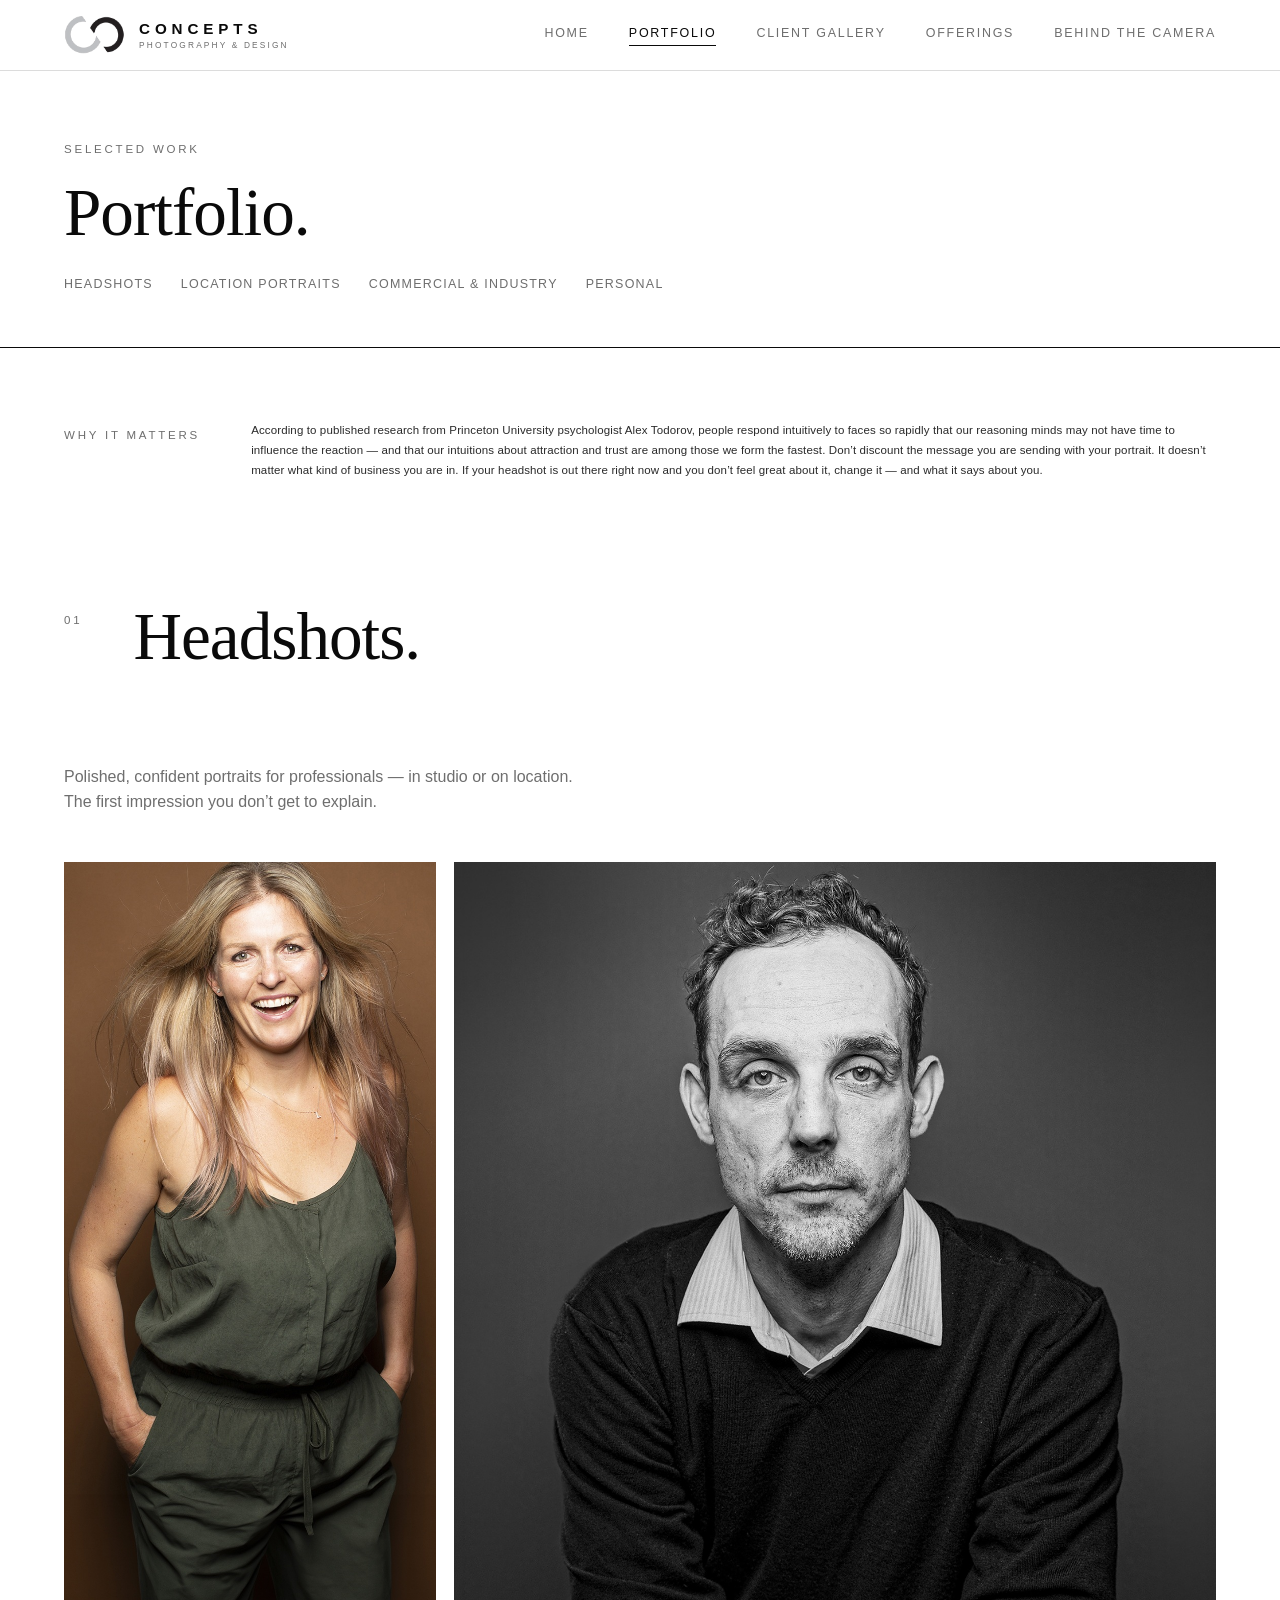
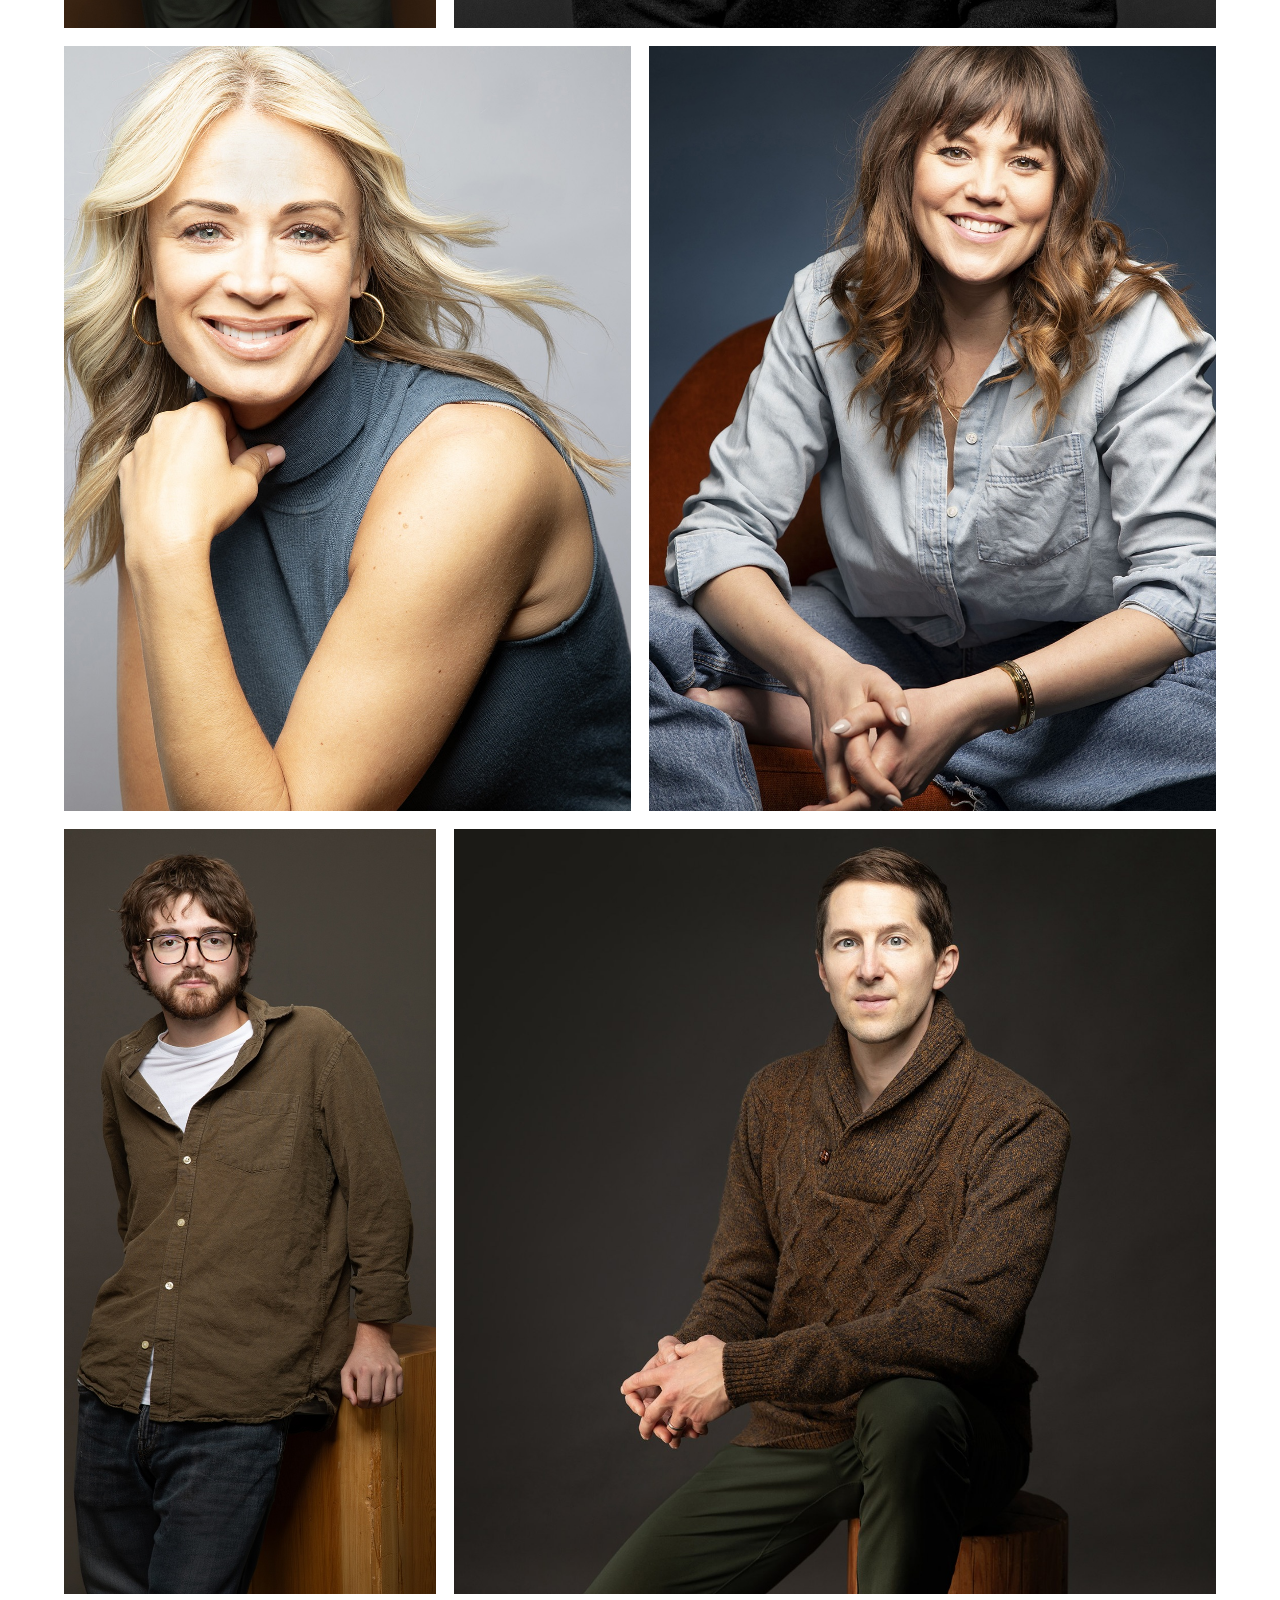
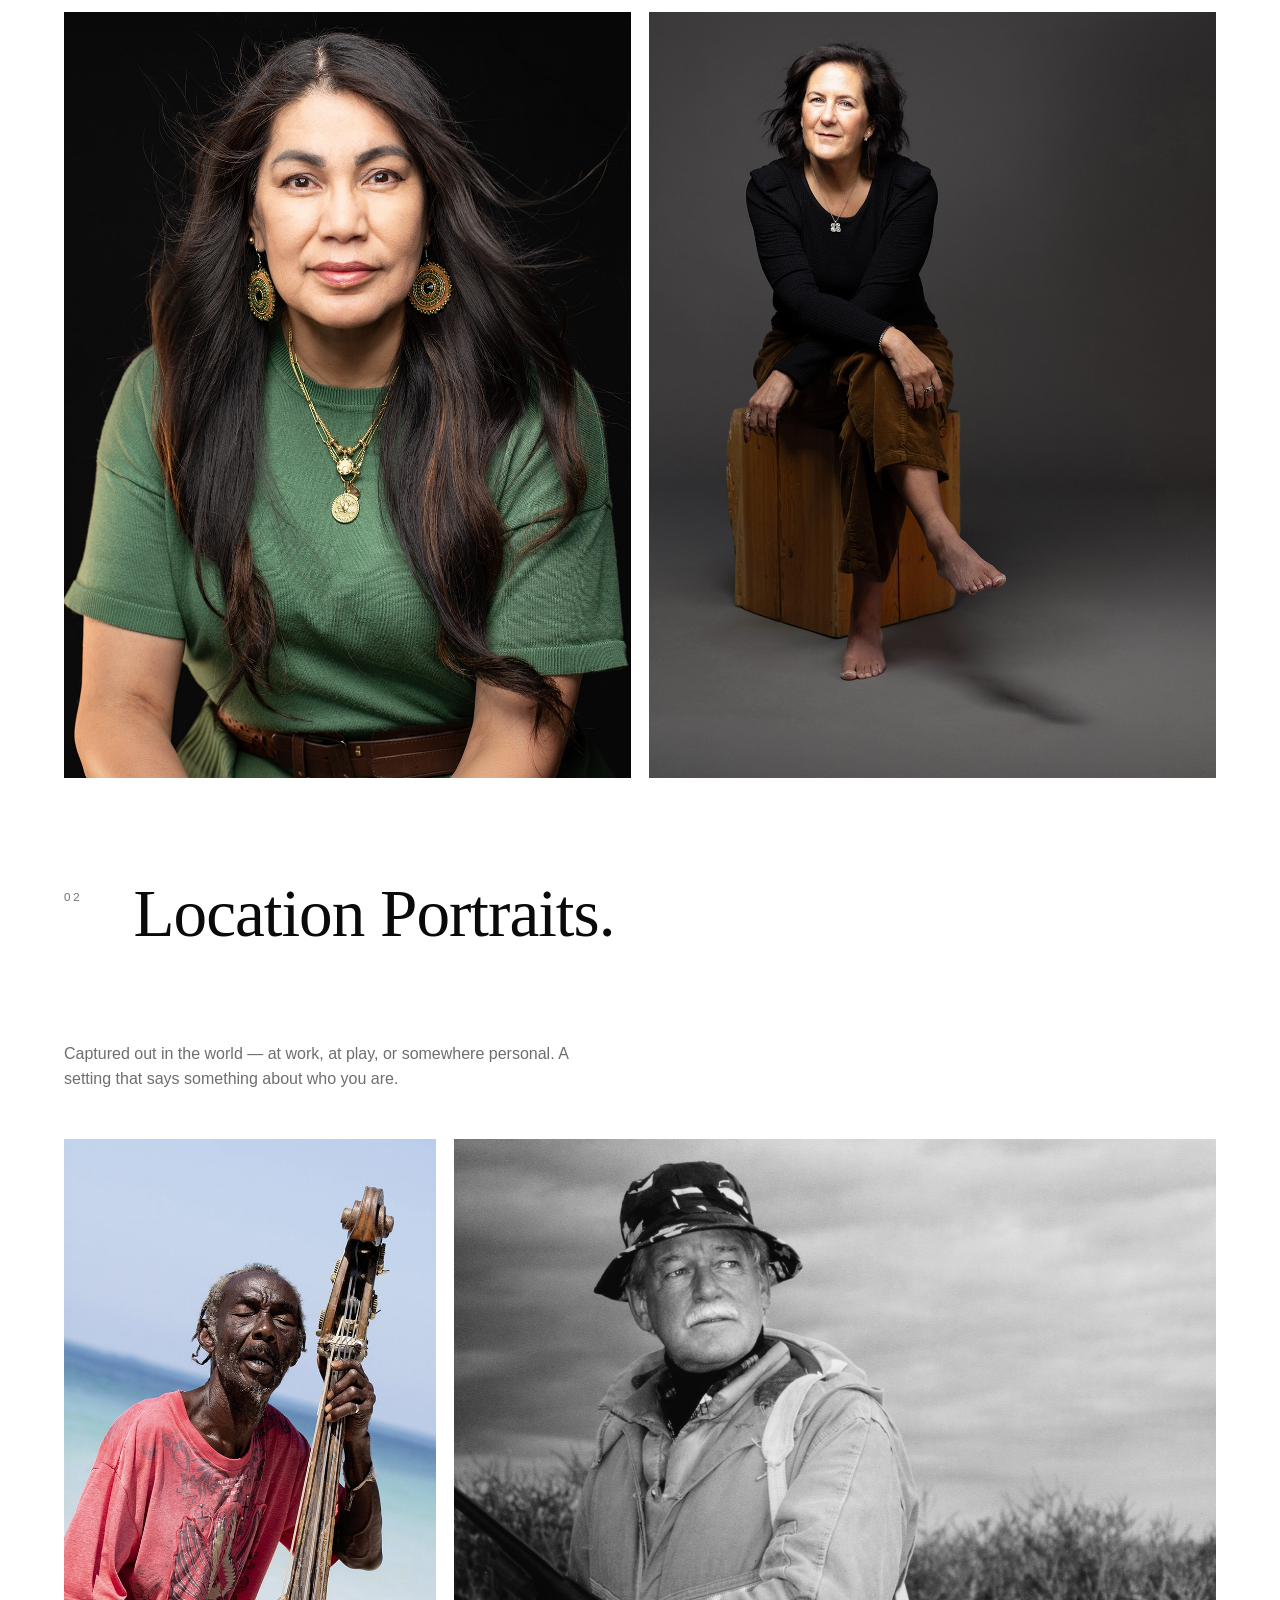
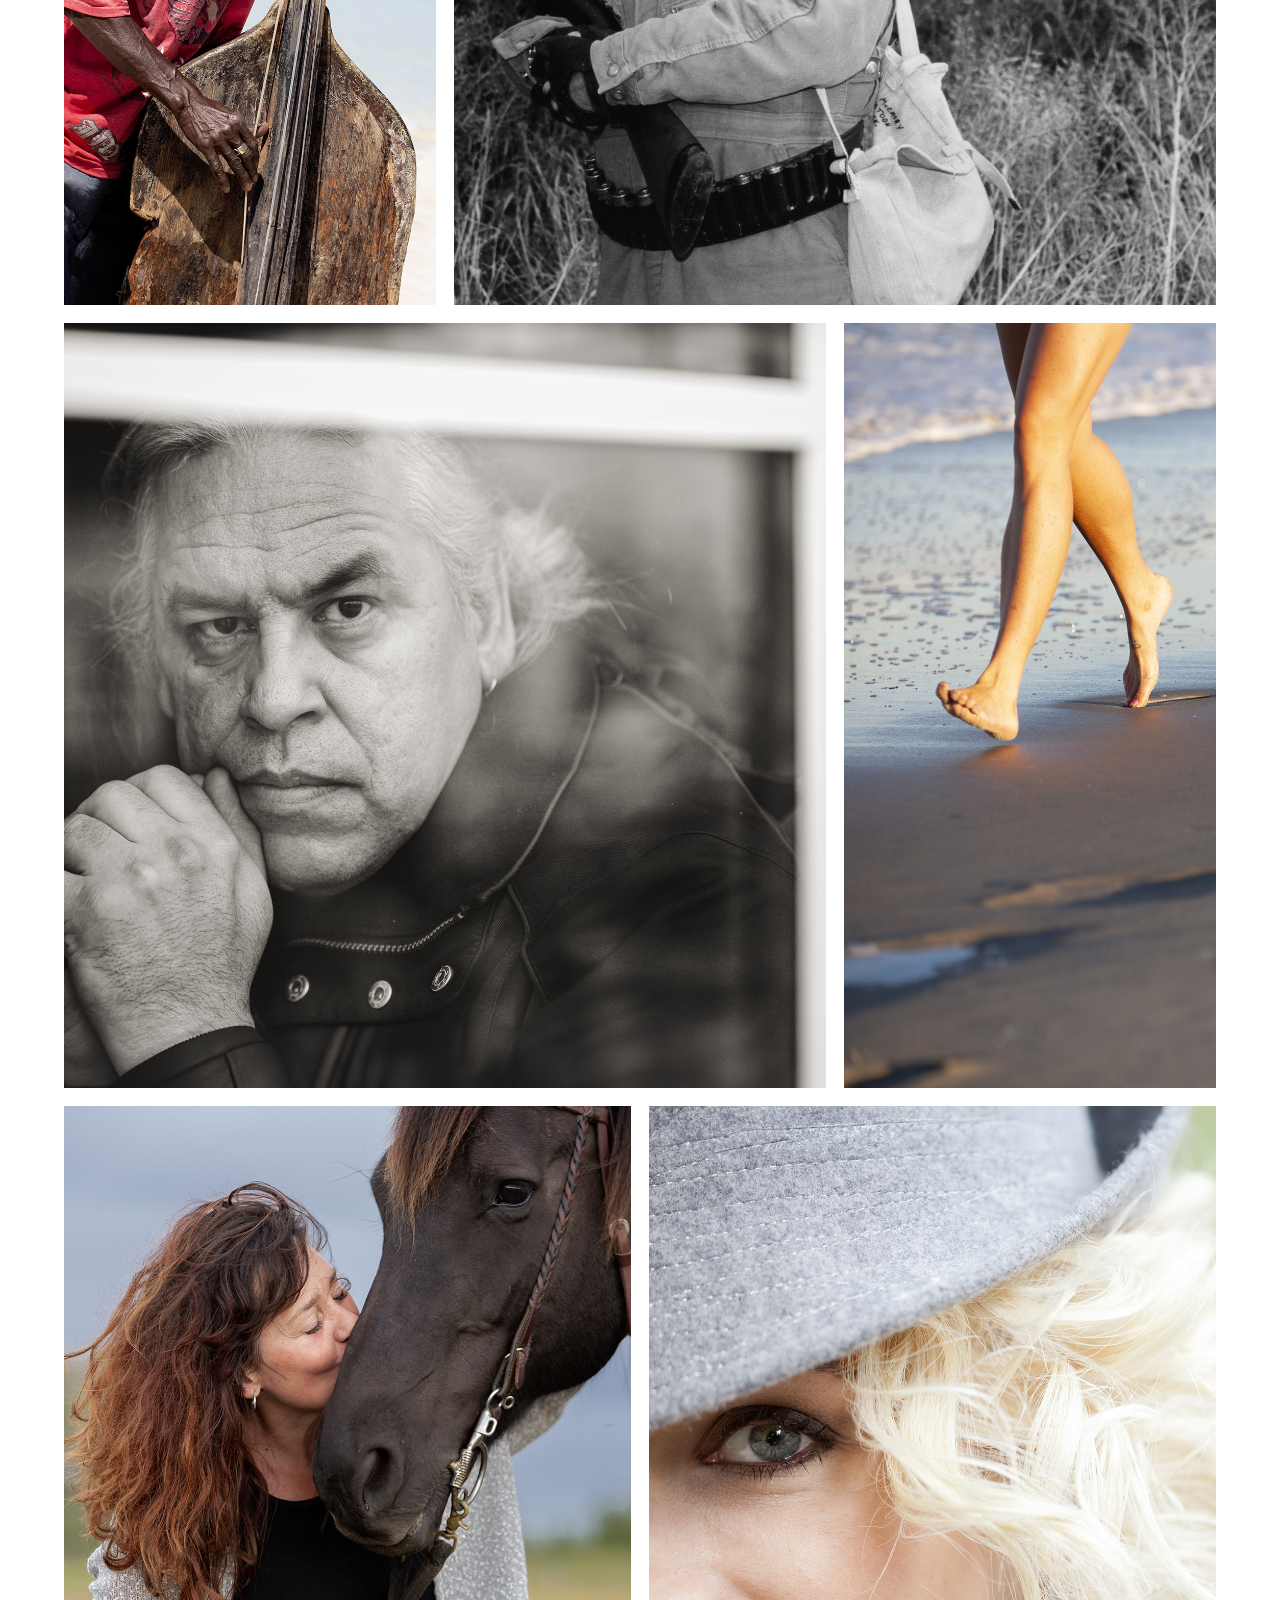
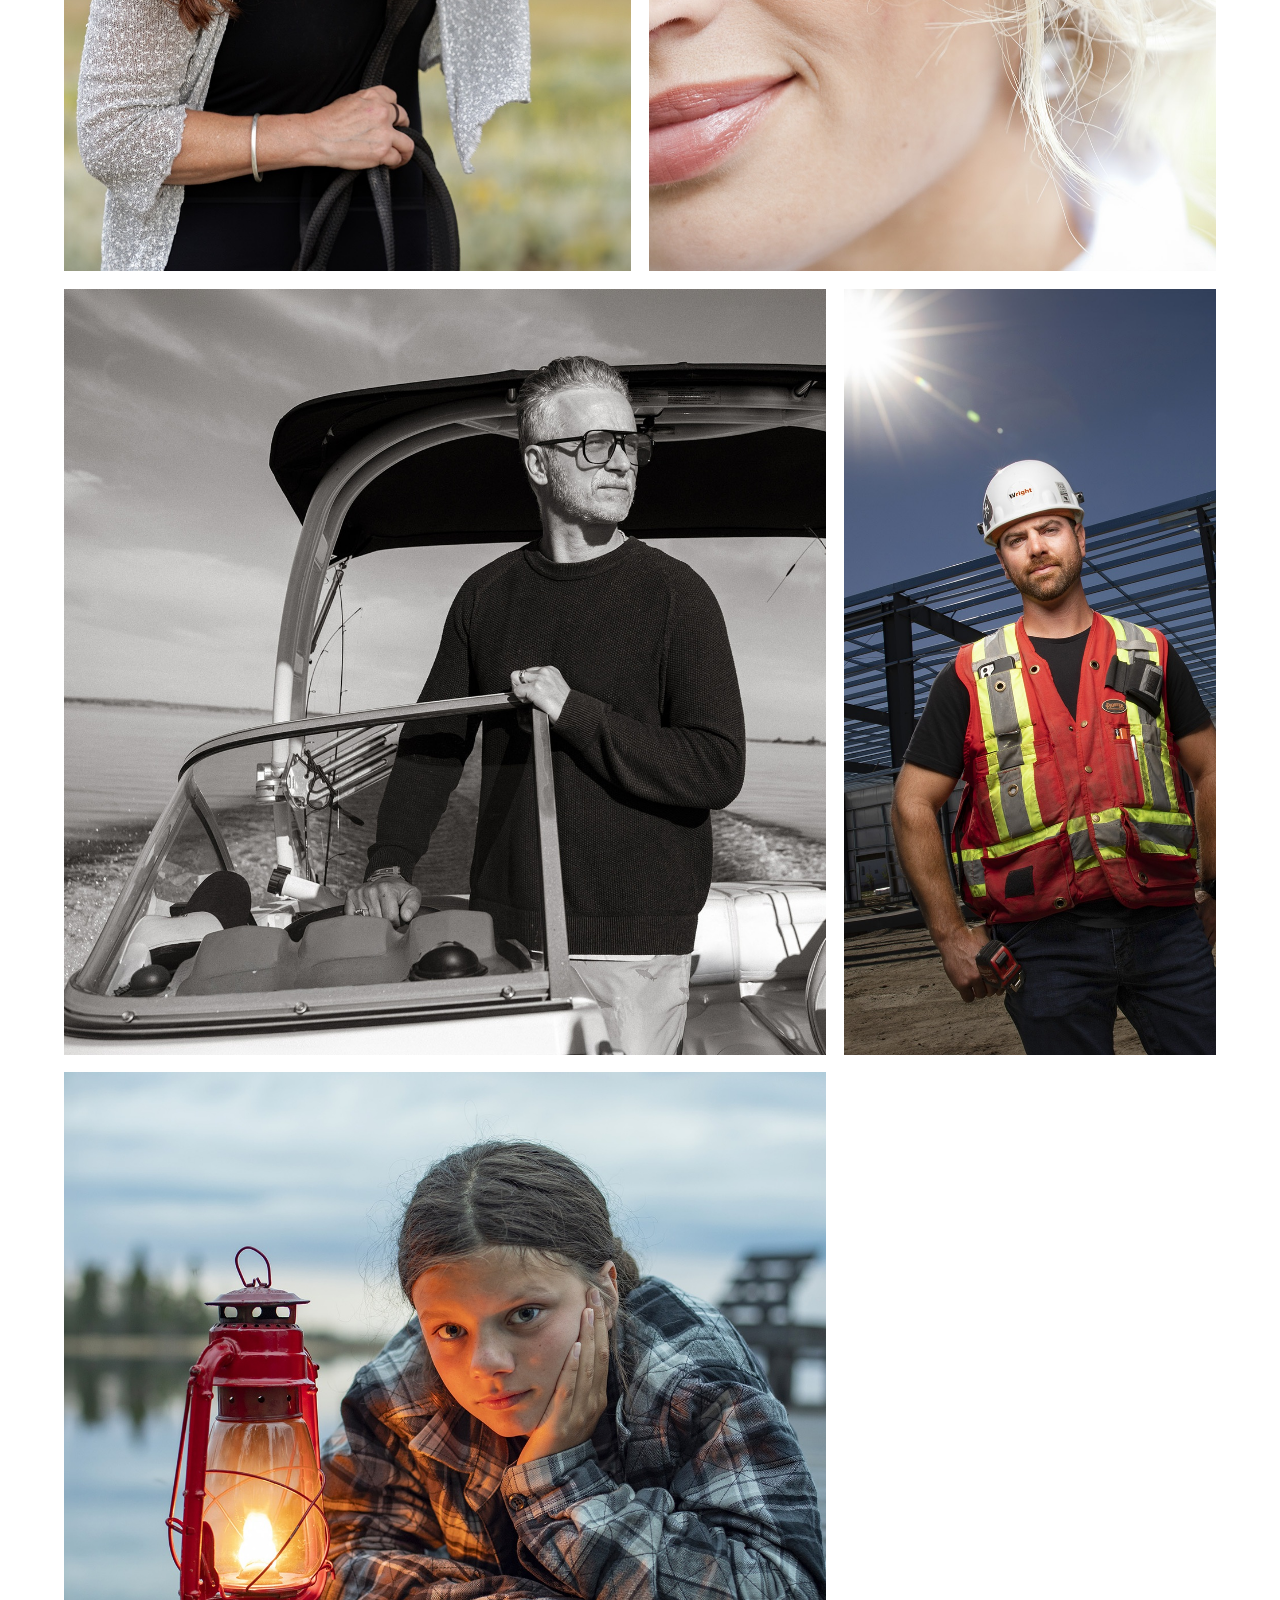
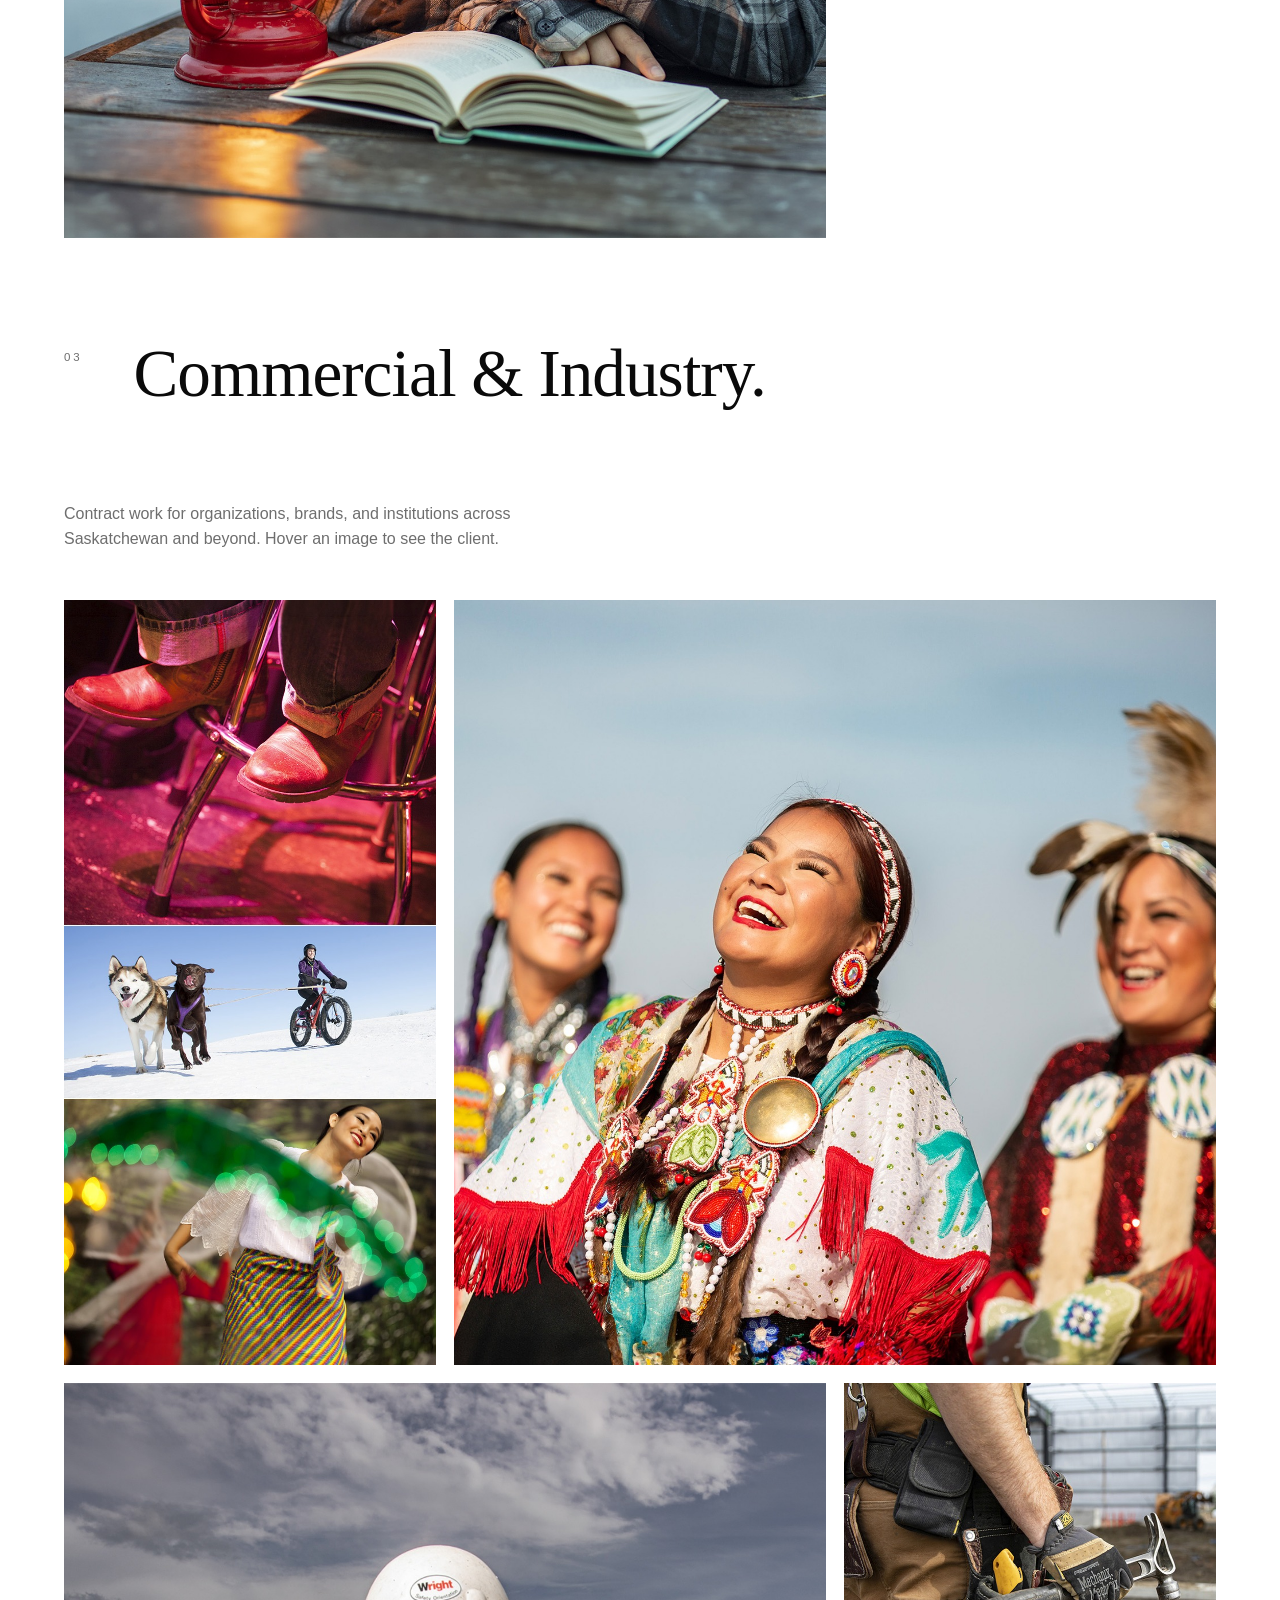
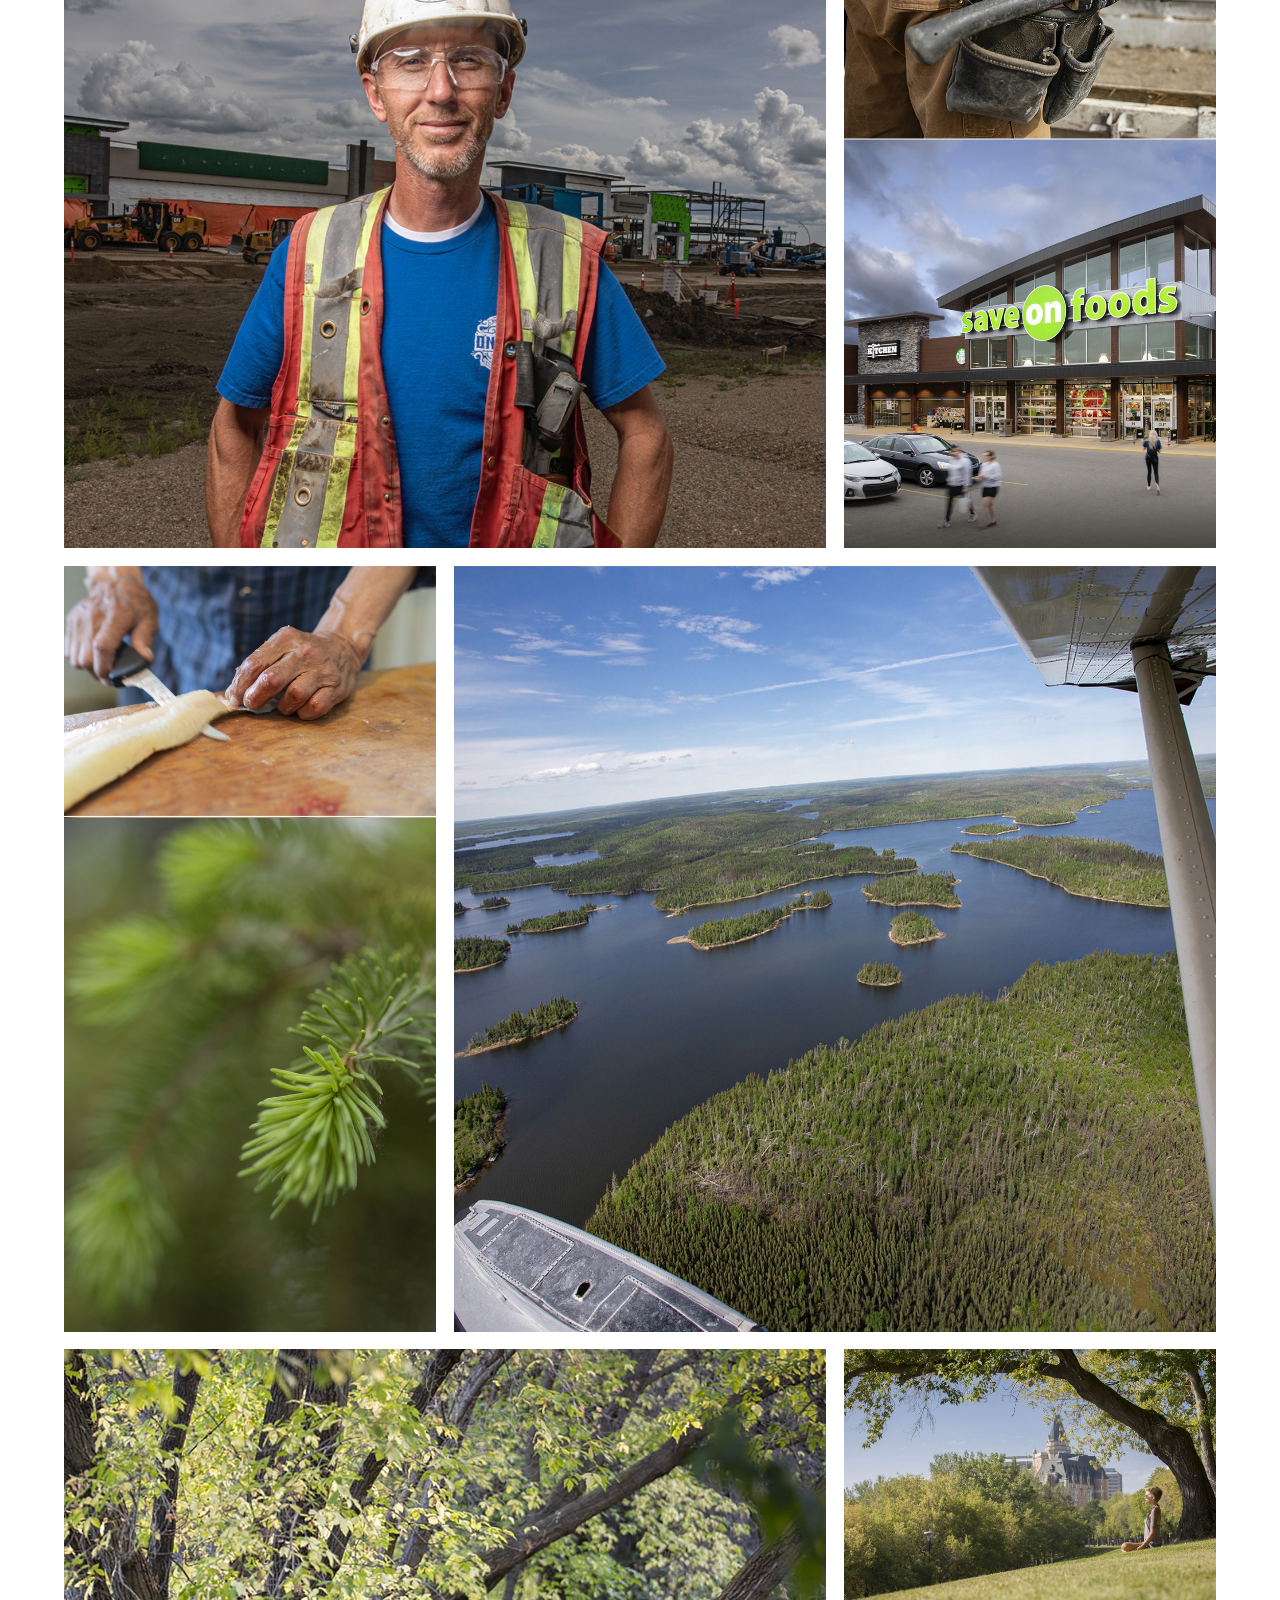
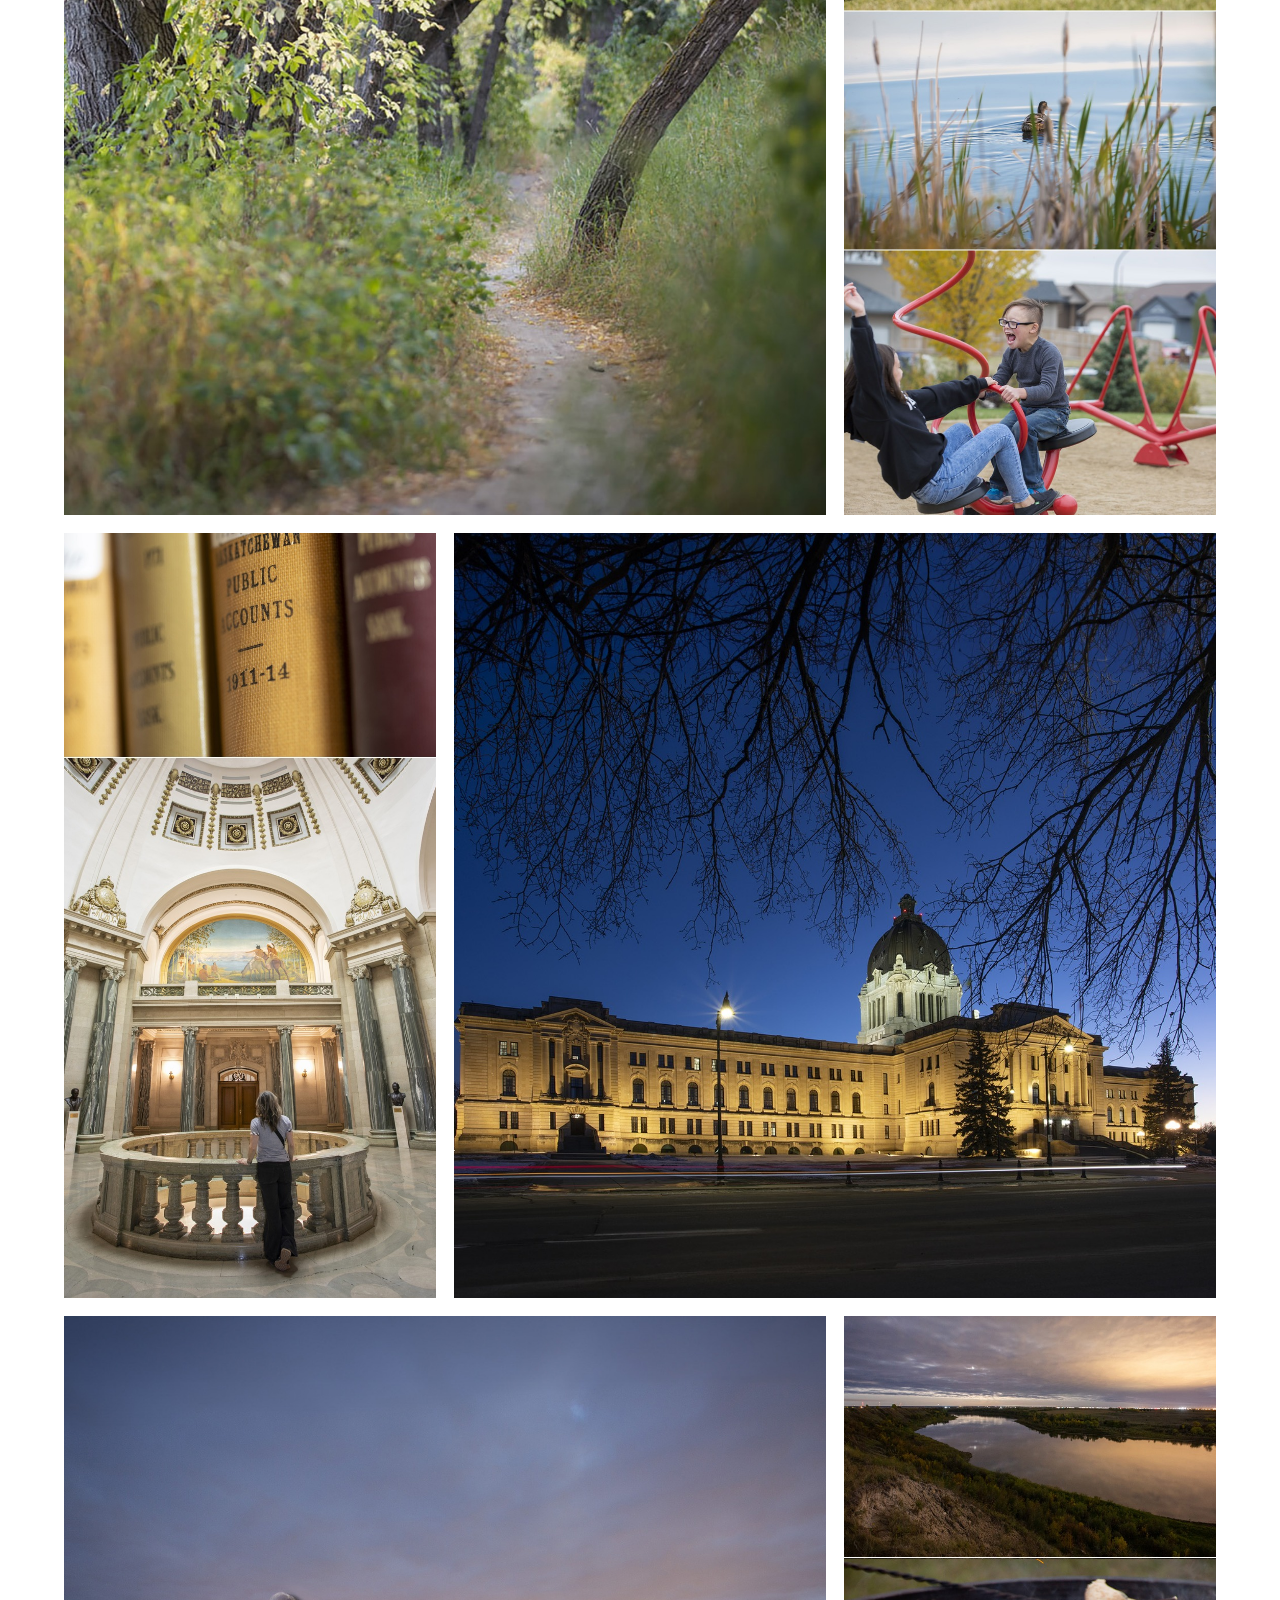
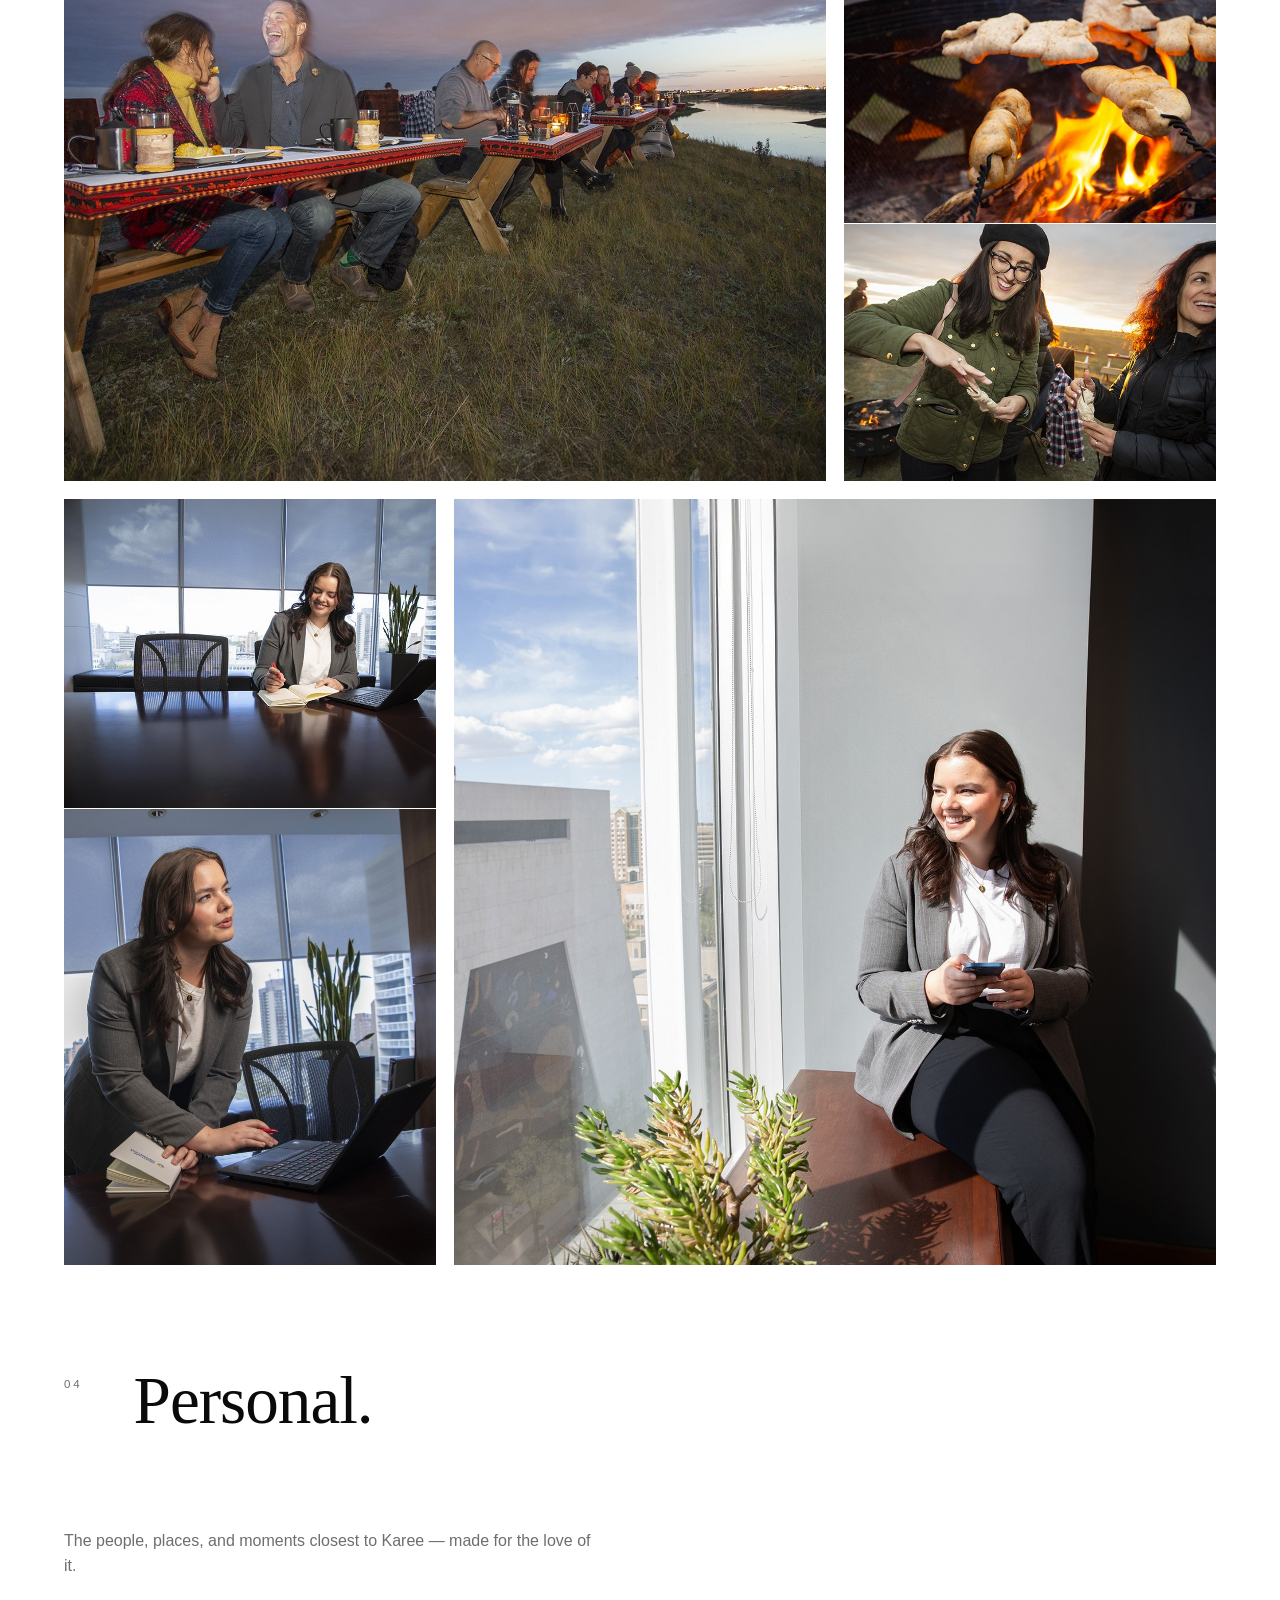
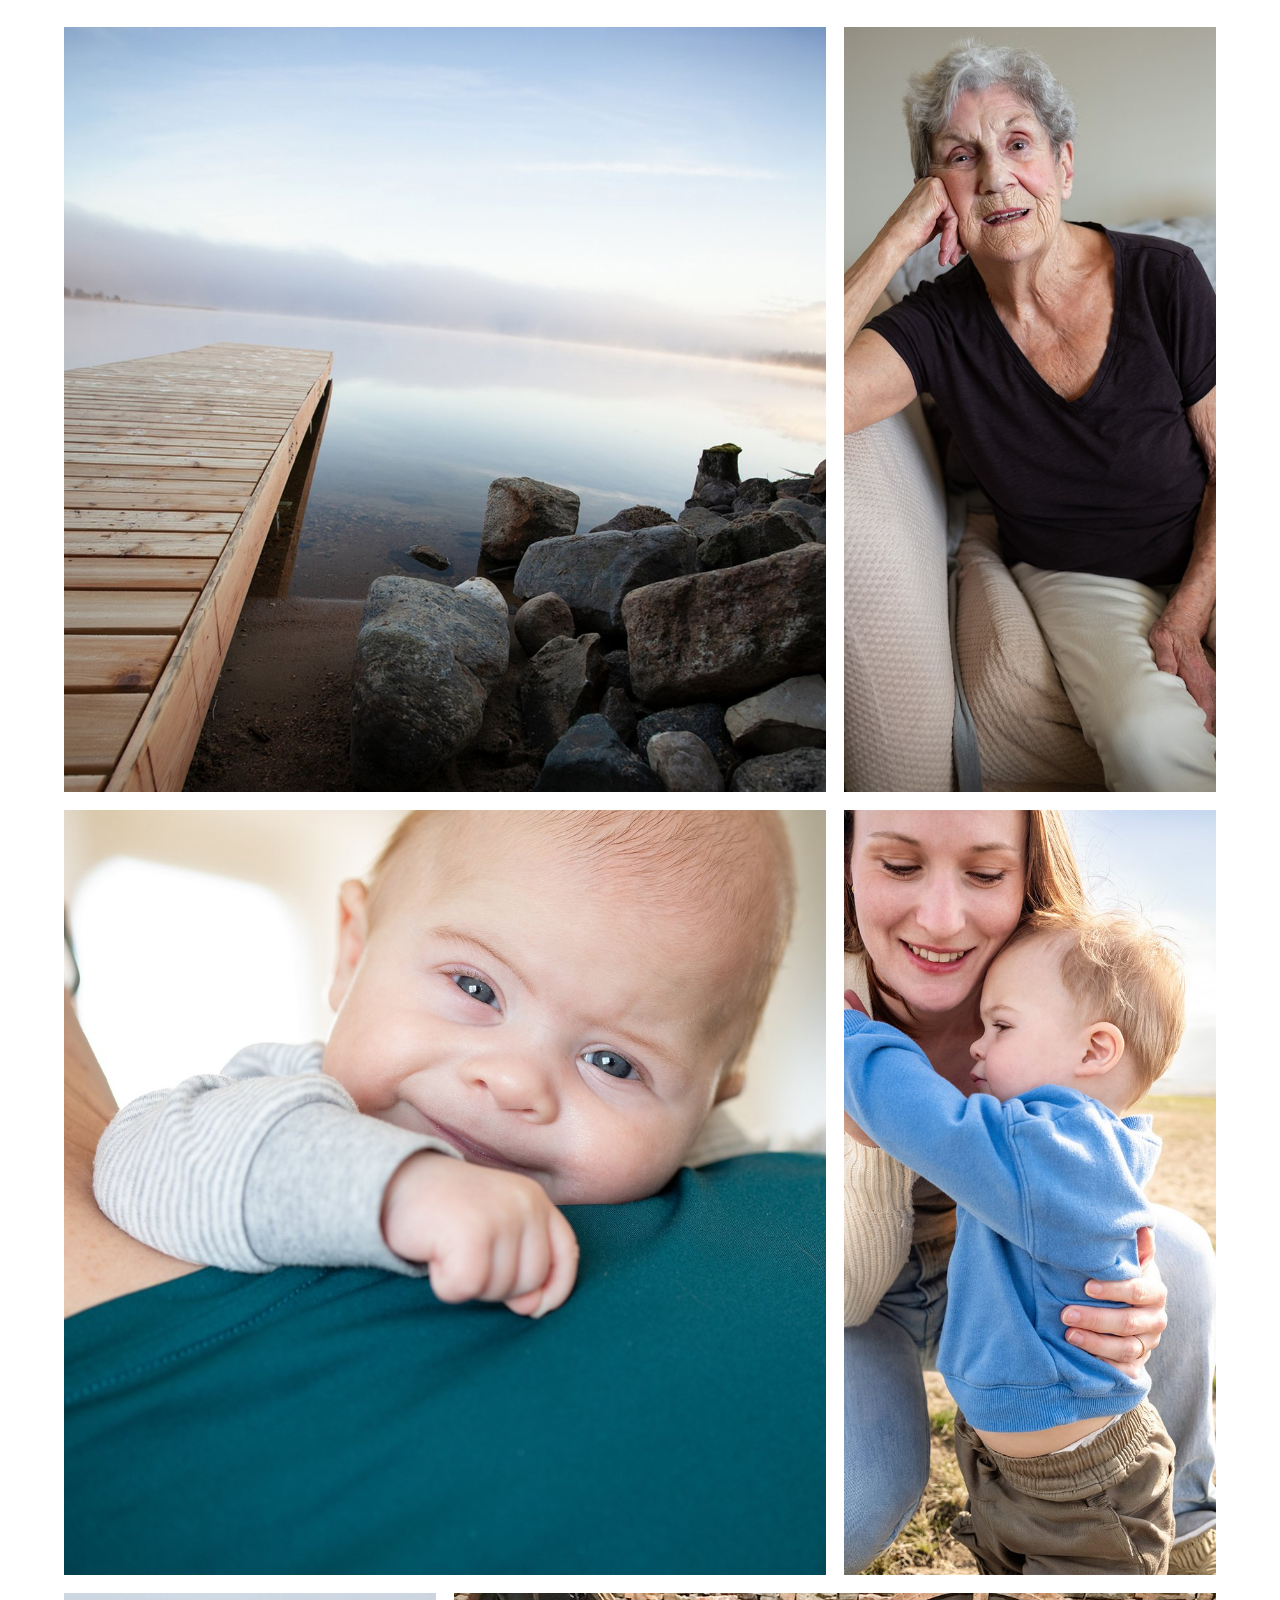
<file: portfolio.html>
<!DOCTYPE html>
<html lang="en">
<head>
<meta charset="utf-8">
<meta name="viewport" content="width=device-width, initial-scale=1">
<title>Portfolio | CONCEPTS Photography &amp; Design Inc. &mdash; Karee Davidson</title>
<meta name="description" content="Portfolio by Karee Davidson, CONCEPTS Photography &amp; Design Inc. — headshots, location portraits, commercial &amp; industry, and personal work in Saskatoon and Calgary.">
<link rel="canonical" href="https://conceptsphoto.ca/portfolio.html">
<meta name="robots" content="index, follow">
<meta property="og:title" content="Portfolio | CONCEPTS Photography &amp; Design Inc.">
<meta property="og:image" content="https://conceptsphoto.ca/images/hero-1.jpg">
<link rel="stylesheet" href="css/style.css?v=3">
</head>
<body>
<a class="skip" href="#main">Skip to content</a>
<header class="site-header">
  <div class="wrap-wide">
    <a class="wordmark" href="index.html" aria-label="CONCEPTS Photography & Design — Home"><img src="images/logo-mark.png" alt="" class="logo-mark" aria-hidden="true"><span class="logo-type">Concepts<small>Photography &amp; Design</small></span></a>
    <button class="nav-toggle" aria-label="Menu" aria-expanded="false" aria-controls="primary-nav"><span></span><span></span><span></span></button>
        <nav class="nav" id="primary-nav" aria-label="Primary">
      <a href="index.html" data-nav="index">Home</a>
      <a href="portfolio.html" data-nav="portfolio" class="active">Portfolio</a>
      <a href="gallery.html" data-nav="gallery">Client Gallery</a>
      <a href="offerings.html" data-nav="offerings">Offerings</a>
      <a href="behind-the-camera.html" data-nav="behind">Behind the Camera</a>
    </nav>
  </div>
</header>
<main id="main">
  <div class="page-hero">
    <div class="wrap">
      <span class="label">Selected work</span>
      <h1 class="display-md" style="font-size: clamp(2rem, 5.5vw, 4.2rem);">Portfolio.</h1>
      <nav class="section-nav" aria-label="Portfolio sections">
        <a href="#headshots">Headshots</a>
        <a href="#location">Location Portraits</a>
        <a href="#commercial">Commercial &amp; Industry</a>
        <a href="#personal">Personal</a>
      </nav>
    </div>
  </div>

  <section class="pf-intro">
    <div class="wrap">
      <div class="pf-intro-inner">
        <span class="label">Why it matters</span>
        <div>
          <p class="pf-intro-small">According to published research from Princeton University psychologist Alex Todorov, people respond intuitively to faces so rapidly that our reasoning minds may not have time to influence the reaction &mdash; and that our intuitions about attraction and trust are among those we form the fastest. Don&rsquo;t discount the message you are sending with your portrait. It doesn&rsquo;t matter what kind of business you are in. If your headshot is out there right now and you don&rsquo;t feel great about it, change it &mdash; and what it says about you.</p>
        </div>
      </div>
    </div>
  </section>

  <!-- HEADSHOTS -->
  <section id="headshots" class="pf-section">
    <div class="wrap-wide">
      <div class="section-head"><span class="label">01</span><p class="display-md">Headshots.</p></div>
      <p class="section-desc">Polished, confident portraits for professionals &mdash; in studio or on location. The first impression you don’t get to explain.</p>
      <div class="folio">
        <a href="#" class="tall"><img src="images/pf-ph-1.jpg" alt="Portrait headshot" loading="lazy"></a>
        <a href="#" class="wide"><img src="images/pf-ph-2.jpg" alt="Black and white headshot" loading="lazy"></a>
        <a href="#" class="half"><img src="images/pf-ph-3.jpg" alt="Professional headshot" loading="lazy"></a>
        <a href="#" class="half"><img src="images/pf-ph-6.jpg" alt="Studio headshot" loading="lazy"></a>
        <a href="#" class="tall"><img src="images/pf-ph-5.jpg" alt="Business headshot" loading="lazy"></a>
        <a href="#" class="wide"><img src="images/pf-ph-7.jpg" alt="Professional portrait" loading="lazy"></a>
        <a href="#" class="half"><img src="images/pf-ph-4.jpg" alt="Portrait headshot" loading="lazy"></a>
        <a href="#" class="half"><img src="images/pf-ph-8.jpg" alt="Studio portrait" loading="lazy"></a>
      </div>
    </div>
  </section>

  <!-- CHARACTER PORTRAITS -->
  <section id="location" class="pf-section">
    <div class="wrap-wide">
      <div class="section-head"><span class="label">02</span><p class="display-md">Location Portraits.</p></div>
      <p class="section-desc">Captured out in the world &mdash; at work, at play, or somewhere personal. A setting that says something about who you are.</p>
      <div class="folio">
        <a href="#" class="tall"><img src="images/pf-cp-1.jpg" alt="Location portrait" loading="lazy"></a>
        <a href="#" class="wide"><img src="images/pf-cp-3.jpg" alt="Black and white location portrait" loading="lazy"></a>
        <a href="#" class="wide"><img src="images/pf-cp-4.jpg" alt="Black and white portrait" loading="lazy"></a>
        <a href="#" class="tall"><img src="images/pf-cp-2.jpg" alt="Editorial portrait" loading="lazy"></a>
        <a href="#" class="half"><img src="images/pf-cp-6.jpg" alt="Location portrait" loading="lazy"></a>
        <a href="#" class="half"><img src="images/pf-cp-8.jpg" alt="Location portrait" loading="lazy"></a>
        <a href="#" class="wide"><img src="images/pf-cp-5.jpg" alt="Portrait with lantern" loading="lazy"></a>
        <a href="#" class="tall"><img src="images/pf-cp-9.jpg" alt="Environmental portrait" loading="lazy"></a>
        <a href="#" class="wide"><img src="images/pf-cp-7.jpg" alt="Black and white location portrait" loading="lazy"></a>
      </div>
    </div>
  </section>

  <!-- INDUSTRY SPECIFIC -->

  <!-- COMMERCIAL CONTRACTS -->
  <section id="commercial" class="pf-section">
    <div class="wrap-wide">
      <div class="section-head"><span class="label">03</span><p class="display-md">Commercial &amp; Industry.</p></div>
      <p class="section-desc">Contract work for organizations, brands, and institutions across Saskatchewan and beyond. Hover an image to see the client.</p>
      <div class="folio has-caps">
        <!-- Pairs flow in order (1&2, 3&4, ...). Vertical alternates side each row. Captions = client. -->
        <a href="#" class="tall"><img src="images/pf-cc-1.jpg" alt="Tourism Saskatoon — photography by Karee Davidson" loading="lazy"><span class="folio-cap">Tourism Saskatoon</span></a>
        <a href="#" class="wide"><img src="images/pf-cc-2.jpg" alt="Tourism Saskatoon — photography by Karee Davidson" loading="lazy"><span class="folio-cap">Tourism Saskatoon</span></a>

        <a href="#" class="wide"><img src="images/pf-cc-4.jpg" alt="Wright Construction Western Inc. — photography by Karee Davidson" loading="lazy"><span class="folio-cap">Wright Construction Western Inc.</span></a>
        <a href="#" class="tall"><img src="images/pf-cc-3.jpg" alt="Wright Construction Western Inc. — photography by Karee Davidson" loading="lazy"><span class="folio-cap">Wright Construction Western Inc.</span></a>

        <a href="#" class="tall"><img src="images/pf-cc-5.jpg" alt="Adventure Destinations International — photography by Karee Davidson" loading="lazy"><span class="folio-cap">Adventure Destinations International</span></a>
        <a href="#" class="wide"><img src="images/pf-cc-6.jpg" alt="Adventure Destinations International — photography by Karee Davidson" loading="lazy"><span class="folio-cap">Adventure Destinations International</span></a>

        <a href="#" class="wide"><img src="images/pf-cc-8.jpg" alt="The City of Saskatoon — photography by Karee Davidson" loading="lazy"><span class="folio-cap">The City of Saskatoon</span></a>
        <a href="#" class="tall"><img src="images/pf-cc-7.jpg" alt="The City of Saskatoon — photography by Karee Davidson" loading="lazy"><span class="folio-cap">The City of Saskatoon</span></a>

        <a href="#" class="tall"><img src="images/pf-cc-9.jpg" alt="Legislative Assembly of Saskatchewan — photography by Karee Davidson" loading="lazy"><span class="folio-cap">Legislative Assembly of Saskatchewan</span></a>
        <a href="#" class="wide"><img src="images/pf-cc-10.jpg" alt="Legislative Assembly of Saskatchewan — photography by Karee Davidson" loading="lazy"><span class="folio-cap">Legislative Assembly of Saskatchewan</span></a>

        <a href="#" class="wide"><img src="images/pf-cc-12.jpg" alt="Discover Saskatoon — photography by Karee Davidson" loading="lazy"><span class="folio-cap">Discover Saskatoon</span></a>
        <a href="#" class="tall"><img src="images/pf-cc-11.jpg" alt="Discover Saskatoon — photography by Karee Davidson" loading="lazy"><span class="folio-cap">Discover Saskatoon</span></a>

        <a href="#" class="tall"><img src="images/pf-cc-14.jpg" alt="CIBC/Wood Gundy — photography by Karee Davidson" loading="lazy"><span class="folio-cap">CIBC/Wood Gundy</span></a>
        <a href="#" class="wide"><img src="images/pf-cc-13.jpg" alt="CIBC/Wood Gundy — photography by Karee Davidson" loading="lazy"><span class="folio-cap">CIBC/Wood Gundy</span></a>
      </div>
    </div>
  </section>

  <!-- PERSONAL -->
  <section id="personal" class="pf-section">
    <div class="wrap-wide">
      <div class="section-head"><span class="label">04</span><p class="display-md">Personal.</p></div>
      <p class="section-desc">The people, places, and moments closest to Karee &mdash; made for the love of it.</p>
      <div class="folio">
        <a href="#" class="wide"><img src="images/pf-pe-1.jpg" alt="Lakeside dock at sunrise" loading="lazy"></a>
        <a href="#" class="tall"><img src="images/pf-pe-2.jpg" alt="Portrait of an older woman" loading="lazy"></a>
        <a href="#" class="wide"><img src="images/pf-pe-3.jpg" alt="Baby resting on a parent's shoulder" loading="lazy"></a>
        <a href="#" class="tall"><img src="images/pf-pe-4.jpg" alt="Mother embracing her child outdoors" loading="lazy"></a>
        <a href="#" class="third"><img src="images/pf-pe-5.jpg" alt="Dog running in the snow" loading="lazy"></a>
        <a href="#" class="wide"><img src="images/pf-pe-6.jpg" alt="Three friends by the fireplace" loading="lazy"></a>
        <a href="#" class="wide"><img src="images/pf-pe-7.jpg" alt="Woman with a birthday cake" loading="lazy"></a>
        <a href="#" class="third"><img src="images/pf-pe-8.jpg" alt="Two friends at a party" loading="lazy"></a>
        <a href="#" class="tall"><img src="images/pf-pe-9.jpg" alt="Father and daughter dancing" loading="lazy"></a>
        <a href="#" class="third"><img src="images/pf-pe-10.jpg" alt="Wedding reception under a disco ball" loading="lazy"></a>
        <a href="#" class="wide"><img src="images/pf-pe-11.jpg" alt="Photographer on location by a bridge" loading="lazy"></a>
        <a href="#" class="tall"><img src="images/pf-pe-12.jpg" alt="Two women at a formal dinner" loading="lazy"></a>
        <a href="#" class="tall"><img src="images/pf-pe-13.jpg" alt="Woman holding a sleeping baby" loading="lazy"></a>
        <a href="#" class="tall"><img src="images/pf-pe-14.jpg" alt="Woman watering plants on a rooftop patio" loading="lazy"></a>
        <a href="#" class="third"><img src="images/pf-pe-15.jpg" alt="Three young brothers" loading="lazy"></a>
        <a href="#" class="wide"><img src="images/pf-pe-16.jpg" alt="Couple relaxing together" loading="lazy"></a>
        <a href="#" class="third"><img src="images/pf-pe-17.jpg" alt="Smiling baby portrait" loading="lazy"></a>
        <a href="#" class="third"><img src="images/pf-pe-18.jpg" alt="Three friends at an outdoor festival" loading="lazy"></a>
      </div>
    </div>
  </section>

  <section class="statement">
    <div class="wrap">
      <p class="display" style="font-size: clamp(2.2rem, 4vw, 3.4rem);">Ask Me Anything.</p>
      <div class="row"><a class="btn-solid" href="contact.html">Get in touch</a></div>
    </div>
  </section>
</main>
<footer class="site-footer">
  <div class="wrap-wide">
    <div class="footer-top">
      <div>
        <p class="display-md">CONCEPTS Photography &amp; Design Inc.</p>
        <p style="margin-top:18px;max-width:44ch;color:#2a2a2a;">Karee Davidson &mdash; Owner / Principal. A Canadian portrait photographer between Alberta and Saskatchewan, photographing people and places for over 35 years.</p>
      </div>
      <div>
        <h4>Saskatoon</h4>
        <p>#502 73 24th Street East<br>Saskatoon, Saskatchewan, Canada</p>
        <a href="tel:+13062309308">306-230-9308</a>
        <h4 style="margin-top:22px;">Calgary</h4>
        <p>#303 1117 1st Street SW<br>Calgary, AB, Canada</p>
        <a href="tel:+14035191339">403-519-1339</a>
      </div>
      <div>
        <h4>email Karee</h4>
        <a href="mailto:kareedavidson@sasktel.net">kareedavidson@sasktel.net</a>
        <h4 style="margin-top:24px;">follow Karee on Instagram</h4>
        <a href="https://www.instagram.com/karee_concepts" rel="noopener" target="_blank">@karee_concepts</a>
      </div>
    </div>
    <div class="footer-bottom">
      <span>&copy; <span class="year">2026</span> CONCEPTS Photography &amp; Design Inc. All images are the property of CONCEPTS Photography &amp; Design Inc.</span>
      <span><a href="privacy.html">Privacy Policy</a> &nbsp;&middot;&nbsp; <a href="terms.html">Terms of Use</a></span>
    </div>
  </div>
</footer>
<script src="js/main.js"></script>
</body>
</html>
</file>
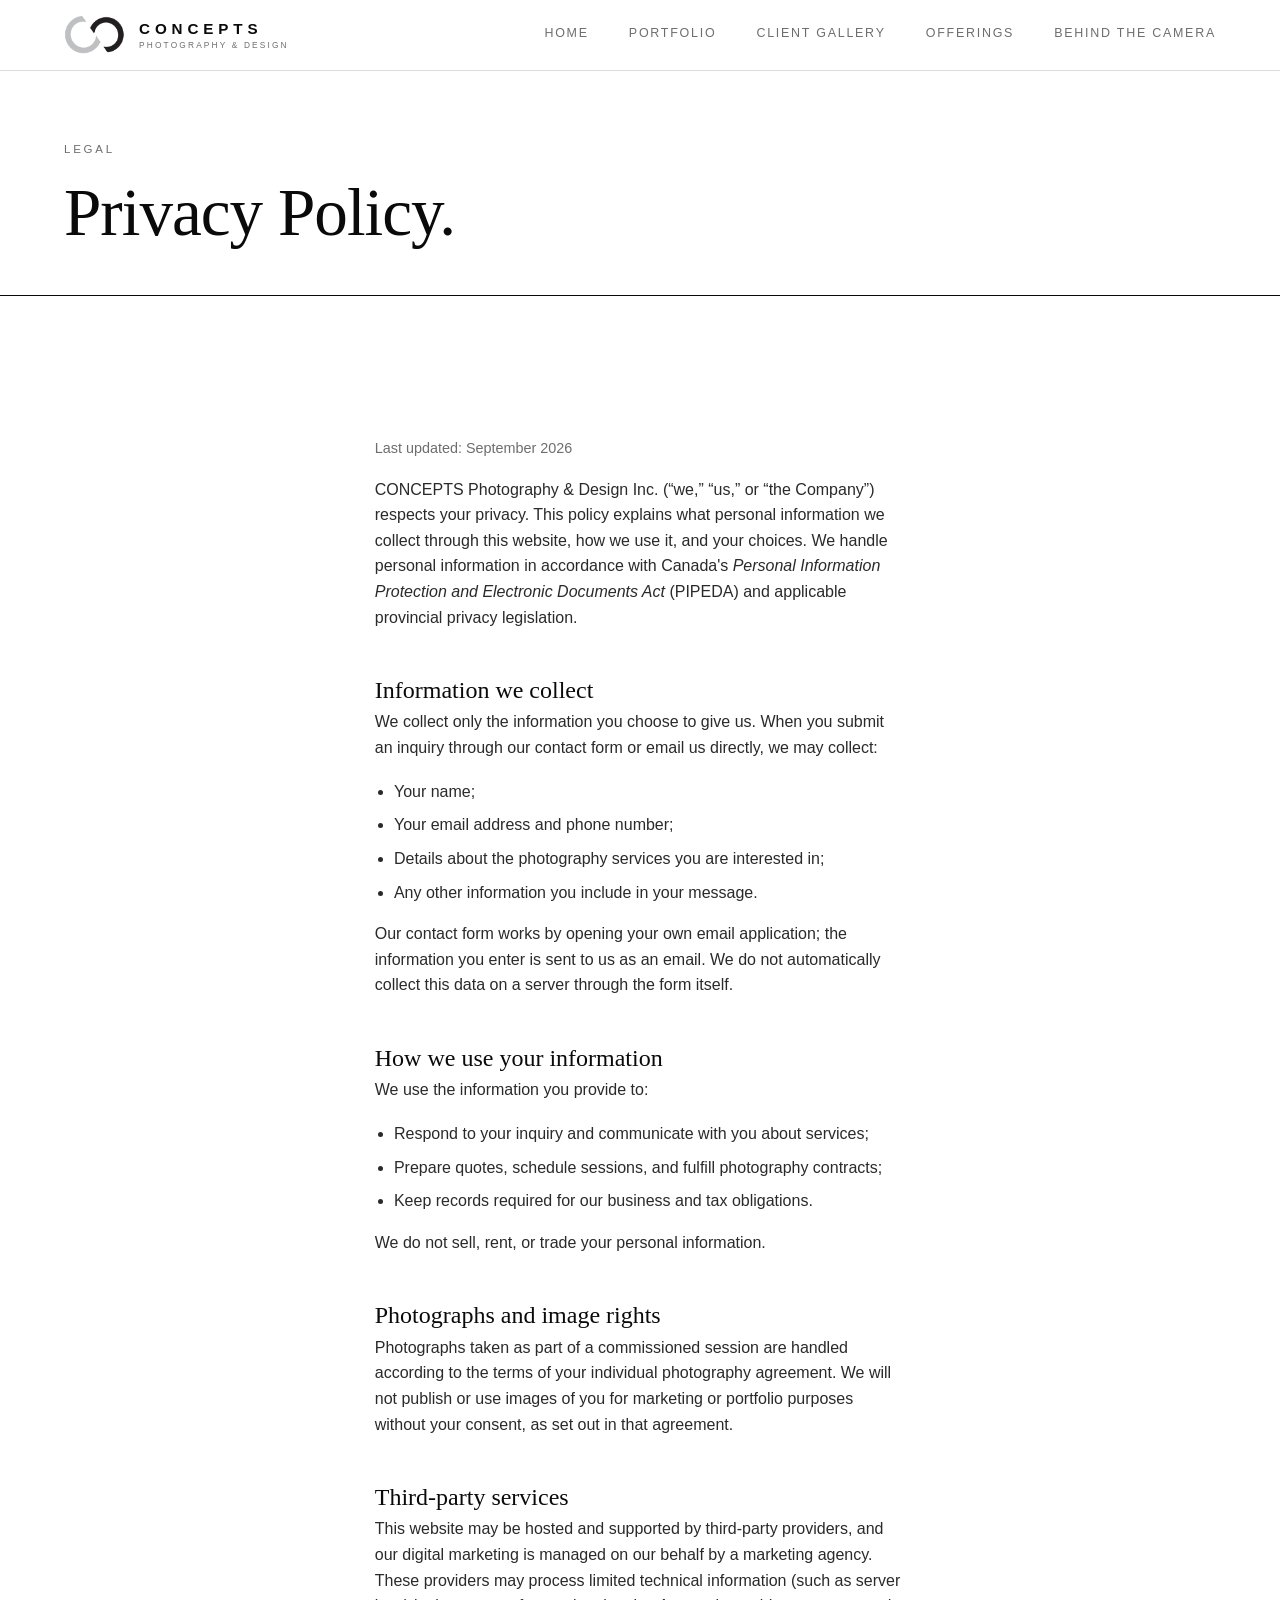
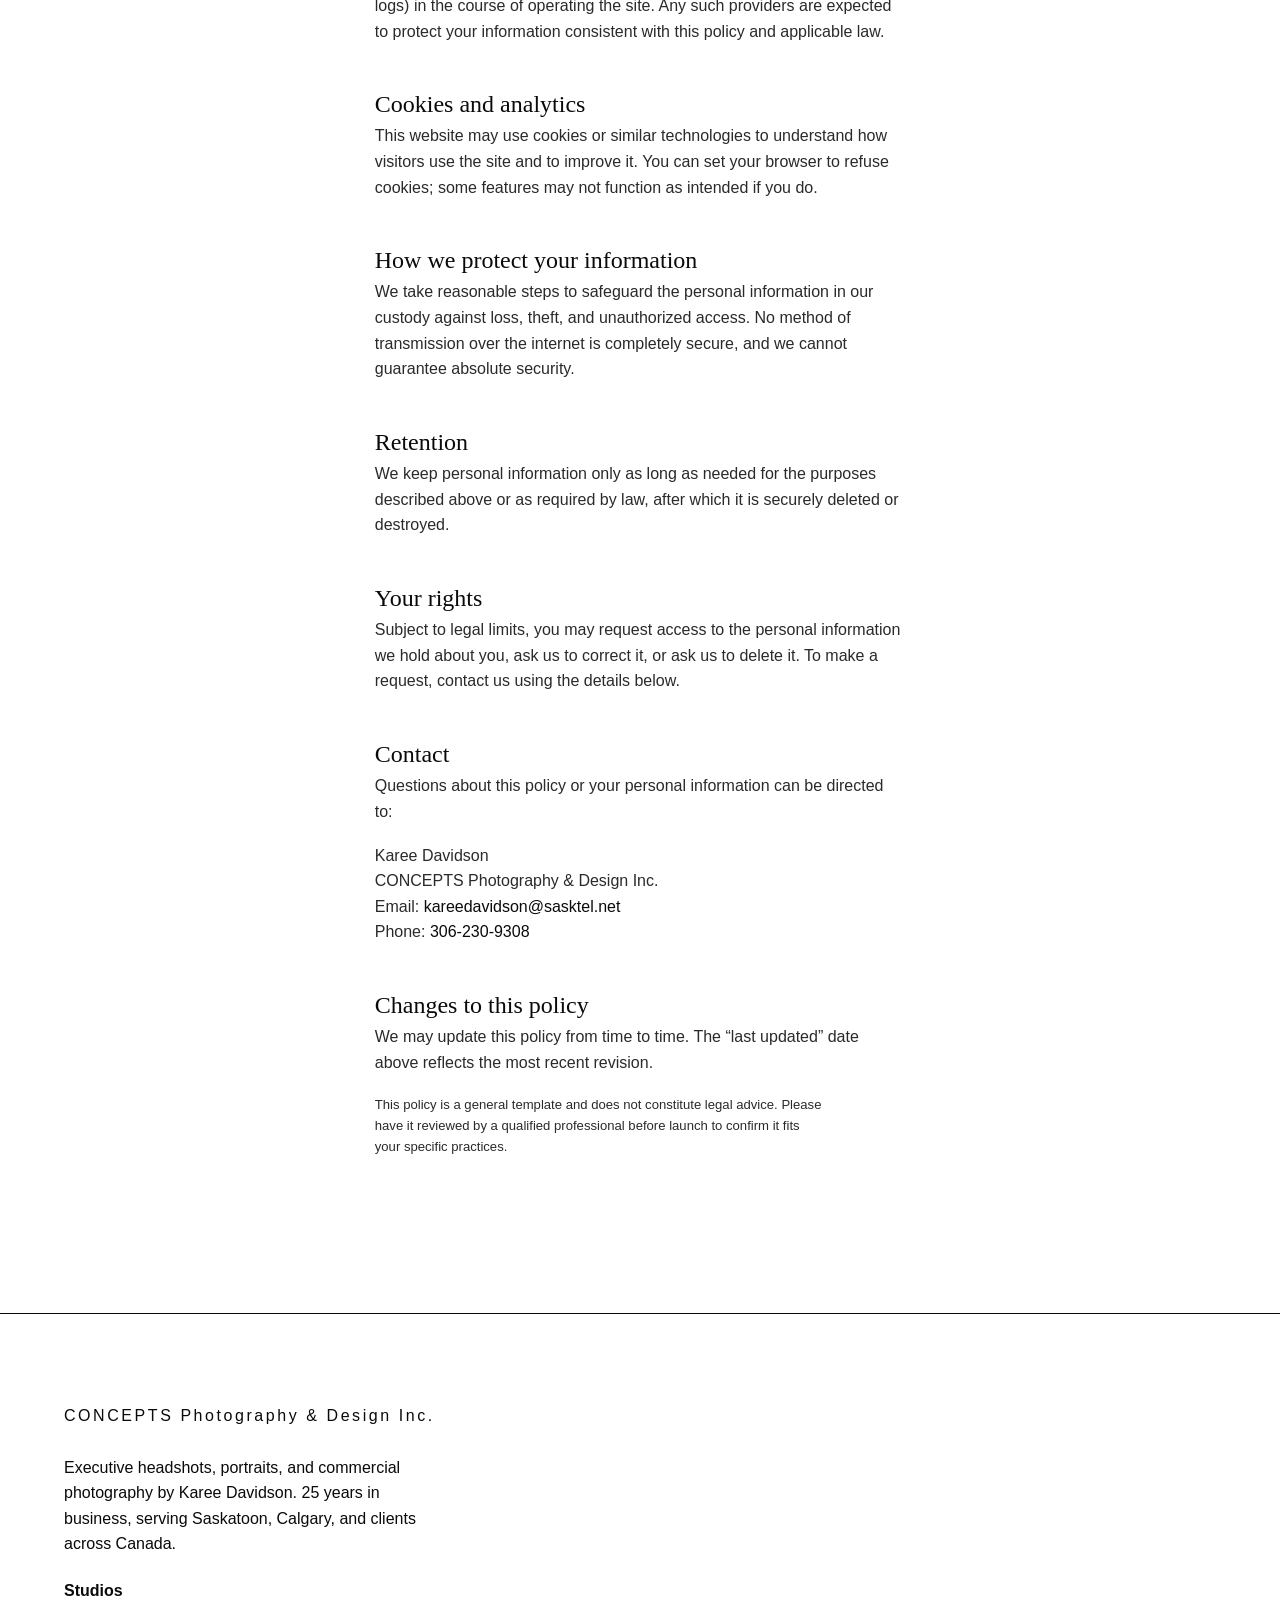
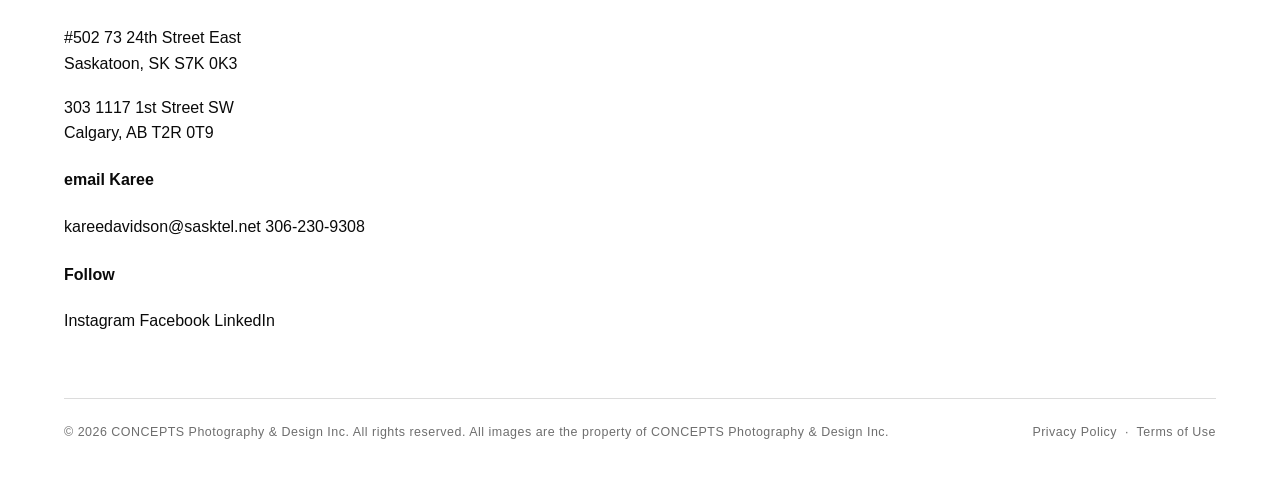
<file: privacy.html>
<!DOCTYPE html>
<html lang="en">
<head>
<meta charset="utf-8">
<meta name="viewport" content="width=device-width, initial-scale=1">
<title>Privacy Policy | CONCEPTS Photography &amp; Design Inc.</title>
<meta name="description" content="Privacy policy for CONCEPTS Photography &amp; Design Inc.">
<link rel="canonical" href="https://conceptsphoto.ca/privacy.html">
<meta name="robots" content="noindex, follow">
<link rel="stylesheet" href="css/style.css?v=3">
</head>
<body>
<a class="skip" href="#main">Skip to content</a>
<header class="site-header">
  <div class="wrap-wide">
    <a class="wordmark" href="index.html" aria-label="CONCEPTS Photography & Design — Home"><img src="images/logo-mark.png" alt="" class="logo-mark" aria-hidden="true"><span class="logo-type">Concepts<small>Photography &amp; Design</small></span></a>
    <button class="nav-toggle" aria-label="Menu" aria-expanded="false" aria-controls="primary-nav"><span></span><span></span><span></span></button>
        <nav class="nav" id="primary-nav" aria-label="Primary">
      <a href="index.html" data-nav="index">Home</a>
      <a href="portfolio.html" data-nav="portfolio">Portfolio</a>
      <a href="gallery.html" data-nav="gallery">Client Gallery</a>
      <a href="offerings.html" data-nav="offerings">Offerings</a>
      <a href="behind-the-camera.html" data-nav="behind">Behind the Camera</a>
    </nav>
  </div>
</header>

<main id="main">
  <div class="page-hero">
    <div class="wrap">
      <span class="label">Legal</span>
      <h1 class="display-md">Privacy Policy.</h1>
    </div>
  </div>
  <section>
    <div class="wrap legal">
      <p class="updated">Last updated: September 2026</p>

      <p>CONCEPTS Photography &amp; Design Inc. (&ldquo;we,&rdquo; &ldquo;us,&rdquo; or &ldquo;the Company&rdquo;) respects your privacy. This policy explains what personal information we collect through this website, how we use it, and your choices. We handle personal information in accordance with Canada's <em>Personal Information Protection and Electronic Documents Act</em> (PIPEDA) and applicable provincial privacy legislation.</p>

      <h2>Information we collect</h2>
      <p>We collect only the information you choose to give us. When you submit an inquiry through our contact form or email us directly, we may collect:</p>
      <ul>
        <li>Your name;</li>
        <li>Your email address and phone number;</li>
        <li>Details about the photography services you are interested in;</li>
        <li>Any other information you include in your message.</li>
      </ul>
      <p>Our contact form works by opening your own email application; the information you enter is sent to us as an email. We do not automatically collect this data on a server through the form itself.</p>

      <h2>How we use your information</h2>
      <p>We use the information you provide to:</p>
      <ul>
        <li>Respond to your inquiry and communicate with you about services;</li>
        <li>Prepare quotes, schedule sessions, and fulfill photography contracts;</li>
        <li>Keep records required for our business and tax obligations.</li>
      </ul>
      <p>We do not sell, rent, or trade your personal information.</p>

      <h2>Photographs and image rights</h2>
      <p>Photographs taken as part of a commissioned session are handled according to the terms of your individual photography agreement. We will not publish or use images of you for marketing or portfolio purposes without your consent, as set out in that agreement.</p>

      <h2>Third-party services</h2>
      <p>This website may be hosted and supported by third-party providers, and our digital marketing is managed on our behalf by a marketing agency. These providers may process limited technical information (such as server logs) in the course of operating the site. Any such providers are expected to protect your information consistent with this policy and applicable law.</p>

      <h2>Cookies and analytics</h2>
      <p>This website may use cookies or similar technologies to understand how visitors use the site and to improve it. You can set your browser to refuse cookies; some features may not function as intended if you do.</p>

      <h2>How we protect your information</h2>
      <p>We take reasonable steps to safeguard the personal information in our custody against loss, theft, and unauthorized access. No method of transmission over the internet is completely secure, and we cannot guarantee absolute security.</p>

      <h2>Retention</h2>
      <p>We keep personal information only as long as needed for the purposes described above or as required by law, after which it is securely deleted or destroyed.</p>

      <h2>Your rights</h2>
      <p>Subject to legal limits, you may request access to the personal information we hold about you, ask us to correct it, or ask us to delete it. To make a request, contact us using the details below.</p>

      <h2>Contact</h2>
      <p>Questions about this policy or your personal information can be directed to:</p>
      <p>
        Karee Davidson<br>
        CONCEPTS Photography &amp; Design Inc.<br>
        Email: <a href="mailto:kareedavidson@sasktel.net">kareedavidson@sasktel.net</a><br>
        Phone: <a href="tel:+13062309308">306-230-9308</a>
      </p>

      <h2>Changes to this policy</h2>
      <p>We may update this policy from time to time. The &ldquo;last updated&rdquo; date above reflects the most recent revision.</p>

      <p class="form-note">This policy is a general template and does not constitute legal advice. Please have it reviewed by a qualified professional before launch to confirm it fits your specific practices.</p>
    </div>
  </section>
</main>
<footer class="site-footer">
  <div class="wrap">
    <div class="footer-grid">
      <div>
        <p class="wordmark" style="letter-spacing:0.16em;">CONCEPTS Photography &amp; Design Inc.</p>
        <p style="max-width:42ch;margin-top:12px;">Executive headshots, portraits, and commercial photography by Karee Davidson. 25 years in business, serving Saskatoon, Calgary, and clients across Canada.</p>
      </div>
      <div>
        <h4>Studios</h4>
        <p>#502 73 24th Street East<br>Saskatoon, SK S7K 0K3</p>
        <p>303 1117 1st Street SW<br>Calgary, AB T2R 0T9</p>
      </div>
      <div>
        <h4>email Karee</h4>
        <a href="mailto:kareedavidson@sasktel.net">kareedavidson@sasktel.net</a>
        <a href="tel:+13062309308">306-230-9308</a>
        <h4 style="margin-top:22px;">Follow</h4>
        <a href="#" rel="noopener">Instagram</a>
        <a href="#" rel="noopener">Facebook</a>
        <a href="#" rel="noopener">LinkedIn</a>
      </div>
    </div>
    <div class="footer-bottom">
      <span>&copy; <span class="year">2026</span> CONCEPTS Photography &amp; Design Inc. All rights reserved. All images are the property of CONCEPTS Photography &amp; Design Inc.</span>
      <span>
        <a href="privacy.html">Privacy Policy</a> &nbsp;&middot;&nbsp;
        <a href="terms.html">Terms of Use</a>
      </span>
    </div>
  </div>
</footer>

<script src="js/main.js"></script>
</body>
</html>
</file>
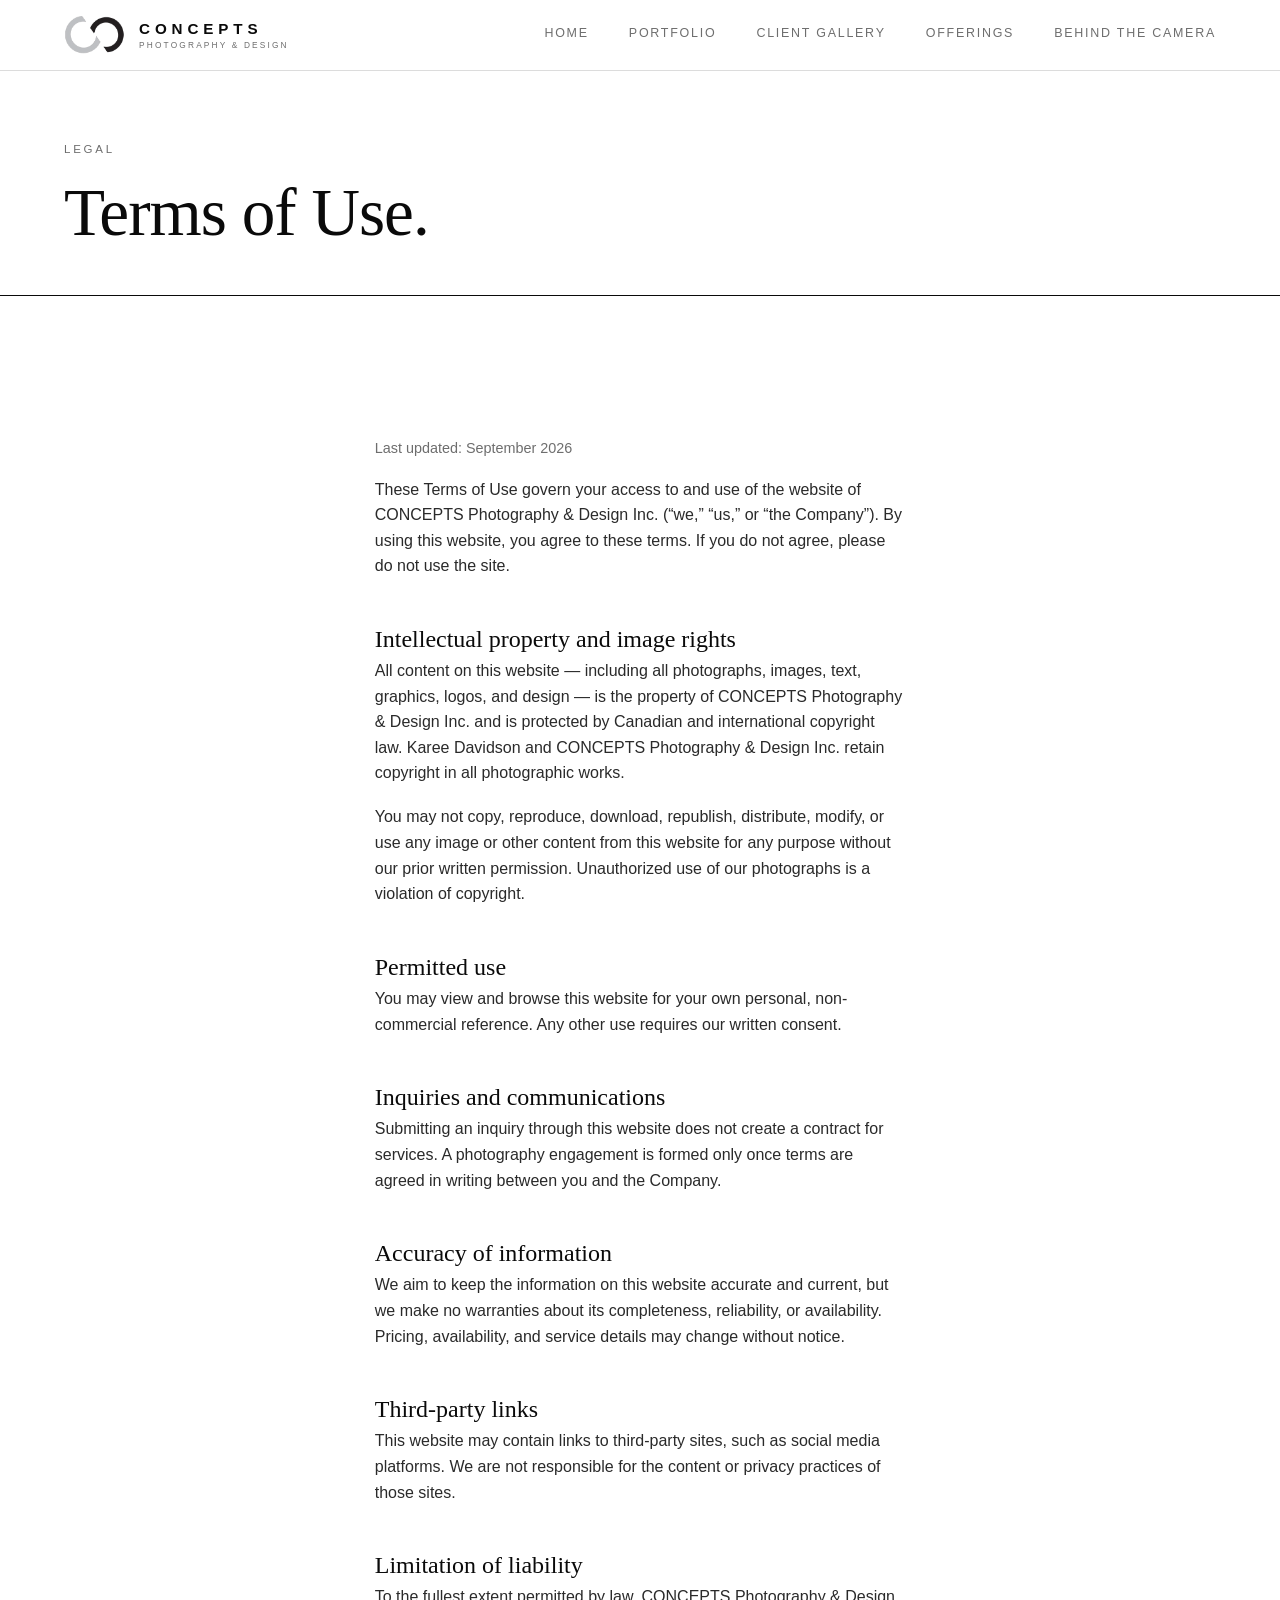
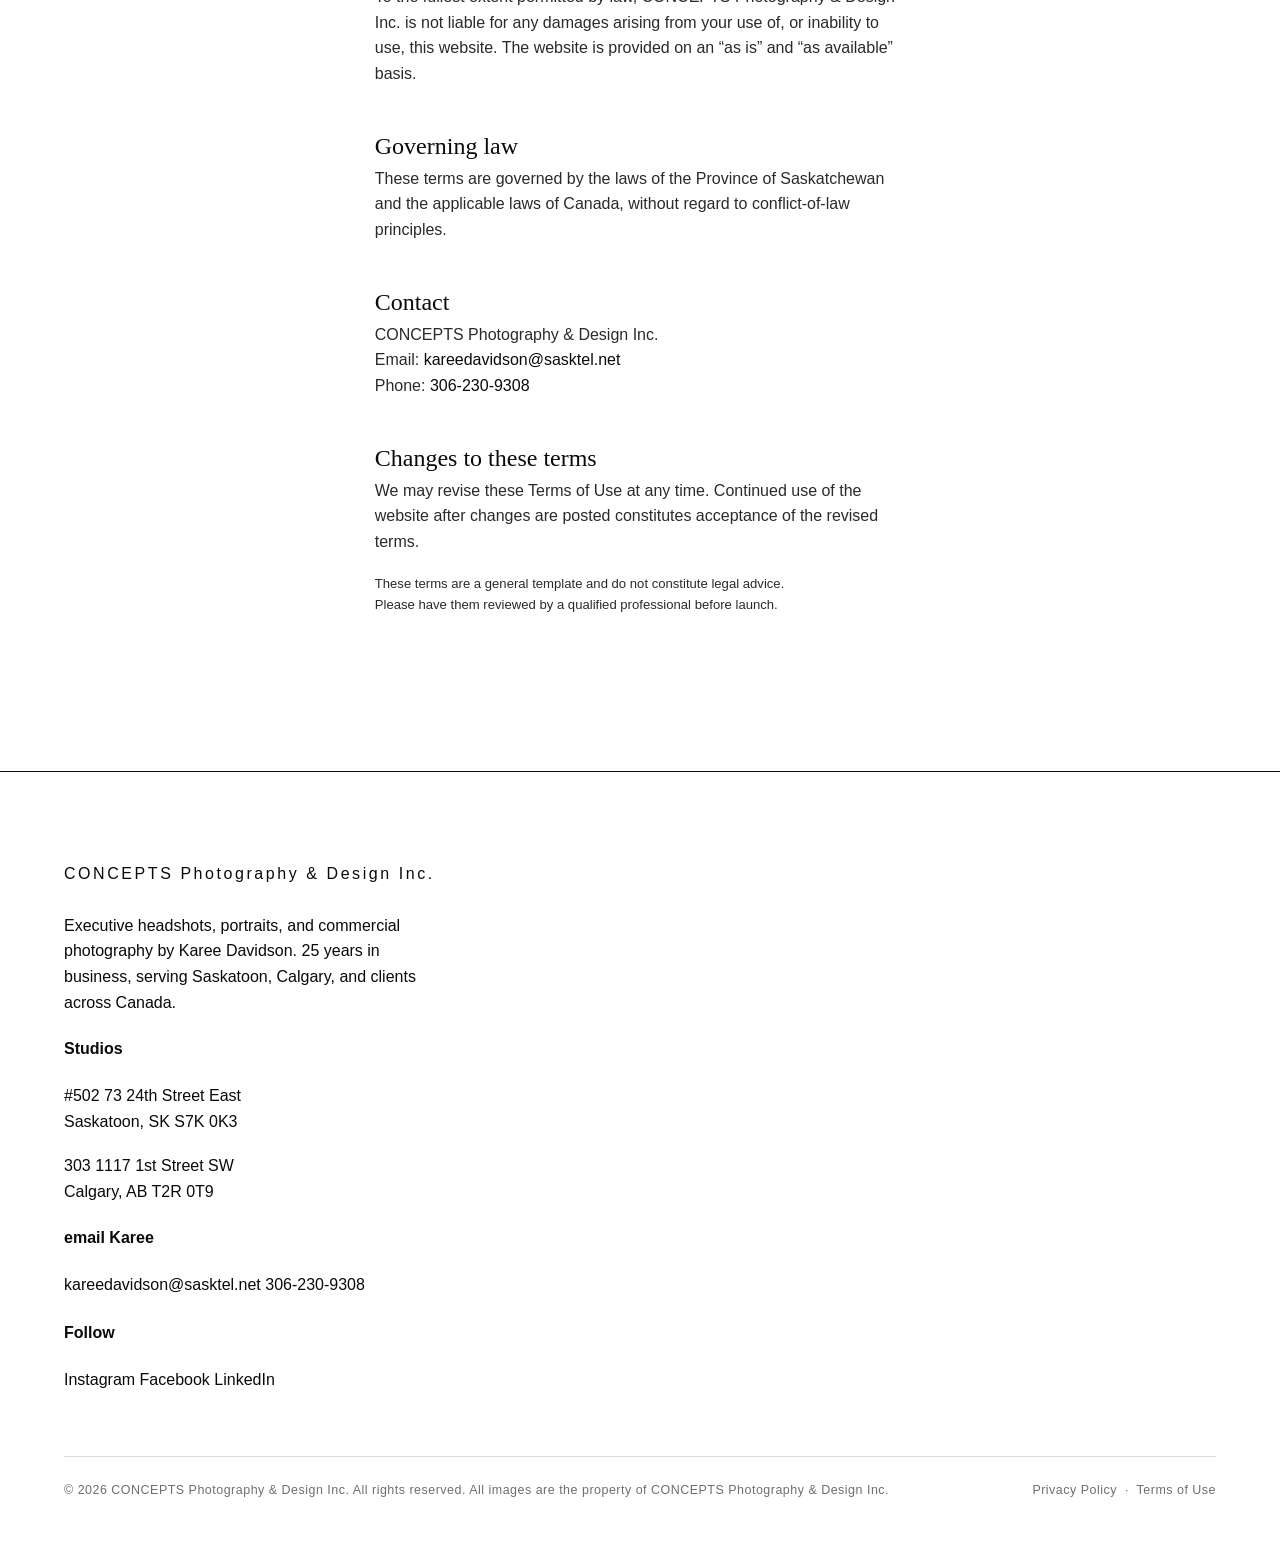
<file: terms.html>
<!DOCTYPE html>
<html lang="en">
<head>
<meta charset="utf-8">
<meta name="viewport" content="width=device-width, initial-scale=1">
<title>Terms of Use | CONCEPTS Photography &amp; Design Inc.</title>
<meta name="description" content="Terms of use for the CONCEPTS Photography &amp; Design Inc. website.">
<link rel="canonical" href="https://conceptsphoto.ca/terms.html">
<meta name="robots" content="noindex, follow">
<link rel="stylesheet" href="css/style.css?v=3">
</head>
<body>
<a class="skip" href="#main">Skip to content</a>
<header class="site-header">
  <div class="wrap-wide">
    <a class="wordmark" href="index.html" aria-label="CONCEPTS Photography & Design — Home"><img src="images/logo-mark.png" alt="" class="logo-mark" aria-hidden="true"><span class="logo-type">Concepts<small>Photography &amp; Design</small></span></a>
    <button class="nav-toggle" aria-label="Menu" aria-expanded="false" aria-controls="primary-nav"><span></span><span></span><span></span></button>
        <nav class="nav" id="primary-nav" aria-label="Primary">
      <a href="index.html" data-nav="index">Home</a>
      <a href="portfolio.html" data-nav="portfolio">Portfolio</a>
      <a href="gallery.html" data-nav="gallery">Client Gallery</a>
      <a href="offerings.html" data-nav="offerings">Offerings</a>
      <a href="behind-the-camera.html" data-nav="behind">Behind the Camera</a>
    </nav>
  </div>
</header>

<main id="main">
  <div class="page-hero">
    <div class="wrap">
      <span class="label">Legal</span>
      <h1 class="display-md">Terms of Use.</h1>
    </div>
  </div>
  <section>
    <div class="wrap legal">
      <p class="updated">Last updated: September 2026</p>

      <p>These Terms of Use govern your access to and use of the website of CONCEPTS Photography &amp; Design Inc. (&ldquo;we,&rdquo; &ldquo;us,&rdquo; or &ldquo;the Company&rdquo;). By using this website, you agree to these terms. If you do not agree, please do not use the site.</p>

      <h2>Intellectual property and image rights</h2>
      <p>All content on this website &mdash; including all photographs, images, text, graphics, logos, and design &mdash; is the property of CONCEPTS Photography &amp; Design Inc. and is protected by Canadian and international copyright law. Karee Davidson and CONCEPTS Photography &amp; Design Inc. retain copyright in all photographic works.</p>
      <p>You may not copy, reproduce, download, republish, distribute, modify, or use any image or other content from this website for any purpose without our prior written permission. Unauthorized use of our photographs is a violation of copyright.</p>

      <h2>Permitted use</h2>
      <p>You may view and browse this website for your own personal, non-commercial reference. Any other use requires our written consent.</p>

      <h2>Inquiries and communications</h2>
      <p>Submitting an inquiry through this website does not create a contract for services. A photography engagement is formed only once terms are agreed in writing between you and the Company.</p>

      <h2>Accuracy of information</h2>
      <p>We aim to keep the information on this website accurate and current, but we make no warranties about its completeness, reliability, or availability. Pricing, availability, and service details may change without notice.</p>

      <h2>Third-party links</h2>
      <p>This website may contain links to third-party sites, such as social media platforms. We are not responsible for the content or privacy practices of those sites.</p>

      <h2>Limitation of liability</h2>
      <p>To the fullest extent permitted by law, CONCEPTS Photography &amp; Design Inc. is not liable for any damages arising from your use of, or inability to use, this website. The website is provided on an &ldquo;as is&rdquo; and &ldquo;as available&rdquo; basis.</p>

      <h2>Governing law</h2>
      <p>These terms are governed by the laws of the Province of Saskatchewan and the applicable laws of Canada, without regard to conflict-of-law principles.</p>

      <h2>Contact</h2>
      <p>
        CONCEPTS Photography &amp; Design Inc.<br>
        Email: <a href="mailto:kareedavidson@sasktel.net">kareedavidson@sasktel.net</a><br>
        Phone: <a href="tel:+13062309308">306-230-9308</a>
      </p>

      <h2>Changes to these terms</h2>
      <p>We may revise these Terms of Use at any time. Continued use of the website after changes are posted constitutes acceptance of the revised terms.</p>

      <p class="form-note">These terms are a general template and do not constitute legal advice. Please have them reviewed by a qualified professional before launch.</p>
    </div>
  </section>
</main>
<footer class="site-footer">
  <div class="wrap">
    <div class="footer-grid">
      <div>
        <p class="wordmark" style="letter-spacing:0.16em;">CONCEPTS Photography &amp; Design Inc.</p>
        <p style="max-width:42ch;margin-top:12px;">Executive headshots, portraits, and commercial photography by Karee Davidson. 25 years in business, serving Saskatoon, Calgary, and clients across Canada.</p>
      </div>
      <div>
        <h4>Studios</h4>
        <p>#502 73 24th Street East<br>Saskatoon, SK S7K 0K3</p>
        <p>303 1117 1st Street SW<br>Calgary, AB T2R 0T9</p>
      </div>
      <div>
        <h4>email Karee</h4>
        <a href="mailto:kareedavidson@sasktel.net">kareedavidson@sasktel.net</a>
        <a href="tel:+13062309308">306-230-9308</a>
        <h4 style="margin-top:22px;">Follow</h4>
        <a href="#" rel="noopener">Instagram</a>
        <a href="#" rel="noopener">Facebook</a>
        <a href="#" rel="noopener">LinkedIn</a>
      </div>
    </div>
    <div class="footer-bottom">
      <span>&copy; <span class="year">2026</span> CONCEPTS Photography &amp; Design Inc. All rights reserved. All images are the property of CONCEPTS Photography &amp; Design Inc.</span>
      <span>
        <a href="privacy.html">Privacy Policy</a> &nbsp;&middot;&nbsp;
        <a href="terms.html">Terms of Use</a>
      </span>
    </div>
  </div>
</footer>

<script src="js/main.js"></script>
</body>
</html>
</file>
<file: css/style.css>
/* Concepts Photography & Design Inc. — Editorial B&W. Strict white/black/grey. */

:root {
  --white: #ffffff;
  --paper: #ffffff;
  --ink: #0a0a0a;
  --grey: #6e6e6e;
  --grey-soft: #9a9a9a;
  --hairline: #dcdcdc;
  --hairline-strong: #0a0a0a;
  --wash: #f5f5f5;
  --max: 1360px;
  --gutter: clamp(22px, 5vw, 76px);
  --serif: "Georgia", "Times New Roman", "Times", serif;
  --sans: "Helvetica Neue", "Arial", sans-serif;
}

*, *::before, *::after { box-sizing: border-box; }
html { scroll-behavior: smooth; -webkit-text-size-adjust: 100%; }

body {
  margin: 0;
  font-family: var(--sans);
  color: var(--ink);
  background: var(--paper);
  font-size: 16px;
  line-height: 1.6;
  -webkit-font-smoothing: antialiased;
  text-rendering: optimizeLegibility;
}

img { max-width: 100%; display: block; }
a { color: var(--ink); text-decoration: none; }

/* ---------- Type system ---------- */
h1, h2, h3 { margin: 0; font-weight: 400; }

.display {
  font-family: var(--serif);
  font-weight: 400;
  line-height: 0.98;
  letter-spacing: -0.02em;
  font-size: clamp(2.8rem, 9vw, 8rem);
}
.display-md {
  font-family: var(--serif);
  line-height: 1.02;
  letter-spacing: -0.015em;
  font-size: clamp(2rem, 5.5vw, 4.2rem);
  font-weight: 400;
}
.display em { font-style: italic; }

.label {
  font-family: var(--sans);
  font-size: 0.72rem;
  letter-spacing: 0.24em;
  text-transform: uppercase;
  color: var(--grey);
  font-weight: 500;
}
.index-num {
  font-family: var(--sans);
  font-size: 0.72rem;
  letter-spacing: 0.1em;
  color: var(--grey-soft);
  font-variant-numeric: tabular-nums;
}

p { margin: 0 0 1.15em; max-width: 62ch; }
.lead { font-size: clamp(1.15rem, 1.9vw, 1.5rem); line-height: 1.5; letter-spacing: -0.01em; }

.wrap { max-width: var(--max); margin: 0 auto; padding-left: var(--gutter); padding-right: var(--gutter); }
.wrap-wide { max-width: 1600px; margin: 0 auto; padding-left: var(--gutter); padding-right: var(--gutter); }

.skip { position: absolute; left: -9999px; top: 0; background: var(--ink); color: #fff; padding: 10px 16px; z-index: 300; }
.skip:focus { left: 8px; top: 8px; }

/* ---------- Header ---------- */
.site-header {
  position: sticky; top: 0; z-index: 100;
  background: rgba(255,255,255,0.9);
  backdrop-filter: saturate(180%) blur(10px);
  border-bottom: 1px solid var(--hairline);
}
.site-header .wrap-wide {
  display: flex; align-items: center; justify-content: space-between;
  padding-top: 16px; padding-bottom: 16px;
}
.wordmark { font-family: var(--sans); display: inline-flex; align-items: center; gap: 14px; line-height: 1; }
.logo-mark { height: 38px; width: auto; display: block; }
.logo-type { display: flex; flex-direction: column; font-size: 0.95rem; letter-spacing: 0.32em; text-transform: uppercase; font-weight: 600; color: var(--ink); }
.logo-type small { font-size: 0.52rem; letter-spacing: 0.26em; color: var(--grey); font-weight: 400; margin-top: 5px; }
@media (max-width: 860px) {
  .logo-mark { height: 30px; }
  .logo-type { font-size: 0.72rem; letter-spacing: 0.2em; }
  .logo-type small { font-size: 0.42rem; letter-spacing: 0.18em; margin-top: 4px; }
}
@media (max-width: 380px) { .logo-type small { display: none; } }

.nav { display: flex; gap: 40px; align-items: baseline; }
.nav a { font-size: 0.78rem; letter-spacing: 0.14em; text-transform: uppercase; color: var(--grey); position: relative; padding-bottom: 3px; }
.nav a:hover { color: var(--ink); }
.nav a.active { color: var(--ink); }
.nav a.active::after { content:""; position:absolute; left:0; right:0; bottom:0; height:1px; background: var(--ink); }

.nav-toggle { display: none; background: none; border: 0; cursor: pointer; padding: 6px; }
.nav-toggle span { display: block; width: 26px; height: 1.5px; background: var(--ink); margin: 6px 0; transition: 0.25s; }

@media (max-width: 860px) {
  .nav-toggle { display: block; align-self: center; }
  .nav {
    position: fixed; inset: 74px 0 auto 0; background: var(--paper);
    flex-direction: column; gap: 0; border-bottom: 1px solid var(--hairline);
    max-height: 0; overflow: hidden; transition: max-height 0.32s ease;
  }
  .nav.open { max-height: 420px; }
  .nav a { width: 100%; padding: 18px var(--gutter); font-size: 0.95rem; border-bottom: 1px solid var(--hairline); }
}

/* ---------- HERO: split editorial, square image ---------- */
.hero {
  display: grid;
  grid-template-columns: 1fr 1fr;
  align-items: start;
  border-bottom: 1px solid var(--hairline-strong);
  padding: 0;
}
.hero-text {
  padding: clamp(48px, 6vw, 88px) clamp(22px, 4vw, 60px) clamp(30px, 5vw, 70px) var(--gutter);
  display: flex; flex-direction: column; justify-content: flex-start;
  position: relative;
}
.hero-text .kicker { display:flex; align-items:center; gap: 16px; margin-bottom: clamp(24px,4vh,48px); }
.hero-text .kicker::after { content:""; flex:1; height:1px; background: var(--hairline); }
.hero-headline { margin: 0 0 clamp(30px,5vh,56px); }
.hero-headline h1 { font-size: clamp(2.4rem, 5.2vw, 5rem); }
.hero-meta { display: flex; flex-direction: column; align-items: flex-start; gap: 24px; }
.hero-meta p { margin: 0; max-width: 40ch; color: var(--ink); }

.hero-frame {
  position: relative; overflow: hidden; background: var(--wash);
  aspect-ratio: 1 / 1;
  align-self: start;
  width: 100%;
  margin-top: clamp(48px, 6vw, 88px);
}
.hero-track { display: flex; height: 100%; overflow-x: auto; scroll-snap-type: x mandatory; scroll-behavior: smooth; scrollbar-width: none; }
.hero-track::-webkit-scrollbar { display: none; }
.hero-slide { flex: 0 0 100%; scroll-snap-align: center; position: relative; }
.hero-slide img { width: 100%; height: 100%; object-fit: cover; }
.hero-frame .frame-foot {
  position: absolute; left: 0; right: 0; bottom: 0;
  display: flex; justify-content: space-between; align-items: center;
  padding: 18px 22px; color: #fff;
  background: linear-gradient(to top, rgba(0,0,0,0.55), rgba(0,0,0,0));
}
.frame-foot .cap { font-size: 0.8rem; letter-spacing: 0.06em; }
.frame-foot .count { font-size: 0.78rem; letter-spacing: 0.12em; font-variant-numeric: tabular-nums; display:flex; gap: 14px; align-items:center; }
.frame-foot .count button { background: none; border: 0; color: #fff; cursor: pointer; font-size: 1rem; opacity: 0.8; padding: 4px; }
.frame-foot .count button:hover { opacity: 1; }

@media (max-width: 860px) {
  .hero { grid-template-columns: 1fr; }
  .hero-frame { border-left: 0; border-top: 1px solid var(--hairline-strong); order: 2; aspect-ratio: 1 / 1; }
  .hero-text { order: 1; padding: 40px var(--gutter) 48px; }
  .hero-headline { margin: 28px 0 36px; }
}

/* ---------- Sections ---------- */
section { padding: clamp(64px, 11vw, 150px) 0; }
.section-head { display: grid; grid-template-columns: auto 1fr; gap: clamp(20px,4vw,60px); align-items: start; margin-bottom: clamp(36px, 5vw, 70px); }
.section-head .label { padding-top: 8px; }

.about-grid { display: grid; grid-template-columns: 0.8fr 1.2fr; gap: clamp(30px, 6vw, 100px); align-items: start; }
.about-grid .figure { position: relative; }
.about-grid .figure img { width: 100%; aspect-ratio: 4/5; object-fit: cover; }
.about-grid .figure .index-num { position:absolute; top:-26px; left:0; }
.about-copy .display-md { margin-bottom: 0.5em; }
@media (max-width: 860px) { .about-grid { grid-template-columns: 1fr; gap: 40px; } }

.svc-row {
  display: grid; grid-template-columns: 60px 1fr 1.4fr; gap: clamp(16px,3vw,48px);
  align-items: baseline; padding: clamp(26px,3.5vw,44px) 0;
  border-top: 1px solid var(--hairline);
}
.svc-row:last-child { border-bottom: 1px solid var(--hairline); }
.svc-row h3 { font-family: var(--serif); font-size: clamp(1.5rem, 3vw, 2.4rem); font-weight: 400; letter-spacing: -0.01em; }
.svc-row p { color: var(--grey); margin: 0; }
.svc-row .index-num { padding-top: 6px; }
@media (max-width: 700px) {
  .svc-row { grid-template-columns: 40px 1fr; }
  .svc-row p { grid-column: 2; margin-top: 10px; }
}

.folio {
  display: grid;
  grid-template-columns: repeat(12, 1fr);
  grid-auto-rows: clamp(150px, 19vw, 260px);
  gap: clamp(8px, 1.4vw, 20px);
  grid-auto-flow: dense;
}
.folio a { display:block; overflow:hidden; background: var(--wash); position: relative; }
.folio a > img { position:absolute; inset:0; width: 100%; height: 100%; object-fit: cover; transition: transform 0.6s cubic-bezier(.2,.6,.2,1); }
.folio a:hover img { transform: scale(1.04); }
/* Column span + row span decide the shape; items always fill their cell (no gaps) */
.folio .tall  { grid-column: span 4; grid-row: span 3; }
.folio .wide  { grid-column: span 8; grid-row: span 3; }
.folio .half  { grid-column: span 6; grid-row: span 3; }
.folio .third { grid-column: span 4; grid-row: span 3; }
@media (max-width: 860px) {
  .folio {
    grid-template-columns: 1fr;
    grid-auto-rows: auto;
    gap: 12px;
  }
  .folio a { grid-column: 1 / -1 !important; grid-row: auto !important; position: relative; }
  .folio .tall, .folio .third { aspect-ratio: 3/4; }
  .folio .half { aspect-ratio: 1/1; }
  .folio .wide { aspect-ratio: 3/2; }
}

.pullquote { border-top: 1px solid var(--hairline-strong); border-bottom: 1px solid var(--hairline-strong); }
.pullquote blockquote { margin: 0; max-width: 22ch; }
.pullquote .q { font-family: var(--serif); font-size: clamp(1.8rem, 4.5vw, 3.6rem); line-height: 1.1; letter-spacing: -0.015em; }
.pullquote .q em { font-style: italic; }
.pullquote cite { display:block; margin-top: 28px; font-style: normal; }
.quote-two { display:grid; grid-template-columns: 1fr 1fr; gap: clamp(40px,6vw,90px); }
.quote-two blockquote { max-width: none; }
.quote-two .q { font-size: clamp(1rem, 1.6vw, 1.3rem); line-height: 1.35; }
@media (max-width:860px){ .quote-two{ grid-template-columns:1fr; gap:48px; } }

.statement { text-align: left; padding-top: clamp(16px, 2.5vw, 32px); }
.statement .display { max-width: 14ch; }
.statement .row { display:flex; align-items:center; gap: 32px; flex-wrap: wrap; margin-top: clamp(30px,4vw,50px); }

.btn {
  display: inline-flex; align-items: center; gap: 12px;
  font-family: var(--sans); font-size: 0.8rem; letter-spacing: 0.16em; text-transform: uppercase;
  color: var(--ink); padding-bottom: 6px; border-bottom: 1px solid var(--ink);
  cursor: pointer; background: none; transition: gap 0.25s;
}
.btn:hover { gap: 20px; }
.btn .arw { font-family: var(--serif); font-size: 1.1rem; }
.btn-solid {
  border: 1px solid var(--ink); padding: 15px 30px; background: var(--ink); color:#fff;
  transition: background 0.2s, color 0.2s;
}
.btn-solid:hover { background: #fff; color: var(--ink); gap: 12px; }

.social-inline { display:flex; gap: 26px; }
.social-inline a { font-size: 0.78rem; letter-spacing: 0.14em; text-transform: uppercase; color: var(--grey); }
.social-inline a:hover { color: var(--ink); }

.page-hero { padding: clamp(32px, 5vw, 64px) 0 clamp(30px, 4vw, 48px); border-bottom: 1px solid var(--hairline-strong); }
.page-hero .display-md { margin-top: 18px; }
.page-hero .lead { margin-top: 24px; }

.split { display: grid; grid-template-columns: 1fr 1fr; gap: clamp(32px, 6vw, 90px); align-items: center; }
.split img { width: 100%; object-fit: cover; aspect-ratio: 4/5; }
@media (max-width: 860px) { .split { grid-template-columns: 1fr; } }

.contact-grid { display: grid; grid-template-columns: 0.85fr 1.15fr; gap: clamp(40px, 6vw, 90px); }
@media (max-width: 860px) { .contact-grid { grid-template-columns: 1fr; } }
.contact-info dt { font-family: var(--sans); font-size: 0.72rem; letter-spacing: 0.18em; text-transform: uppercase; color: var(--grey); margin-top: 26px; }
.contact-info dd { margin: 6px 0 0; font-size: 1.05rem; }

form label { display: block; font-size: 0.74rem; letter-spacing: 0.12em; text-transform: uppercase; color: var(--grey); margin: 24px 0 8px; }
form input, form select, form textarea {
  width: 100%; padding: 13px 2px; border: 0; border-bottom: 1px solid var(--hairline);
  font-family: inherit; font-size: 1.05rem; color: var(--ink); background: transparent; border-radius: 0;
}
form input:focus, form select:focus, form textarea:focus { outline: 0; border-bottom-color: var(--ink); }
form textarea { min-height: 120px; resize: vertical; }
form .btn-solid { margin-top: 32px; }
.form-note { font-size: 0.82rem; color: var(--grey); margin-top: 16px; }
.required { color: var(--ink); }

.legal { max-width: 74ch; }
.legal h2 { font-family: var(--serif); margin-top: 1.7em; font-size: 1.5rem; font-weight: 400; }
.legal p, .legal li { color: #2a2a2a; }
.legal ul { padding-left: 1.2em; }
.legal li { margin-bottom: 0.5em; }
.legal .updated { color: var(--grey); font-size: 0.9rem; }

.site-footer { border-top: 1px solid var(--hairline-strong); padding: clamp(56px,7vw,90px) 0 40px; }
.footer-top { display:grid; grid-template-columns: 1.6fr 1fr 1fr; gap: 44px; }
.footer-top .display-md { font-size: clamp(1.6rem, 3vw, 2.4rem); max-width: 16ch; }
.footer-top h4 { font-size: 0.72rem; letter-spacing: 0.18em; text-transform: uppercase; color: var(--grey); margin: 0 0 16px; font-weight: 500; }
.footer-top a, .footer-top p { color: #2a2a2a; display: block; margin-bottom: 9px; font-size: 0.95rem; }
.footer-top a:hover { color: var(--ink); }
.footer-bottom { margin-top: clamp(40px,5vw,64px); padding-top: 24px; border-top: 1px solid var(--hairline); display:flex; justify-content: space-between; flex-wrap: wrap; gap: 14px; color: var(--grey); font-size: 0.78rem; letter-spacing: 0.04em; }
.footer-bottom a { color: var(--grey); }
.footer-bottom a:hover { color: var(--ink); }
@media (max-width: 860px) { .footer-top { grid-template-columns: 1fr; gap: 34px; } }

@media (prefers-reduced-motion: reduce) {
  * { scroll-behavior: auto !important; transition: none !important; animation: none !important; }
}

/* Kind words grid (About) */
.kind-grid { display:grid; grid-template-columns:1fr 1fr; gap:clamp(36px,5vw,64px) clamp(40px,6vw,90px); }
.kind-grid blockquote { margin:0; max-width:none; }
.kind-grid .q { font-size:clamp(1rem,1.6vw,1.3rem); line-height:1.4; }
.kind-grid cite { display:block; margin-top:18px; font-style:normal; }
@media (max-width:860px){ .kind-grid{ grid-template-columns:1fr; gap:40px; } }

/* Rotating short testimonials (home) — 3 columns per page */
.kind-rotator { border-top: 1px solid var(--hairline-strong); }
.kind-rotator .label { display:block; margin-bottom: clamp(30px,4vw,52px); }
.rotator { position: relative; min-height: 15em; }
.rot-page {
  position: absolute; inset: 0;
  display: grid; grid-template-columns: repeat(3, 1fr); gap: clamp(28px,4vw,64px);
  opacity: 0; visibility: hidden; transform: translateY(8px);
  transition: opacity 0.6s ease, transform 0.6s ease;
}
.rot-page.is-active { opacity: 1; visibility: visible; transform: none; position: relative; }
.rot-page blockquote { margin: 0; }
.rotator .q { font-family: var(--serif); font-size: clamp(1.15rem, 1.7vw, 1.6rem); line-height: 1.3; letter-spacing: -0.005em; }
.rotator cite { display:block; margin-top: 18px; font-style: normal; }
.rot-dots { display:flex; gap: 10px; margin-top: clamp(30px,4vw,48px); }
.rot-dots button { width: 8px; height: 8px; border-radius: 50%; border: 0; padding: 0; background: var(--hairline); cursor: pointer; transition: background 0.2s; }
.rot-dots button[aria-current="true"] { background: var(--ink); }
@media (max-width: 860px) {
  .rotator { min-height: 0; }
  .rot-page { grid-template-columns: 1fr; gap: 36px; position: relative; }
  /* On mobile, show both pages stacked (no absolute overlap) so nothing is cut off */
  .rot-page { opacity: 1; visibility: visible; transform: none; }
  .rot-dots { display: none; }
}

/* Full-bleed image bands — give the photography visual presence between text sections */
.band {
  width: 100%;
  margin: 0;
  overflow: hidden;
  background: var(--wash);
}
.band img {
  width: 100%;
  height: clamp(340px, 52vh, 620px);
  object-fit: cover;
  display: block;
}
/* A band that sits flush between sections (no vertical section padding around it) */
.band + section, section + .band { }
.band.tall img { height: clamp(420px, 68vh, 760px); }
@media (max-width: 860px) {
  .band img { height: clamp(260px, 42vh, 420px); }
  .band.tall img { height: clamp(320px, 52vh, 500px); }
}

/* Portfolio section sub-nav */
.section-nav { display:flex; flex-wrap:wrap; gap: 8px 28px; margin-top: 28px; }
.section-nav a { font-size: 0.78rem; letter-spacing: 0.1em; text-transform: uppercase; color: var(--grey); padding-bottom: 3px; border-bottom: 1px solid transparent; }
.section-nav a:hover { color: var(--ink); border-bottom-color: var(--ink); }
.pf-section { padding: clamp(56px,8vw,110px) 0; scroll-margin-top: 90px; }
.pf-section .section-head { margin-bottom: clamp(16px, 2vw, 24px); }
.pf-section + .pf-section { padding-top: 0; }

/* Gallery login */
.gallery-login-section { padding-top: clamp(28px, 4vw, 52px); }
.gallery-login { display:grid; grid-template-columns: 1fr 1fr; gap: clamp(40px,6vw,90px); align-items:center; }
.gallery-form-wrap { border-left: 1px solid var(--hairline); padding-left: clamp(30px,5vw,70px); }
@media (max-width: 860px) {
  .gallery-login { grid-template-columns: 1fr; gap: 44px; }
  .gallery-form-wrap { border-left: 0; padding-left: 0; border-top: 1px solid var(--hairline); padding-top: 40px; }
}

/* Homepage explore section — invites visitors deeper into the site */
.explore { padding: clamp(56px,8vw,110px) 0 clamp(20px,3vw,36px); border-top: 1px solid var(--hairline); }
.explore .label { display:block; margin-bottom: clamp(30px,4vw,52px); }
.explore-grid { display:grid; grid-template-columns: repeat(3,1fr); gap: 0; }
.explore-item {
  display:flex; flex-direction:column; padding: clamp(24px,2.5vw,36px) clamp(20px,2.5vw,40px) clamp(24px,2.5vw,36px) 0;
  border-top: 1px solid var(--ink); position: relative;
}
.explore-item + .explore-item { padding-left: clamp(20px,2.5vw,40px); }
.explore-num { font-size: 0.72rem; letter-spacing: 0.1em; color: var(--grey-soft); font-variant-numeric: tabular-nums; margin-bottom: 18px; }
.explore-title { font-family: var(--serif); font-size: clamp(1.5rem,2.6vw,2.1rem); letter-spacing: -0.01em; margin-bottom: 12px; }
.explore-desc { color: var(--grey); font-size: 0.95rem; line-height: 1.5; margin-bottom: 22px; max-width: 34ch; flex: 1; }
.explore-go { font-size: 0.78rem; letter-spacing: 0.14em; text-transform: uppercase; color: var(--ink); display:inline-flex; align-items:center; gap: 10px; transition: gap 0.25s; }
.explore-go .arw { font-family: var(--serif); font-size: 1rem; }
.explore-item:hover .explore-go { gap: 18px; }
.explore-item:hover .explore-title { text-decoration: underline; text-underline-offset: 4px; }
@media (max-width: 860px) {
  .explore-grid { grid-template-columns: 1fr; }
  .explore-item, .explore-item + .explore-item { padding: clamp(22px,5vw,30px) 0; }
}

/* Offerings / Session packages */
.offer { padding: clamp(48px,7vw,96px) 0; border-top: 1px solid var(--hairline); }
.offer:first-of-type { border-top: 0; }
.offer-head { display:grid; grid-template-columns: auto 1fr; gap: clamp(18px,3vw,48px); align-items: baseline; }
.offer-head .index-num { padding-top: 10px; }
.offer-title { font-family: var(--serif); font-size: clamp(1.6rem,3.2vw,2.6rem); line-height:1.1; letter-spacing:-0.01em; }
.offer-price { font-family: var(--sans); font-size: 0.95rem; letter-spacing:0.06em; color: var(--ink); margin-top: 10px; display:inline-block; }
.offer-price .muted { color: var(--grey); }
.offer-body { display:grid; grid-template-columns: 1fr 1fr; gap: clamp(28px,5vw,72px); margin-top: clamp(24px,3vw,40px); }
.offer-body .lead { font-size: clamp(1.05rem,1.6vw,1.3rem); }
.offer-intention { margin-top: 18px; }
.offer-intention .label { display:block; margin-bottom: 8px; }
.offer-details h4 { font-size:0.78rem; letter-spacing:0.16em; text-transform:uppercase; color:var(--grey); margin:0 0 14px; font-weight:500; }
.offer-details ul { list-style:none; margin:0; padding:0; }
.offer-details li { position:relative; padding-left: 22px; margin-bottom: 11px; color:#2a2a2a; line-height:1.5; font-size:0.96rem; }
.offer-details li::before { content:""; position:absolute; left:0; top:0.6em; width:8px; height:1px; background: var(--ink); }
.offer-meta { font-size:0.82rem; letter-spacing:0.1em; text-transform:uppercase; color:var(--grey); margin-bottom: 18px; }
.offer-cta { margin-top: clamp(22px,3vw,32px); }
@media (max-width: 860px){ .offer-head{ grid-template-columns: 1fr; gap:10px; } .offer-body{ grid-template-columns:1fr; } .offer-head .index-num{ padding-top:0; } }

/* Portfolio image captions (client names) — fade in on hover */
.folio a { position: relative; }
.folio-cap {
  position: absolute; left: 0; right: 0; bottom: 0;
  padding: 14px 16px;
  font-family: var(--sans); font-size: 0.74rem; letter-spacing: 0.08em; text-transform: uppercase;
  color: #fff;
  background: linear-gradient(to top, rgba(0,0,0,0.6), rgba(0,0,0,0));
  opacity: 0; transition: opacity 0.35s ease;
  pointer-events: none;
}
.folio a:hover .folio-cap { opacity: 1; }
/* Touch devices can't hover — show caption subtly, always */
@media (hover: none) {
  .folio-cap { opacity: 1; font-size: 0.68rem; padding: 10px 12px; }
}

/* Portfolio section descriptions (under each header) */
.section-desc { max-width: 60ch; color: var(--grey); font-size: 1rem; line-height: 1.55; margin: -8px 0 clamp(30px,4vw,48px); }
@media (max-width: 860px){ .section-desc { margin-top: 4px; } }

/* Portfolio intro statement (Todorov) */
.pf-intro { padding: clamp(40px,6vw,72px) 0 clamp(8px,2vw,20px); }
.pf-intro .wrap { max-width: 1360px; }
.pf-intro-inner { display:grid; grid-template-columns: auto 1fr; gap: clamp(20px,4vw,60px); align-items: start; }
.pf-intro .label { padding-top: 6px; }
.pf-intro p { max-width: 72ch; font-size: clamp(1.05rem,1.5vw,1.2rem); line-height: 1.6; color: #2a2a2a; margin: 0; }
.pf-intro p.pf-intro-small { font-size: 0.72rem; line-height: 1.75; letter-spacing: 0.01em; max-width: none; }
.pf-intro cite { display:block; margin-top: 16px; font-style: normal; font-size: 0.82rem; letter-spacing: 0.08em; color: var(--grey); }
@media (max-width: 860px){ .pf-intro-inner { grid-template-columns: 1fr; gap: 14px; } }

/* ---- Client gallery (view-only) ---- */
.gallery-view-head { display:flex; justify-content:space-between; align-items:flex-end; gap:24px; flex-wrap:wrap; margin-bottom: clamp(30px,4vw,52px); }
.gallery-view-head .section-desc { max-width: 56ch; margin-bottom:0; }

.proof-grid { display:grid; grid-template-columns: repeat(auto-fill, minmax(230px,1fr)); gap: clamp(8px,1.2vw,16px); }
.proof-cell {
  position: relative; display:block; width:100%; aspect-ratio: 3/4;
  background: var(--wash); overflow:hidden; cursor: zoom-in; border:0; padding:0;
}
.proof-cell img { width:100%; height:100%; object-fit:cover; display:block; transition: transform 0.5s ease;
  -webkit-user-select:none; user-select:none; -webkit-user-drag:none; pointer-events:none; }
.proof-cell:hover img { transform: scale(1.03); }
/* transparent shield blocks 'save image as' / long-press on the <img> */
.proof-cell::after { content:""; position:absolute; inset:0; z-index:2; }
.proof-cell .pnum { position:absolute; left:10px; bottom:10px; z-index:3; color:#fff; font-size:0.72rem; letter-spacing:0.08em;
  background:rgba(0,0,0,0.5); padding:3px 8px; opacity:0; transition:opacity 0.25s; }
.proof-cell:hover .pnum { opacity:1; }

/* Lightbox */
.lightbox { position:fixed; inset:0; z-index:300; background:rgba(10,10,10,0.95);
  display:flex; align-items:center; justify-content:center; }
.lightbox[hidden]{ display:none; }
.lb-stage { position:relative; max-width:92vw; max-height:88vh; display:flex; align-items:center; justify-content:center; }
.lb-stage img { max-width:92vw; max-height:88vh; object-fit:contain; -webkit-user-select:none; user-select:none; -webkit-user-drag:none; }
/* shield over lightbox image too */
.lb-stage::after { content:""; position:absolute; inset:0; z-index:2; }
.lb-num { position:absolute; left:14px; bottom:12px; z-index:3; color:#fff; font-size:0.78rem; letter-spacing:0.1em; background:rgba(0,0,0,0.5); padding:4px 10px; }
.lb-close, .lb-prev, .lb-next { position:absolute; z-index:4; background:none; border:0; color:#fff; cursor:pointer; opacity:0.75; transition:opacity 0.2s; }
.lb-close:hover,.lb-prev:hover,.lb-next:hover{ opacity:1; }
.lb-close { top:22px; right:26px; font-size:2.2rem; line-height:1; }
.lb-prev,.lb-next { top:50%; transform:translateY(-50%); font-size:3rem; line-height:1; padding:0 22px; }
.lb-prev{ left:8px; } .lb-next{ right:8px; }
@media (max-width:860px){ .lb-prev,.lb-next{ font-size:2.2rem; padding:0 12px; } .lb-close{ top:14px; right:16px; } }

/* ---- Pixieset embed ---- */
.pixieset-embed { padding: 0 0 clamp(40px,6vw,80px); }
.pxs-frame {
  position: relative; width: 100%;
  min-height: 80vh;
  border: 1px solid var(--hairline);
  background: var(--wash);
  overflow: hidden;
}
.pxs-frame iframe {
  position: absolute; inset: 0;
  width: 100%; height: 100%;
  border: 0; display: block;
}
.pxs-fallback { text-align: center; margin-top: 18px; }
@media (max-width: 860px){ .pxs-frame { min-height: 70vh; } }
</file>
